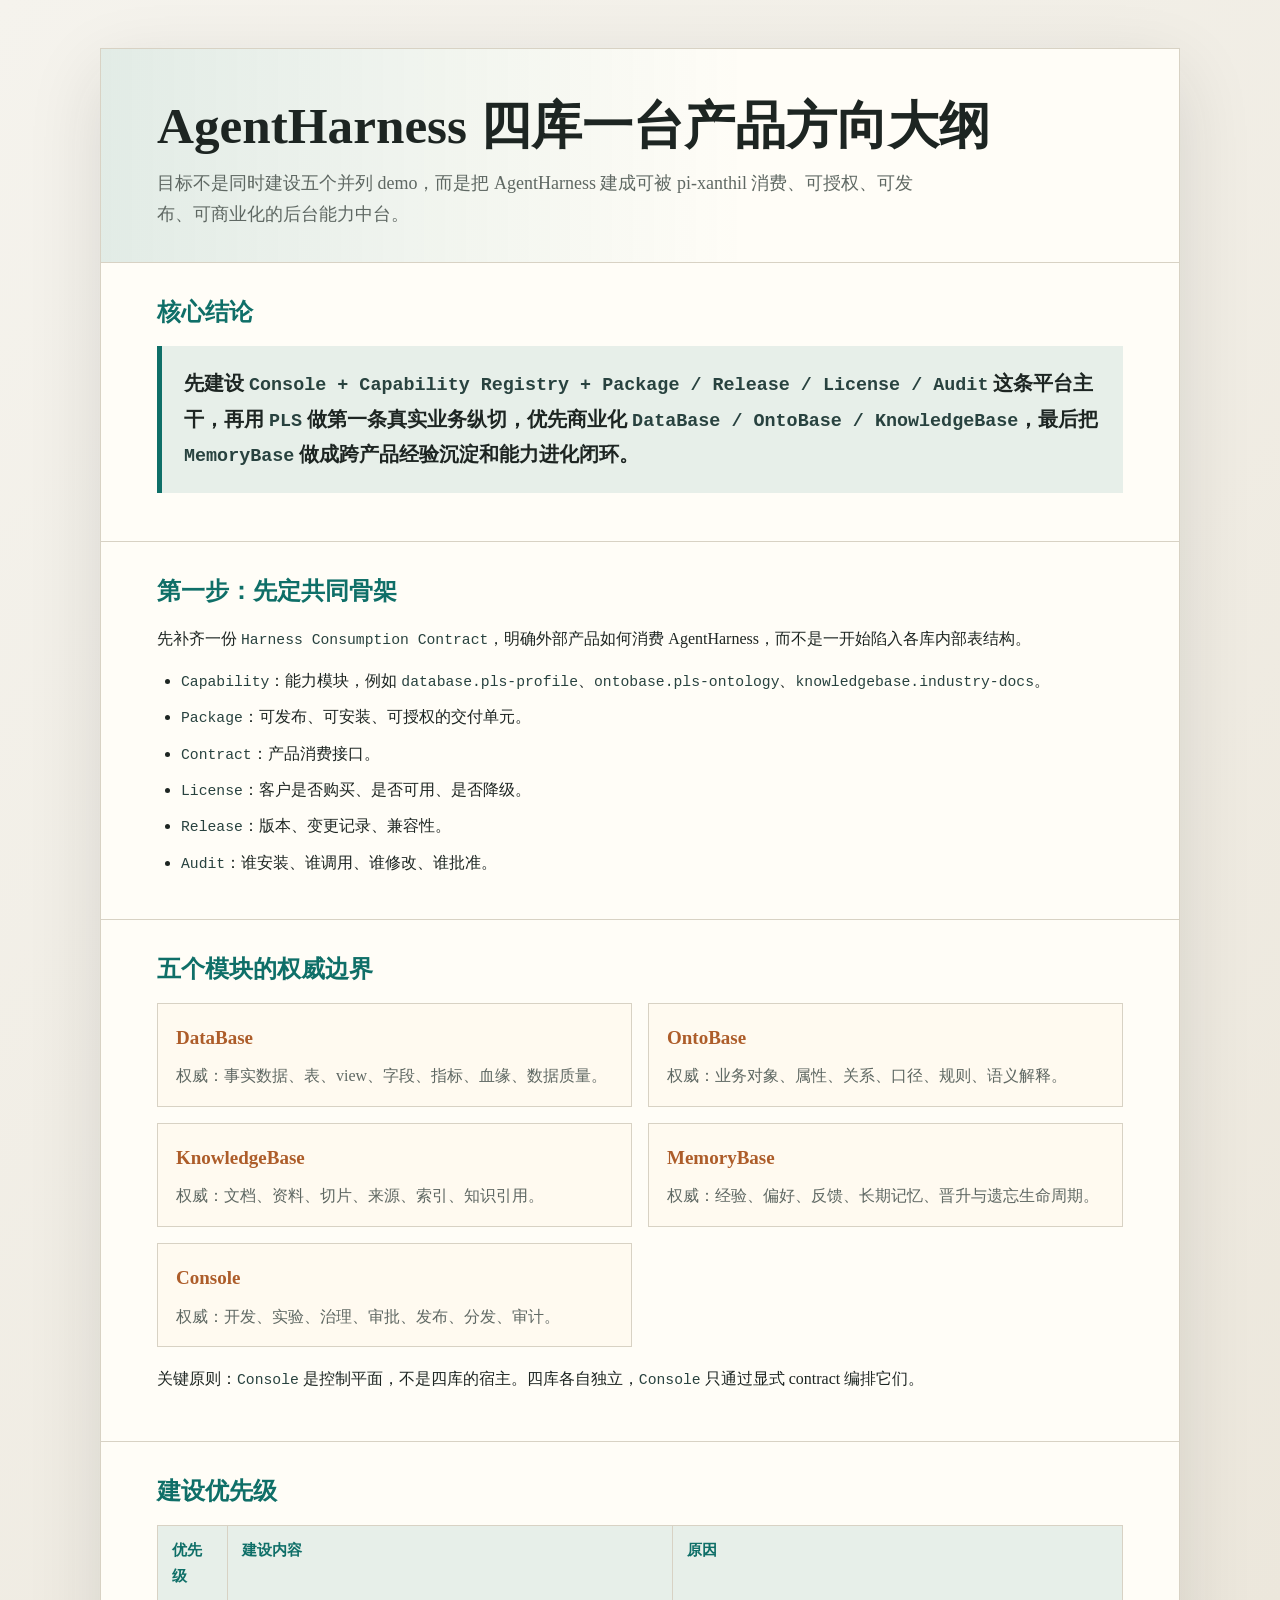
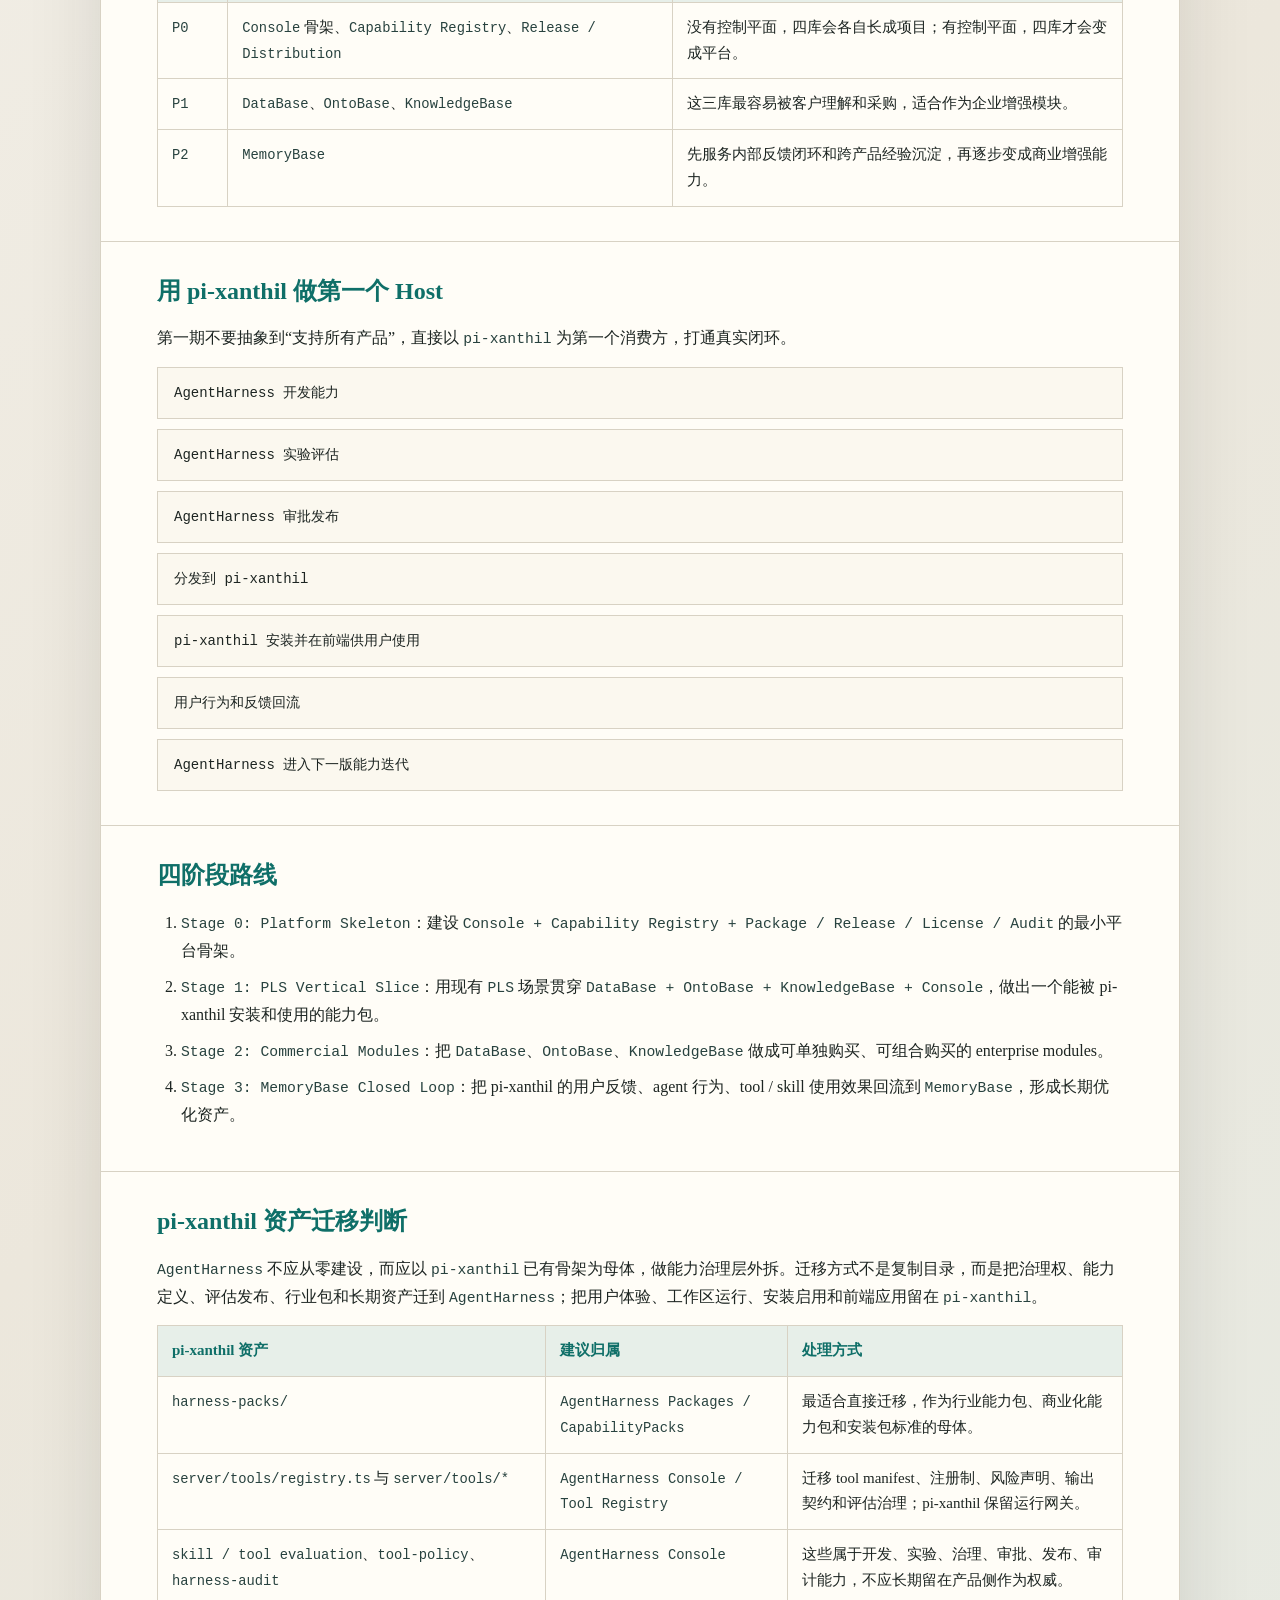
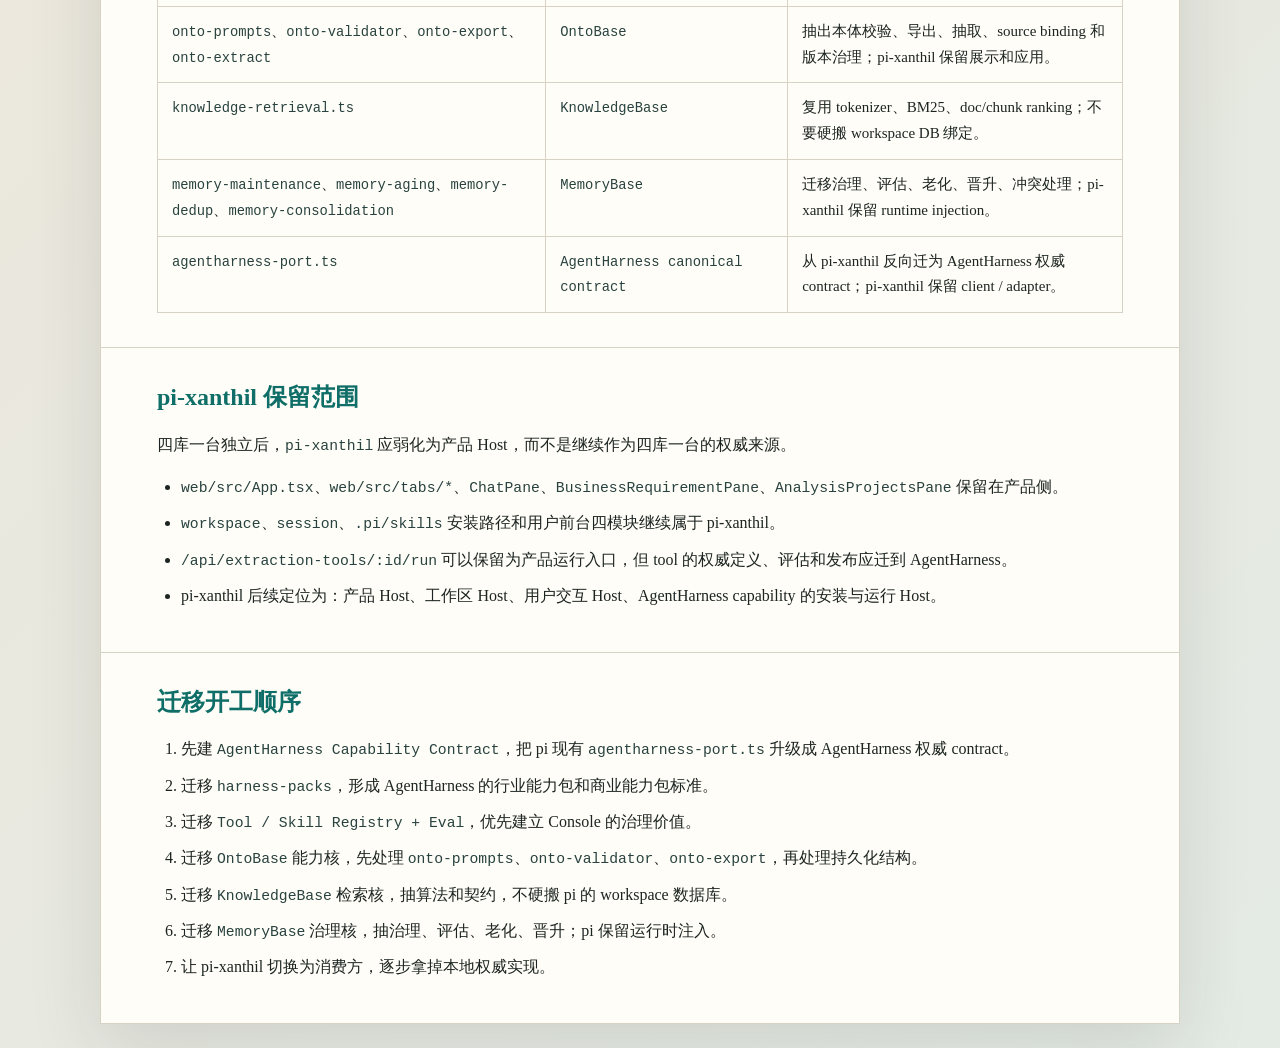
<file: docs/agentharness-four-bases-one-console-product-direction.html>
<!doctype html>
<html lang="zh-CN">
<head>
  <meta charset="utf-8">
  <meta name="viewport" content="width=device-width, initial-scale=1">
  <title>AgentHarness 四库一台产品方向大纲</title>
  <style>
    :root {
      color-scheme: light;
      --bg: #f5f3ed;
      --paper: #fffdf7;
      --ink: #1d2522;
      --muted: #5f6863;
      --line: #d8d2c4;
      --accent: #0f6f68;
      --accent-2: #ad5d2a;
      --soft: #e7efe9;
    }

    * {
      box-sizing: border-box;
    }

    body {
      margin: 0;
      background: linear-gradient(135deg, #f5f3ed 0%, #ece7dc 52%, #e4ebe5 100%);
      color: var(--ink);
      font-family: "Songti SC", "Noto Serif CJK SC", Georgia, serif;
      line-height: 1.72;
    }

    main {
      width: min(1080px, calc(100% - 40px));
      margin: 48px auto;
      background: var(--paper);
      border: 1px solid var(--line);
      box-shadow: 0 24px 70px rgba(29, 37, 34, 0.12);
    }

    header {
      padding: 48px 56px 32px;
      border-bottom: 1px solid var(--line);
      background:
        linear-gradient(90deg, rgba(15, 111, 104, 0.12), transparent 60%),
        var(--paper);
    }

    h1 {
      margin: 0 0 14px;
      font-size: clamp(32px, 4vw, 52px);
      line-height: 1.12;
      letter-spacing: 0;
    }

    .subtitle {
      margin: 0;
      max-width: 780px;
      color: var(--muted);
      font-size: 18px;
    }

    section {
      padding: 34px 56px;
      border-bottom: 1px solid var(--line);
    }

    section:last-child {
      border-bottom: 0;
    }

    h2 {
      margin: 0 0 18px;
      color: var(--accent);
      font-size: 24px;
      line-height: 1.28;
    }

    p {
      margin: 0 0 14px;
    }

    .statement {
      padding: 20px 22px;
      border-left: 5px solid var(--accent);
      background: var(--soft);
      font-size: 20px;
      font-weight: 700;
    }

    .grid {
      display: grid;
      grid-template-columns: repeat(2, minmax(0, 1fr));
      gap: 16px;
    }

    .module {
      padding: 18px 18px 16px;
      border: 1px solid var(--line);
      background: #fffaf0;
    }

    .module h3 {
      margin: 0 0 8px;
      font-size: 19px;
      color: var(--accent-2);
    }

    .module p {
      margin: 0;
      color: var(--muted);
    }

    ol,
    ul {
      margin: 0;
      padding-left: 24px;
    }

    li {
      margin: 8px 0;
    }

    .flow {
      display: grid;
      gap: 10px;
      margin-top: 14px;
    }

    .flow div {
      padding: 13px 16px;
      border: 1px solid var(--line);
      background: #fbf8ef;
      font-family: "SFMono-Regular", Consolas, monospace;
      font-size: 14px;
    }

    table {
      width: 100%;
      border-collapse: collapse;
      margin-top: 14px;
      font-size: 15px;
    }

    th,
    td {
      padding: 12px 14px;
      border: 1px solid var(--line);
      text-align: left;
      vertical-align: top;
    }

    th {
      background: var(--soft);
      color: var(--accent);
    }

    code {
      font-family: "SFMono-Regular", Consolas, monospace;
      font-size: 0.92em;
      color: #28423f;
    }

    @media (max-width: 760px) {
      main {
        width: min(100% - 24px, 1080px);
        margin: 20px auto;
      }

      header,
      section {
        padding: 26px 22px;
      }

      .grid {
        grid-template-columns: 1fr;
      }
    }
  </style>
</head>
<body>
  <main>
    <header>
      <h1>AgentHarness 四库一台产品方向大纲</h1>
      <p class="subtitle">目标不是同时建设五个并列 demo，而是把 AgentHarness 建成可被 pi-xanthil 消费、可授权、可发布、可商业化的后台能力中台。</p>
    </header>

    <section>
      <h2>核心结论</h2>
      <p class="statement">先建设 <code>Console + Capability Registry + Package / Release / License / Audit</code> 这条平台主干，再用 <code>PLS</code> 做第一条真实业务纵切，优先商业化 <code>DataBase / OntoBase / KnowledgeBase</code>，最后把 <code>MemoryBase</code> 做成跨产品经验沉淀和能力进化闭环。</p>
    </section>

    <section>
      <h2>第一步：先定共同骨架</h2>
      <p>先补齐一份 <code>Harness Consumption Contract</code>，明确外部产品如何消费 AgentHarness，而不是一开始陷入各库内部表结构。</p>
      <ul>
        <li><code>Capability</code>：能力模块，例如 <code>database.pls-profile</code>、<code>ontobase.pls-ontology</code>、<code>knowledgebase.industry-docs</code>。</li>
        <li><code>Package</code>：可发布、可安装、可授权的交付单元。</li>
        <li><code>Contract</code>：产品消费接口。</li>
        <li><code>License</code>：客户是否购买、是否可用、是否降级。</li>
        <li><code>Release</code>：版本、变更记录、兼容性。</li>
        <li><code>Audit</code>：谁安装、谁调用、谁修改、谁批准。</li>
      </ul>
    </section>

    <section>
      <h2>五个模块的权威边界</h2>
      <div class="grid">
        <div class="module">
          <h3>DataBase</h3>
          <p>权威：事实数据、表、view、字段、指标、血缘、数据质量。</p>
        </div>
        <div class="module">
          <h3>OntoBase</h3>
          <p>权威：业务对象、属性、关系、口径、规则、语义解释。</p>
        </div>
        <div class="module">
          <h3>KnowledgeBase</h3>
          <p>权威：文档、资料、切片、来源、索引、知识引用。</p>
        </div>
        <div class="module">
          <h3>MemoryBase</h3>
          <p>权威：经验、偏好、反馈、长期记忆、晋升与遗忘生命周期。</p>
        </div>
        <div class="module">
          <h3>Console</h3>
          <p>权威：开发、实验、治理、审批、发布、分发、审计。</p>
        </div>
      </div>
      <p style="margin-top: 18px;">关键原则：<code>Console</code> 是控制平面，不是四库的宿主。四库各自独立，<code>Console</code> 只通过显式 contract 编排它们。</p>
    </section>

    <section>
      <h2>建设优先级</h2>
      <table>
        <thead>
          <tr>
            <th>优先级</th>
            <th>建设内容</th>
            <th>原因</th>
          </tr>
        </thead>
        <tbody>
          <tr>
            <td><code>P0</code></td>
            <td><code>Console</code> 骨架、<code>Capability Registry</code>、<code>Release / Distribution</code></td>
            <td>没有控制平面，四库会各自长成项目；有控制平面，四库才会变成平台。</td>
          </tr>
          <tr>
            <td><code>P1</code></td>
            <td><code>DataBase</code>、<code>OntoBase</code>、<code>KnowledgeBase</code></td>
            <td>这三库最容易被客户理解和采购，适合作为企业增强模块。</td>
          </tr>
          <tr>
            <td><code>P2</code></td>
            <td><code>MemoryBase</code></td>
            <td>先服务内部反馈闭环和跨产品经验沉淀，再逐步变成商业增强能力。</td>
          </tr>
        </tbody>
      </table>
    </section>

    <section>
      <h2>用 pi-xanthil 做第一个 Host</h2>
      <p>第一期不要抽象到“支持所有产品”，直接以 <code>pi-xanthil</code> 为第一个消费方，打通真实闭环。</p>
      <div class="flow">
        <div>AgentHarness 开发能力</div>
        <div>AgentHarness 实验评估</div>
        <div>AgentHarness 审批发布</div>
        <div>分发到 pi-xanthil</div>
        <div>pi-xanthil 安装并在前端供用户使用</div>
        <div>用户行为和反馈回流</div>
        <div>AgentHarness 进入下一版能力迭代</div>
      </div>
    </section>

    <section>
      <h2>四阶段路线</h2>
      <ol>
        <li><code>Stage 0: Platform Skeleton</code>：建设 <code>Console + Capability Registry + Package / Release / License / Audit</code> 的最小平台骨架。</li>
        <li><code>Stage 1: PLS Vertical Slice</code>：用现有 <code>PLS</code> 场景贯穿 <code>DataBase + OntoBase + KnowledgeBase + Console</code>，做出一个能被 pi-xanthil 安装和使用的能力包。</li>
        <li><code>Stage 2: Commercial Modules</code>：把 <code>DataBase</code>、<code>OntoBase</code>、<code>KnowledgeBase</code> 做成可单独购买、可组合购买的 enterprise modules。</li>
        <li><code>Stage 3: MemoryBase Closed Loop</code>：把 pi-xanthil 的用户反馈、agent 行为、tool / skill 使用效果回流到 <code>MemoryBase</code>，形成长期优化资产。</li>
      </ol>
    </section>

    <section>
      <h2>pi-xanthil 资产迁移判断</h2>
      <p><code>AgentHarness</code> 不应从零建设，而应以 <code>pi-xanthil</code> 已有骨架为母体，做能力治理层外拆。迁移方式不是复制目录，而是把治理权、能力定义、评估发布、行业包和长期资产迁到 <code>AgentHarness</code>；把用户体验、工作区运行、安装启用和前端应用留在 <code>pi-xanthil</code>。</p>
      <table>
        <thead>
          <tr>
            <th>pi-xanthil 资产</th>
            <th>建议归属</th>
            <th>处理方式</th>
          </tr>
        </thead>
        <tbody>
          <tr>
            <td><code>harness-packs/</code></td>
            <td><code>AgentHarness Packages / CapabilityPacks</code></td>
            <td>最适合直接迁移，作为行业能力包、商业化能力包和安装包标准的母体。</td>
          </tr>
          <tr>
            <td><code>server/tools/registry.ts</code> 与 <code>server/tools/*</code></td>
            <td><code>AgentHarness Console / Tool Registry</code></td>
            <td>迁移 tool manifest、注册制、风险声明、输出契约和评估治理；pi-xanthil 保留运行网关。</td>
          </tr>
          <tr>
            <td><code>skill / tool evaluation</code>、<code>tool-policy</code>、<code>harness-audit</code></td>
            <td><code>AgentHarness Console</code></td>
            <td>这些属于开发、实验、治理、审批、发布、审计能力，不应长期留在产品侧作为权威。</td>
          </tr>
          <tr>
            <td><code>onto-prompts</code>、<code>onto-validator</code>、<code>onto-export</code>、<code>onto-extract</code></td>
            <td><code>OntoBase</code></td>
            <td>抽出本体校验、导出、抽取、source binding 和版本治理；pi-xanthil 保留展示和应用。</td>
          </tr>
          <tr>
            <td><code>knowledge-retrieval.ts</code></td>
            <td><code>KnowledgeBase</code></td>
            <td>复用 tokenizer、BM25、doc/chunk ranking；不要硬搬 workspace DB 绑定。</td>
          </tr>
          <tr>
            <td><code>memory-maintenance</code>、<code>memory-aging</code>、<code>memory-dedup</code>、<code>memory-consolidation</code></td>
            <td><code>MemoryBase</code></td>
            <td>迁移治理、评估、老化、晋升、冲突处理；pi-xanthil 保留 runtime injection。</td>
          </tr>
          <tr>
            <td><code>agentharness-port.ts</code></td>
            <td><code>AgentHarness canonical contract</code></td>
            <td>从 pi-xanthil 反向迁为 AgentHarness 权威 contract；pi-xanthil 保留 client / adapter。</td>
          </tr>
        </tbody>
      </table>
    </section>

    <section>
      <h2>pi-xanthil 保留范围</h2>
      <p>四库一台独立后，<code>pi-xanthil</code> 应弱化为产品 Host，而不是继续作为四库一台的权威来源。</p>
      <ul>
        <li><code>web/src/App.tsx</code>、<code>web/src/tabs/*</code>、<code>ChatPane</code>、<code>BusinessRequirementPane</code>、<code>AnalysisProjectsPane</code> 保留在产品侧。</li>
        <li><code>workspace</code>、<code>session</code>、<code>.pi/skills</code> 安装路径和用户前台四模块继续属于 pi-xanthil。</li>
        <li><code>/api/extraction-tools/:id/run</code> 可以保留为产品运行入口，但 tool 的权威定义、评估和发布应迁到 AgentHarness。</li>
        <li>pi-xanthil 后续定位为：产品 Host、工作区 Host、用户交互 Host、AgentHarness capability 的安装与运行 Host。</li>
      </ul>
    </section>

    <section>
      <h2>迁移开工顺序</h2>
      <ol>
        <li>先建 <code>AgentHarness Capability Contract</code>，把 pi 现有 <code>agentharness-port.ts</code> 升级成 AgentHarness 权威 contract。</li>
        <li>迁移 <code>harness-packs</code>，形成 AgentHarness 的行业能力包和商业能力包标准。</li>
        <li>迁移 <code>Tool / Skill Registry + Eval</code>，优先建立 Console 的治理价值。</li>
        <li>迁移 <code>OntoBase</code> 能力核，先处理 <code>onto-prompts</code>、<code>onto-validator</code>、<code>onto-export</code>，再处理持久化结构。</li>
        <li>迁移 <code>KnowledgeBase</code> 检索核，抽算法和契约，不硬搬 pi 的 workspace 数据库。</li>
        <li>迁移 <code>MemoryBase</code> 治理核，抽治理、评估、老化、晋升；pi 保留运行时注入。</li>
        <li>让 pi-xanthil 切换为消费方，逐步拿掉本地权威实现。</li>
      </ol>
    </section>
  </main>
</body>
</html>
</file>
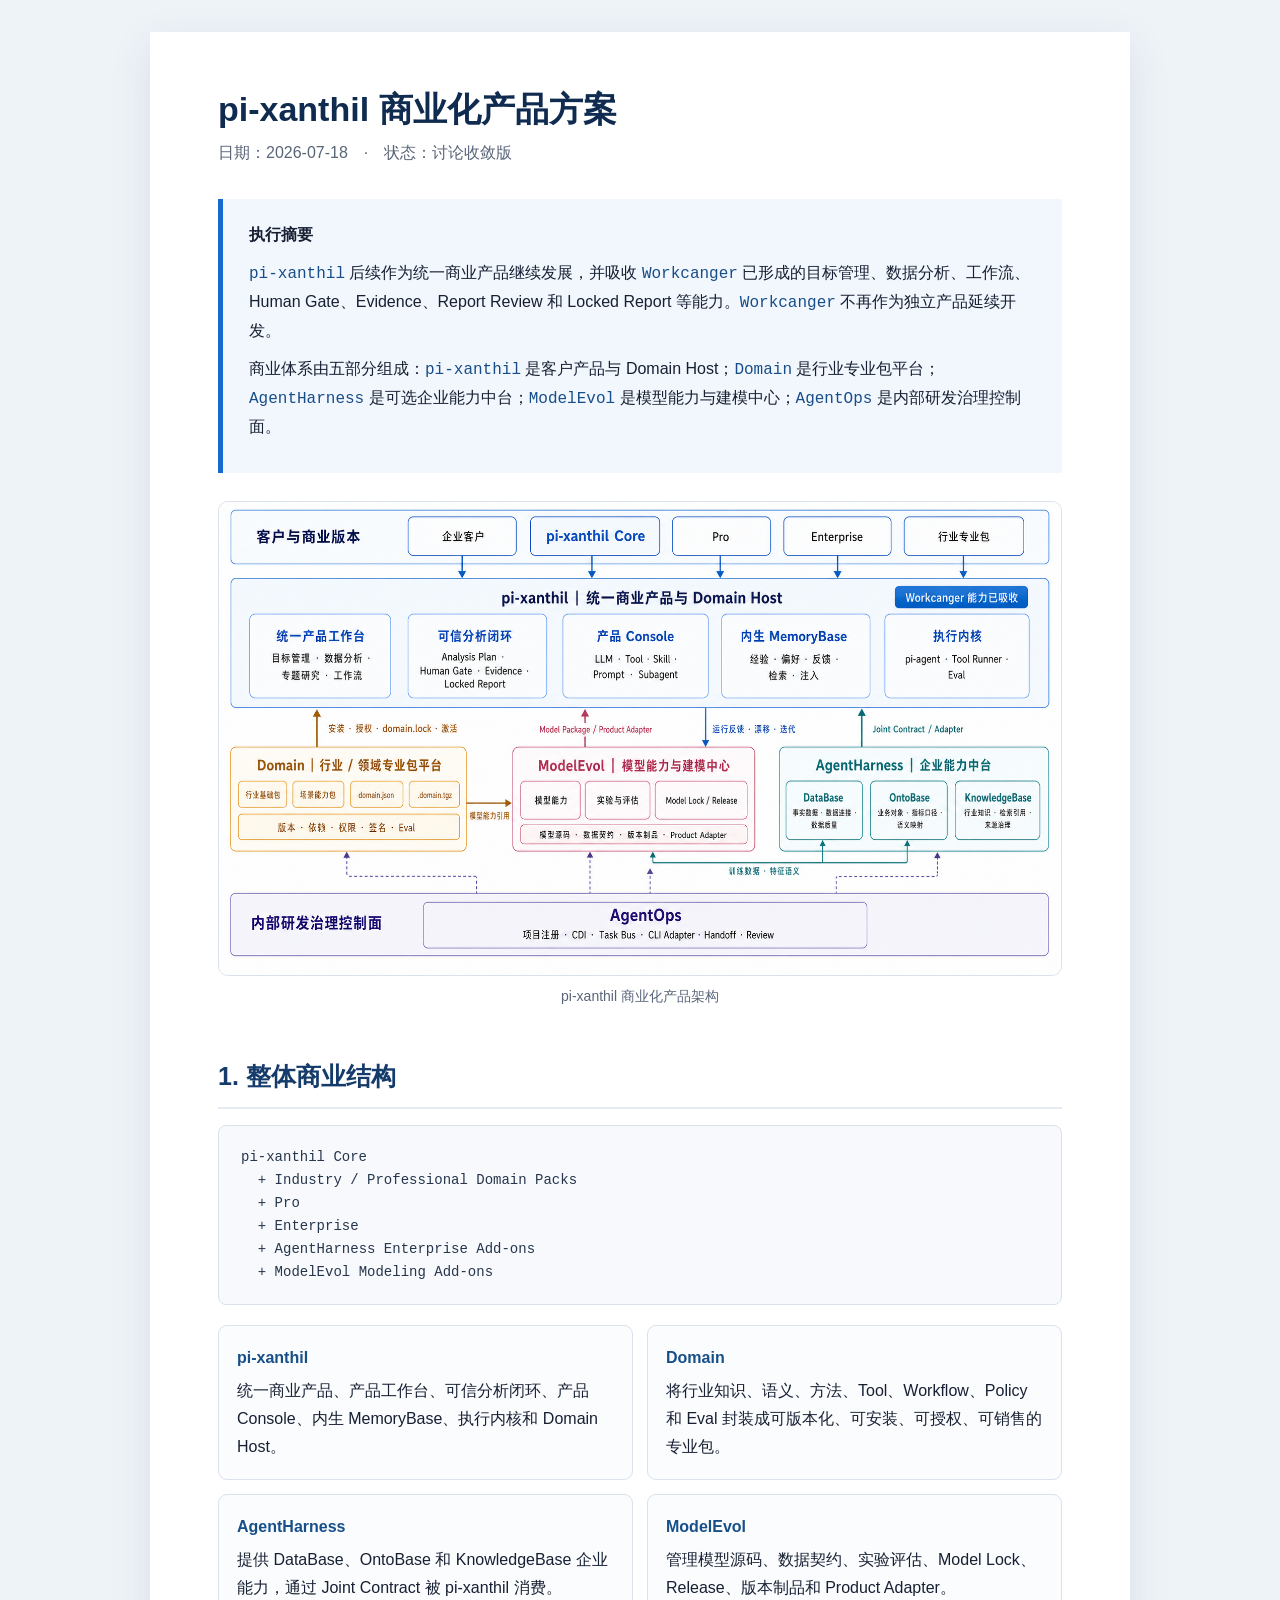
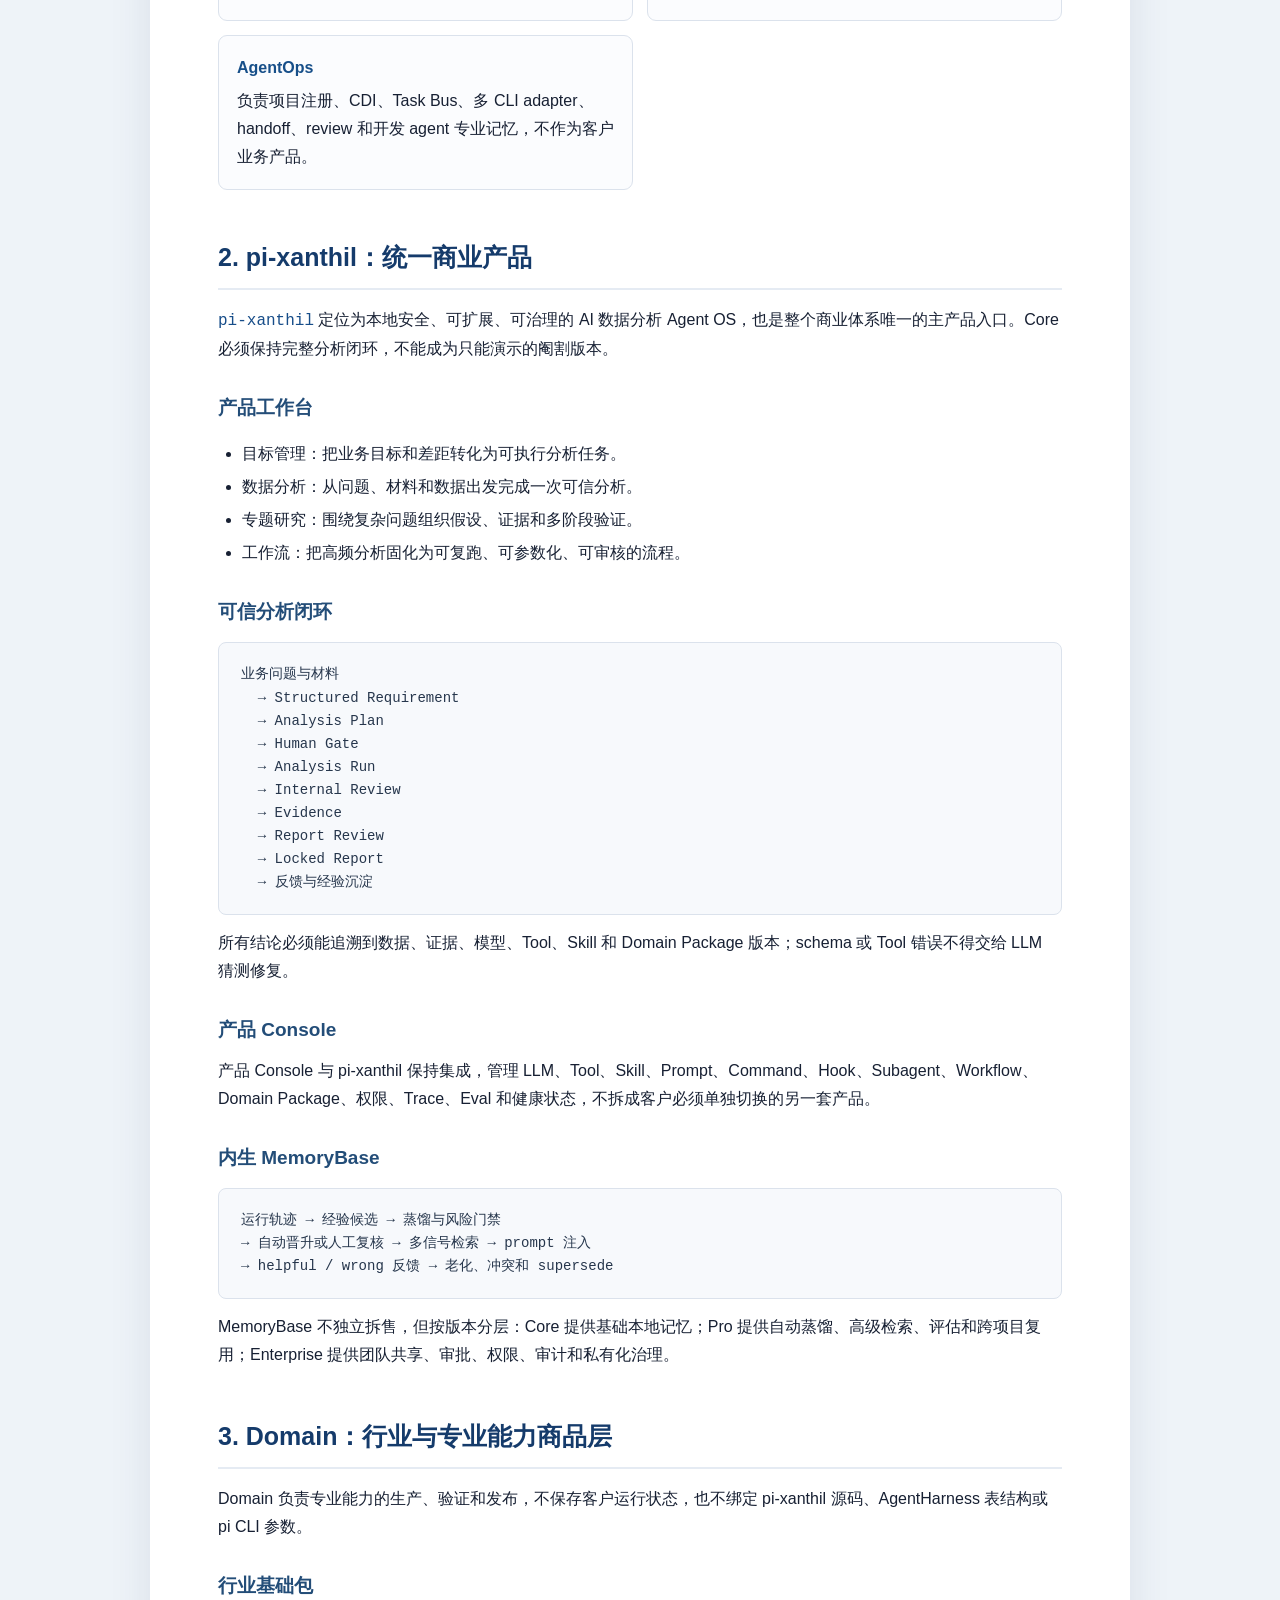
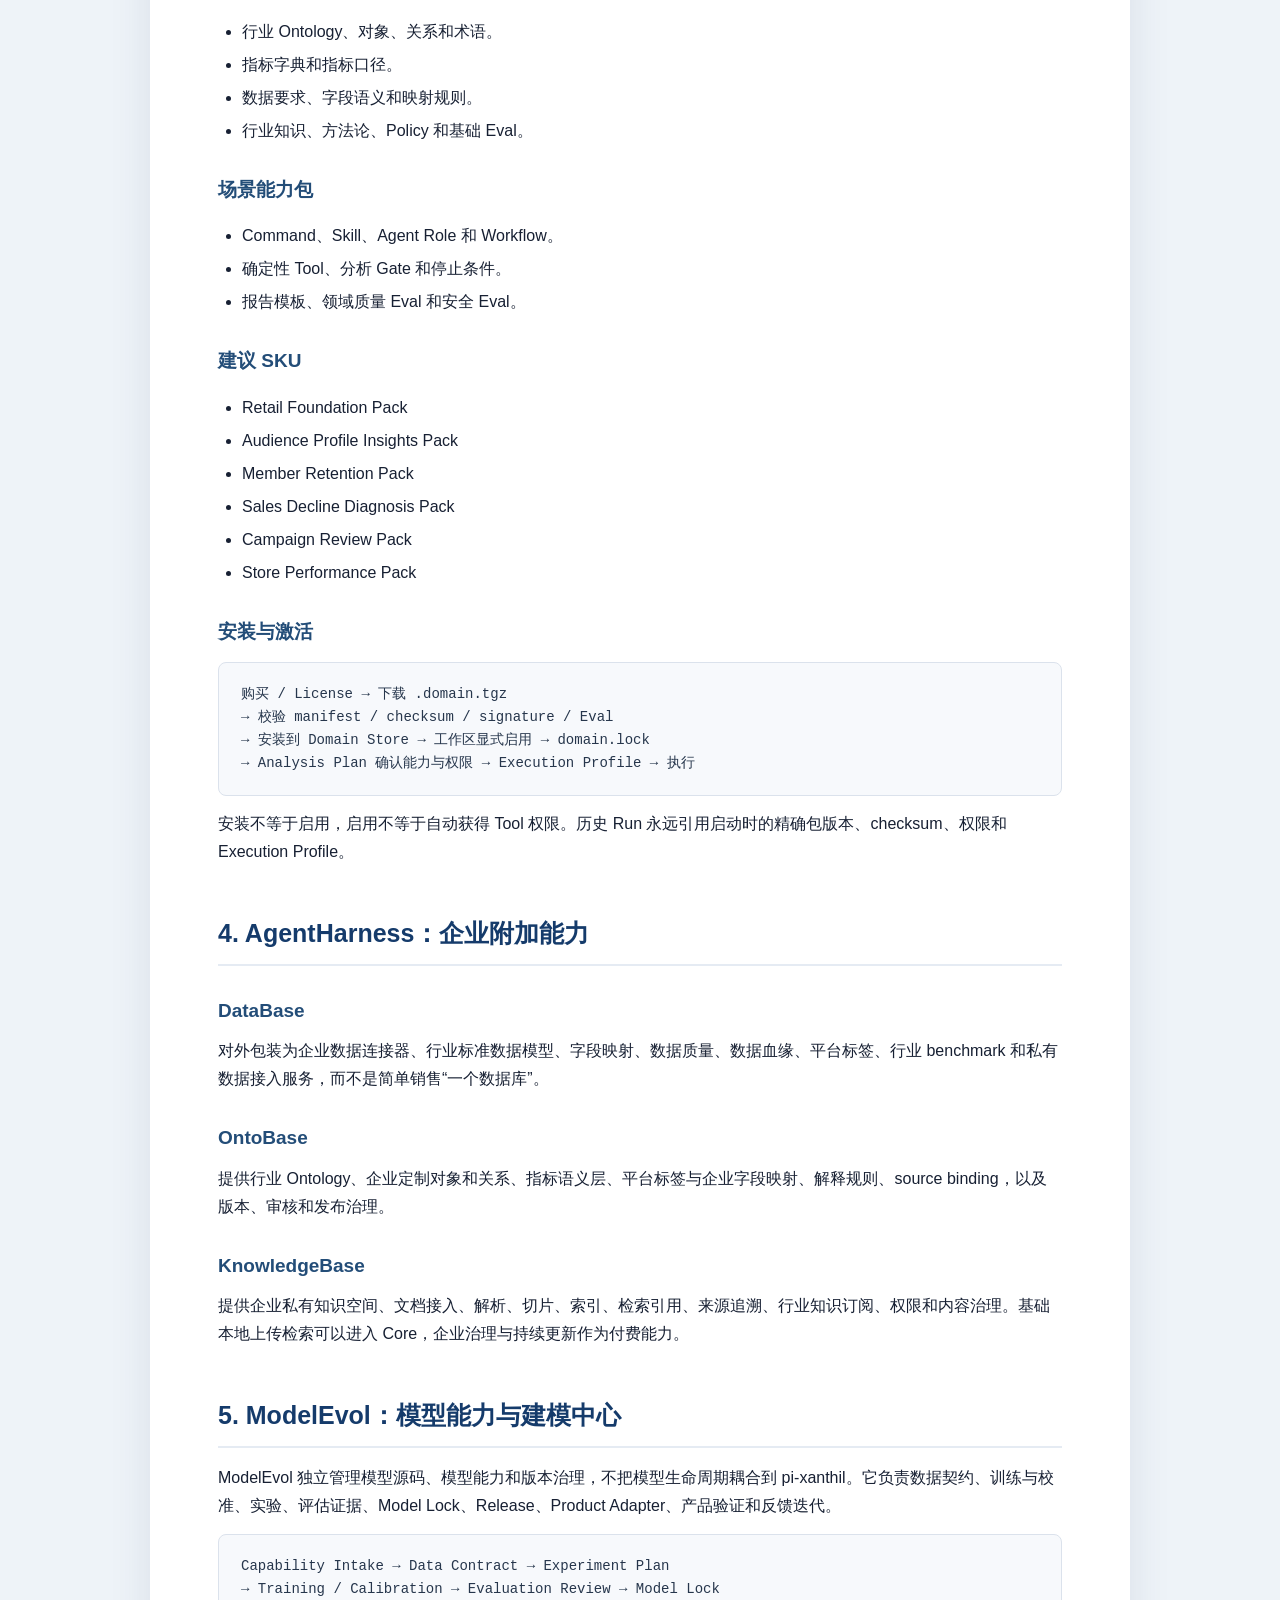
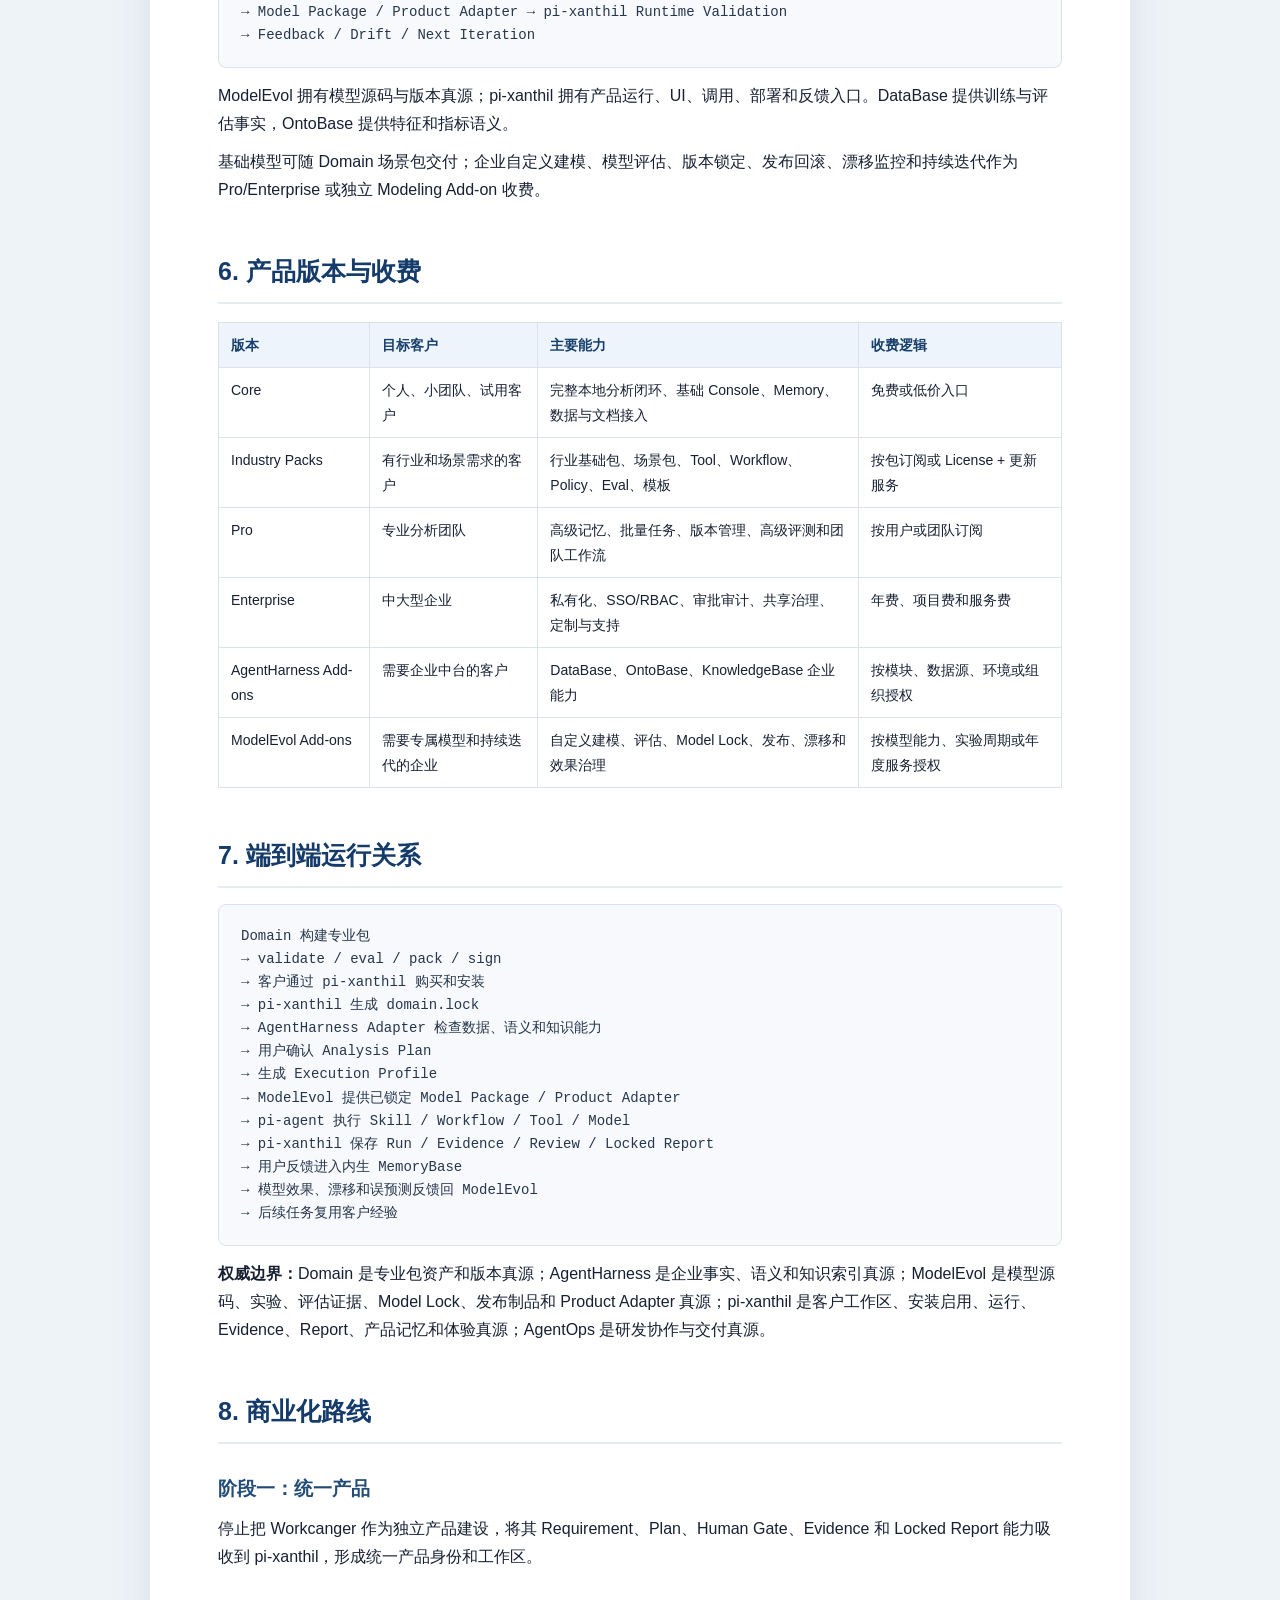
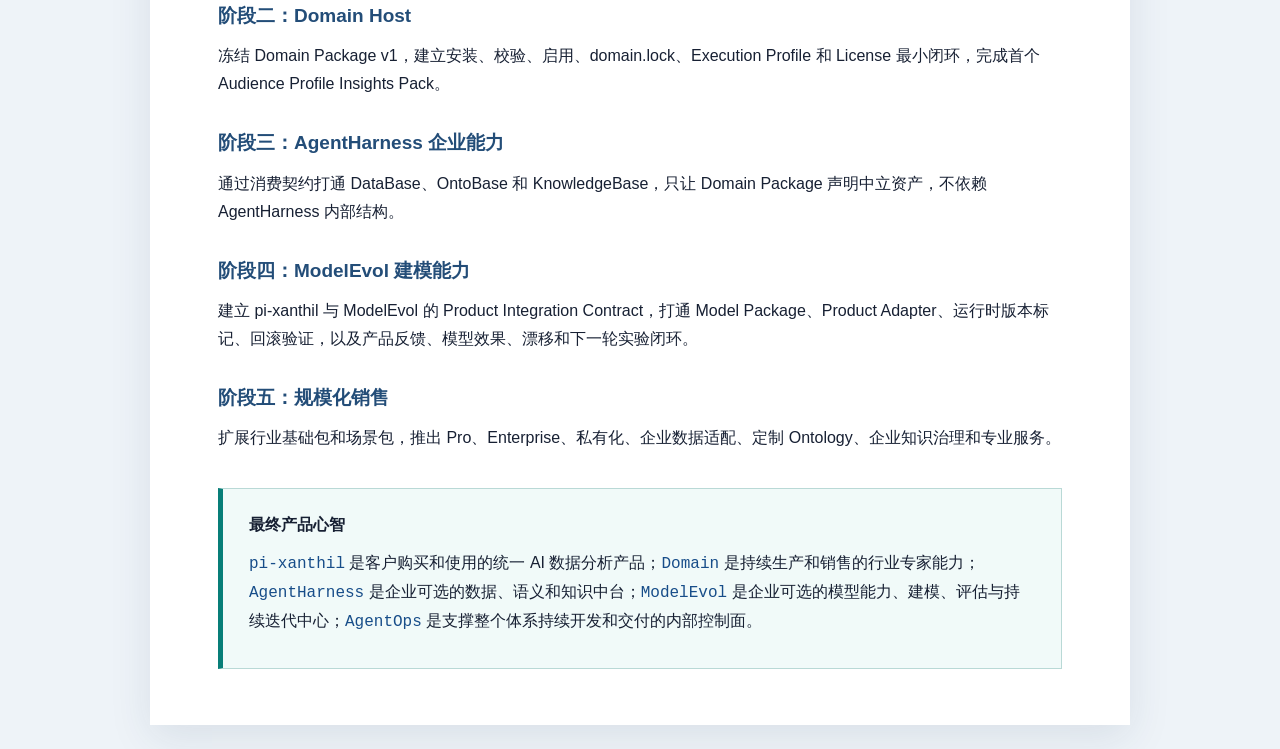
<file: docs/pi-xanthil-commercial-product-plan.html>
<!doctype html>
<html lang="zh-CN">
<head>
  <meta charset="utf-8">
  <meta name="viewport" content="width=device-width, initial-scale=1">
  <title>pi-xanthil 商业化产品方案</title>
  <style>
    :root { color-scheme: light; --ink:#172033; --muted:#596579; --line:#dbe2ec; --blue:#1769d2; --soft:#f5f8fc; --teal:#087e78; --amber:#9a5b00; }
    * { box-sizing: border-box; }
    body { margin:0; background:#eef3f8; color:var(--ink); font:16px/1.75 -apple-system,BlinkMacSystemFont,"Segoe UI","PingFang SC","Microsoft YaHei",sans-serif; }
    main { max-width:980px; margin:32px auto; padding:56px 68px; background:#fff; box-shadow:0 12px 40px rgba(30,55,85,.10); }
    h1 { margin:0 0 8px; font-size:34px; line-height:1.25; color:#102b50; }
    h2 { margin:46px 0 16px; padding-bottom:8px; border-bottom:2px solid #e5ebf3; font-size:25px; color:#153b6b; }
    h3 { margin:28px 0 10px; font-size:19px; color:#234d78; }
    p { margin:10px 0; }
    ul { padding-left:24px; }
    li { margin:5px 0; }
    .meta { color:var(--muted); margin-bottom:32px; }
    .summary { padding:22px 26px; background:#f2f7fd; border-left:5px solid var(--blue); }
    figure { margin:28px 0 38px; }
    figure img { display:block; width:100%; height:auto; border:1px solid var(--line); border-radius:10px; }
    figcaption { margin-top:8px; color:var(--muted); font-size:14px; text-align:center; }
    pre { overflow:auto; padding:20px 22px; border:1px solid var(--line); border-radius:8px; background:#f7f9fc; color:#26364c; font:14px/1.65 ui-monospace,SFMono-Regular,Menlo,Consolas,monospace; white-space:pre-wrap; }
    code { font-family:ui-monospace,SFMono-Regular,Menlo,Consolas,monospace; color:#174d89; }
    table { width:100%; border-collapse:collapse; margin:18px 0; font-size:14px; }
    th,td { border:1px solid var(--line); padding:10px 12px; text-align:left; vertical-align:top; }
    th { background:#eef4fb; color:#173f6b; }
    .roles { display:grid; grid-template-columns:repeat(2,minmax(0,1fr)); gap:14px; margin:20px 0; }
    .role { padding:18px; border:1px solid var(--line); border-radius:9px; background:#fbfcfe; }
    .role strong { display:block; margin-bottom:5px; color:#174f89; }
    .final { margin-top:36px; padding:22px 26px; border:1px solid #b9d9d6; border-left:5px solid var(--teal); background:#f1faf9; }
    @media (max-width:720px) { main { margin:0; padding:30px 22px; } .roles { grid-template-columns:1fr; } h1{font-size:28px;} }
    @media print { body{background:#fff;} main{max-width:none;margin:0;padding:24px;box-shadow:none;} }
  </style>
</head>
<body>
<main>
  <h1>pi-xanthil 商业化产品方案</h1>
  <div class="meta">日期：2026-07-18　·　状态：讨论收敛版</div>

  <section class="summary">
    <strong>执行摘要</strong>
    <p><code>pi-xanthil</code> 后续作为统一商业产品继续发展，并吸收 <code>Workcanger</code> 已形成的目标管理、数据分析、工作流、Human Gate、Evidence、Report Review 和 Locked Report 等能力。<code>Workcanger</code> 不再作为独立产品延续开发。</p>
    <p>商业体系由五部分组成：<code>pi-xanthil</code> 是客户产品与 Domain Host；<code>Domain</code> 是行业专业包平台；<code>AgentHarness</code> 是可选企业能力中台；<code>ModelEvol</code> 是模型能力与建模中心；<code>AgentOps</code> 是内部研发治理控制面。</p>
  </section>

  <figure>
    <img src="pi-xanthil-commercial-architecture.png" alt="pi-xanthil 商业化产品架构图，展示 pi-xanthil、Domain、ModelEvol、AgentHarness 与 AgentOps 的关系">
    <figcaption>pi-xanthil 商业化产品架构</figcaption>
  </figure>

  <h2>1. 整体商业结构</h2>
  <pre>pi-xanthil Core
  + Industry / Professional Domain Packs
  + Pro
  + Enterprise
  + AgentHarness Enterprise Add-ons
  + ModelEvol Modeling Add-ons</pre>
  <div class="roles">
    <div class="role"><strong>pi-xanthil</strong>统一商业产品、产品工作台、可信分析闭环、产品 Console、内生 MemoryBase、执行内核和 Domain Host。</div>
    <div class="role"><strong>Domain</strong>将行业知识、语义、方法、Tool、Workflow、Policy 和 Eval 封装成可版本化、可安装、可授权、可销售的专业包。</div>
    <div class="role"><strong>AgentHarness</strong>提供 DataBase、OntoBase 和 KnowledgeBase 企业能力，通过 Joint Contract 被 pi-xanthil 消费。</div>
    <div class="role"><strong>ModelEvol</strong>管理模型源码、数据契约、实验评估、Model Lock、Release、版本制品和 Product Adapter。</div>
    <div class="role"><strong>AgentOps</strong>负责项目注册、CDI、Task Bus、多 CLI adapter、handoff、review 和开发 agent 专业记忆，不作为客户业务产品。</div>
  </div>

  <h2>2. pi-xanthil：统一商业产品</h2>
  <p><code>pi-xanthil</code> 定位为本地安全、可扩展、可治理的 AI 数据分析 Agent OS，也是整个商业体系唯一的主产品入口。Core 必须保持完整分析闭环，不能成为只能演示的阉割版本。</p>
  <h3>产品工作台</h3>
  <ul><li>目标管理：把业务目标和差距转化为可执行分析任务。</li><li>数据分析：从问题、材料和数据出发完成一次可信分析。</li><li>专题研究：围绕复杂问题组织假设、证据和多阶段验证。</li><li>工作流：把高频分析固化为可复跑、可参数化、可审核的流程。</li></ul>
  <h3>可信分析闭环</h3>
  <pre>业务问题与材料
  → Structured Requirement
  → Analysis Plan
  → Human Gate
  → Analysis Run
  → Internal Review
  → Evidence
  → Report Review
  → Locked Report
  → 反馈与经验沉淀</pre>
  <p>所有结论必须能追溯到数据、证据、模型、Tool、Skill 和 Domain Package 版本；schema 或 Tool 错误不得交给 LLM 猜测修复。</p>
  <h3>产品 Console</h3>
  <p>产品 Console 与 pi-xanthil 保持集成，管理 LLM、Tool、Skill、Prompt、Command、Hook、Subagent、Workflow、Domain Package、权限、Trace、Eval 和健康状态，不拆成客户必须单独切换的另一套产品。</p>
  <h3>内生 MemoryBase</h3>
  <pre>运行轨迹 → 经验候选 → 蒸馏与风险门禁
→ 自动晋升或人工复核 → 多信号检索 → prompt 注入
→ helpful / wrong 反馈 → 老化、冲突和 supersede</pre>
  <p>MemoryBase 不独立拆售，但按版本分层：Core 提供基础本地记忆；Pro 提供自动蒸馏、高级检索、评估和跨项目复用；Enterprise 提供团队共享、审批、权限、审计和私有化治理。</p>

  <h2>3. Domain：行业与专业能力商品层</h2>
  <p>Domain 负责专业能力的生产、验证和发布，不保存客户运行状态，也不绑定 pi-xanthil 源码、AgentHarness 表结构或 pi CLI 参数。</p>
  <h3>行业基础包</h3>
  <ul><li>行业 Ontology、对象、关系和术语。</li><li>指标字典和指标口径。</li><li>数据要求、字段语义和映射规则。</li><li>行业知识、方法论、Policy 和基础 Eval。</li></ul>
  <h3>场景能力包</h3>
  <ul><li>Command、Skill、Agent Role 和 Workflow。</li><li>确定性 Tool、分析 Gate 和停止条件。</li><li>报告模板、领域质量 Eval 和安全 Eval。</li></ul>
  <h3>建议 SKU</h3>
  <ul><li>Retail Foundation Pack</li><li>Audience Profile Insights Pack</li><li>Member Retention Pack</li><li>Sales Decline Diagnosis Pack</li><li>Campaign Review Pack</li><li>Store Performance Pack</li></ul>
  <h3>安装与激活</h3>
  <pre>购买 / License → 下载 .domain.tgz
→ 校验 manifest / checksum / signature / Eval
→ 安装到 Domain Store → 工作区显式启用 → domain.lock
→ Analysis Plan 确认能力与权限 → Execution Profile → 执行</pre>
  <p>安装不等于启用，启用不等于自动获得 Tool 权限。历史 Run 永远引用启动时的精确包版本、checksum、权限和 Execution Profile。</p>

  <h2>4. AgentHarness：企业附加能力</h2>
  <h3>DataBase</h3>
  <p>对外包装为企业数据连接器、行业标准数据模型、字段映射、数据质量、数据血缘、平台标签、行业 benchmark 和私有数据接入服务，而不是简单销售“一个数据库”。</p>
  <h3>OntoBase</h3>
  <p>提供行业 Ontology、企业定制对象和关系、指标语义层、平台标签与企业字段映射、解释规则、source binding，以及版本、审核和发布治理。</p>
  <h3>KnowledgeBase</h3>
  <p>提供企业私有知识空间、文档接入、解析、切片、索引、检索引用、来源追溯、行业知识订阅、权限和内容治理。基础本地上传检索可以进入 Core，企业治理与持续更新作为付费能力。</p>

  <h2>5. ModelEvol：模型能力与建模中心</h2>
  <p>ModelEvol 独立管理模型源码、模型能力和版本治理，不把模型生命周期耦合到 pi-xanthil。它负责数据契约、训练与校准、实验、评估证据、Model Lock、Release、Product Adapter、产品验证和反馈迭代。</p>
  <pre>Capability Intake → Data Contract → Experiment Plan
→ Training / Calibration → Evaluation Review → Model Lock
→ Model Package / Product Adapter → pi-xanthil Runtime Validation
→ Feedback / Drift / Next Iteration</pre>
  <p>ModelEvol 拥有模型源码与版本真源；pi-xanthil 拥有产品运行、UI、调用、部署和反馈入口。DataBase 提供训练与评估事实，OntoBase 提供特征和指标语义。</p>
  <p>基础模型可随 Domain 场景包交付；企业自定义建模、模型评估、版本锁定、发布回滚、漂移监控和持续迭代作为 Pro/Enterprise 或独立 Modeling Add-on 收费。</p>

  <h2>6. 产品版本与收费</h2>
  <table><thead><tr><th>版本</th><th>目标客户</th><th>主要能力</th><th>收费逻辑</th></tr></thead><tbody>
    <tr><td>Core</td><td>个人、小团队、试用客户</td><td>完整本地分析闭环、基础 Console、Memory、数据与文档接入</td><td>免费或低价入口</td></tr>
    <tr><td>Industry Packs</td><td>有行业和场景需求的客户</td><td>行业基础包、场景包、Tool、Workflow、Policy、Eval、模板</td><td>按包订阅或 License + 更新服务</td></tr>
    <tr><td>Pro</td><td>专业分析团队</td><td>高级记忆、批量任务、版本管理、高级评测和团队工作流</td><td>按用户或团队订阅</td></tr>
    <tr><td>Enterprise</td><td>中大型企业</td><td>私有化、SSO/RBAC、审批审计、共享治理、定制与支持</td><td>年费、项目费和服务费</td></tr>
    <tr><td>AgentHarness Add-ons</td><td>需要企业中台的客户</td><td>DataBase、OntoBase、KnowledgeBase 企业能力</td><td>按模块、数据源、环境或组织授权</td></tr>
    <tr><td>ModelEvol Add-ons</td><td>需要专属模型和持续迭代的企业</td><td>自定义建模、评估、Model Lock、发布、漂移和效果治理</td><td>按模型能力、实验周期或年度服务授权</td></tr>
  </tbody></table>

  <h2>7. 端到端运行关系</h2>
  <pre>Domain 构建专业包
→ validate / eval / pack / sign
→ 客户通过 pi-xanthil 购买和安装
→ pi-xanthil 生成 domain.lock
→ AgentHarness Adapter 检查数据、语义和知识能力
→ 用户确认 Analysis Plan
→ 生成 Execution Profile
→ ModelEvol 提供已锁定 Model Package / Product Adapter
→ pi-agent 执行 Skill / Workflow / Tool / Model
→ pi-xanthil 保存 Run / Evidence / Review / Locked Report
→ 用户反馈进入内生 MemoryBase
→ 模型效果、漂移和误预测反馈回 ModelEvol
→ 后续任务复用客户经验</pre>
  <p><strong>权威边界：</strong>Domain 是专业包资产和版本真源；AgentHarness 是企业事实、语义和知识索引真源；ModelEvol 是模型源码、实验、评估证据、Model Lock、发布制品和 Product Adapter 真源；pi-xanthil 是客户工作区、安装启用、运行、Evidence、Report、产品记忆和体验真源；AgentOps 是研发协作与交付真源。</p>

  <h2>8. 商业化路线</h2>
  <h3>阶段一：统一产品</h3>
  <p>停止把 Workcanger 作为独立产品建设，将其 Requirement、Plan、Human Gate、Evidence 和 Locked Report 能力吸收到 pi-xanthil，形成统一产品身份和工作区。</p>
  <h3>阶段二：Domain Host</h3>
  <p>冻结 Domain Package v1，建立安装、校验、启用、domain.lock、Execution Profile 和 License 最小闭环，完成首个 Audience Profile Insights Pack。</p>
  <h3>阶段三：AgentHarness 企业能力</h3>
  <p>通过消费契约打通 DataBase、OntoBase 和 KnowledgeBase，只让 Domain Package 声明中立资产，不依赖 AgentHarness 内部结构。</p>
  <h3>阶段四：ModelEvol 建模能力</h3>
  <p>建立 pi-xanthil 与 ModelEvol 的 Product Integration Contract，打通 Model Package、Product Adapter、运行时版本标记、回滚验证，以及产品反馈、模型效果、漂移和下一轮实验闭环。</p>
  <h3>阶段五：规模化销售</h3>
  <p>扩展行业基础包和场景包，推出 Pro、Enterprise、私有化、企业数据适配、定制 Ontology、企业知识治理和专业服务。</p>

  <section class="final">
    <strong>最终产品心智</strong>
    <p><code>pi-xanthil</code> 是客户购买和使用的统一 AI 数据分析产品；<code>Domain</code> 是持续生产和销售的行业专家能力；<code>AgentHarness</code> 是企业可选的数据、语义和知识中台；<code>ModelEvol</code> 是企业可选的模型能力、建模、评估与持续迭代中心；<code>AgentOps</code> 是支撑整个体系持续开发和交付的内部控制面。</p>
  </section>
</main>
</body>
</html>
</file>
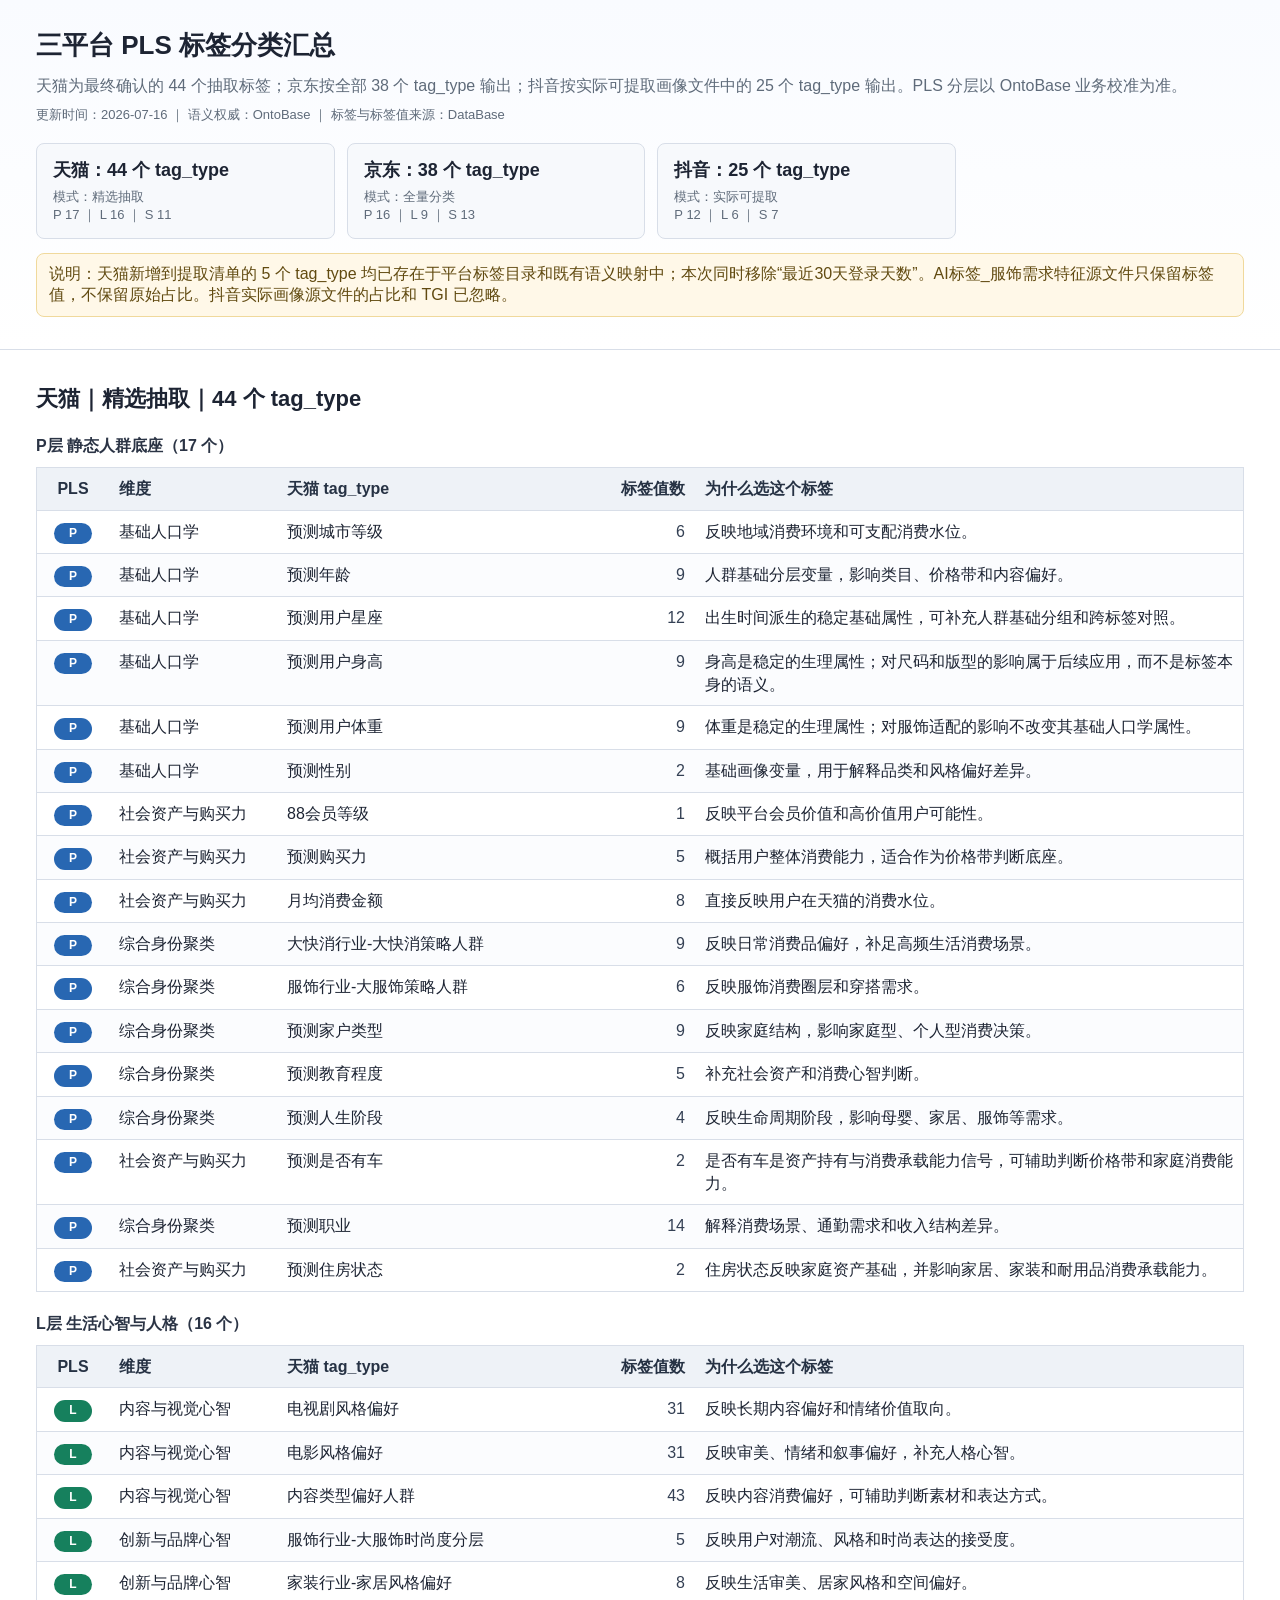
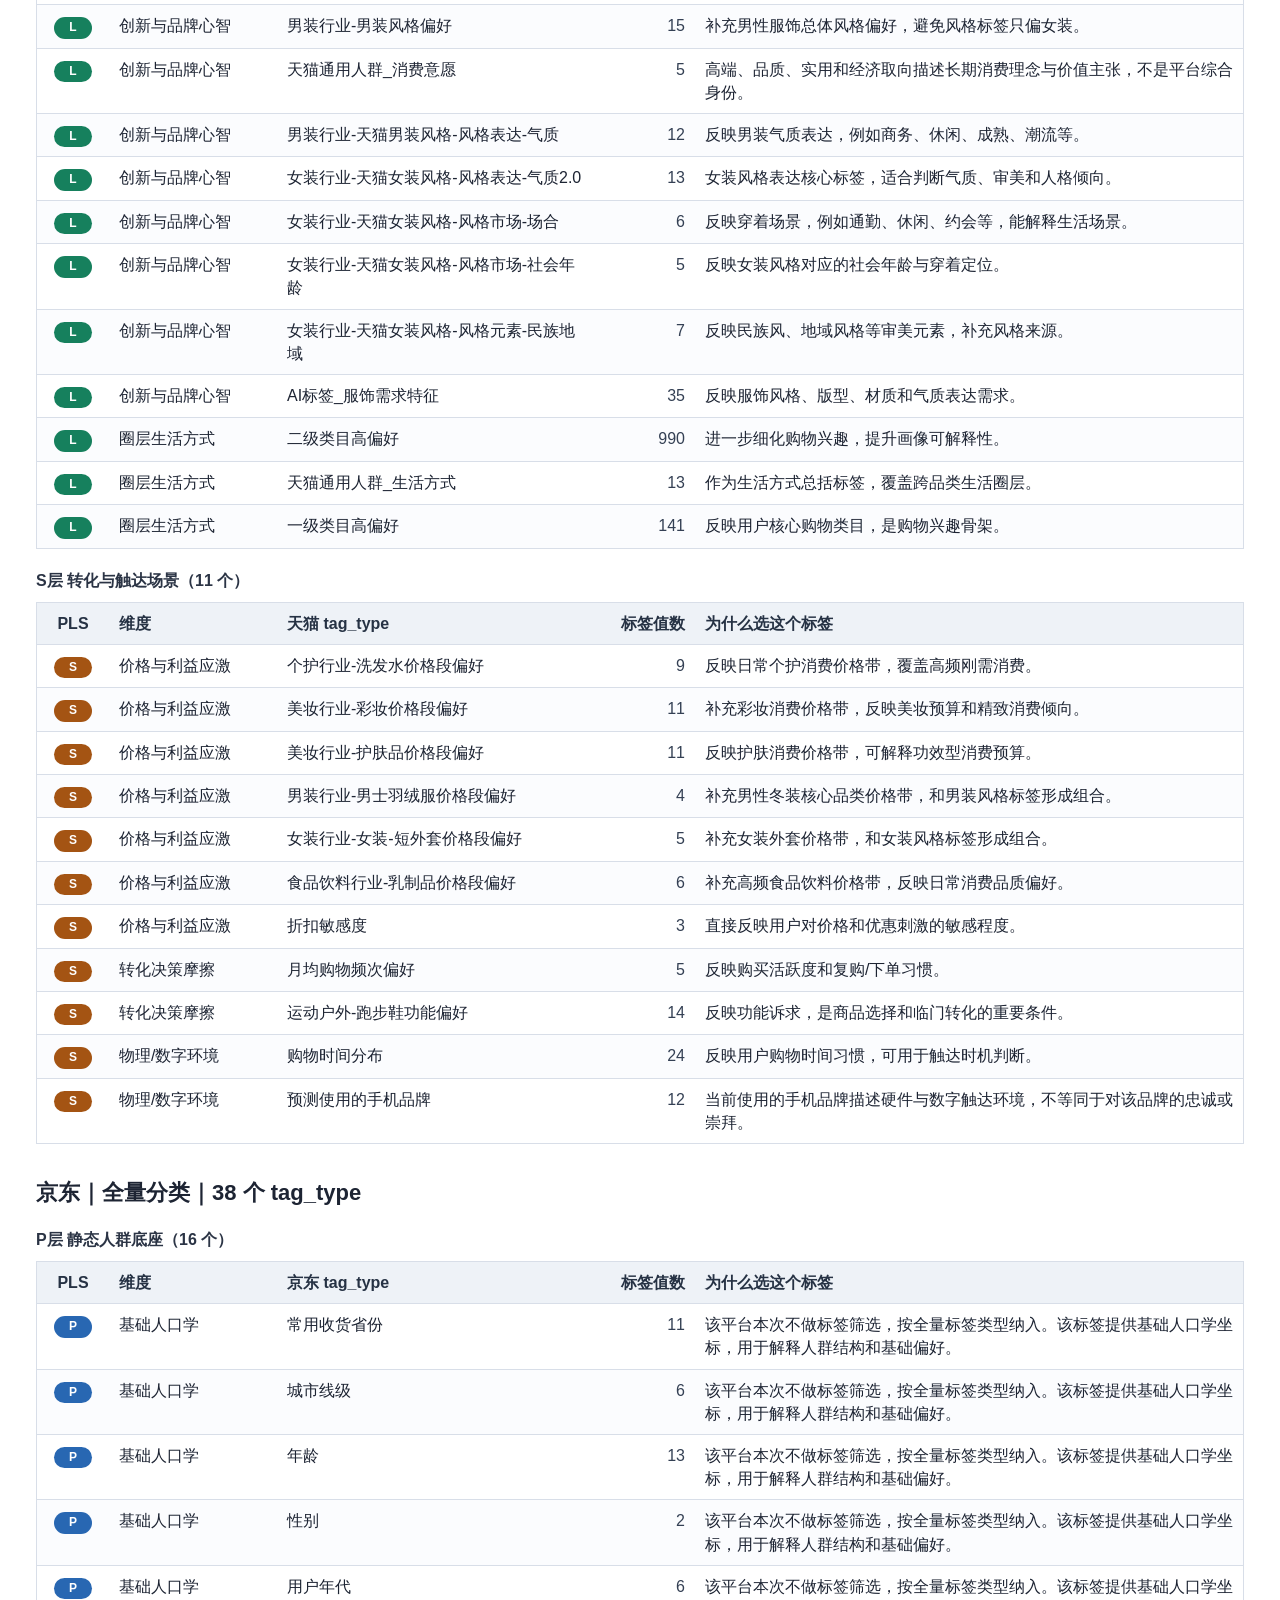
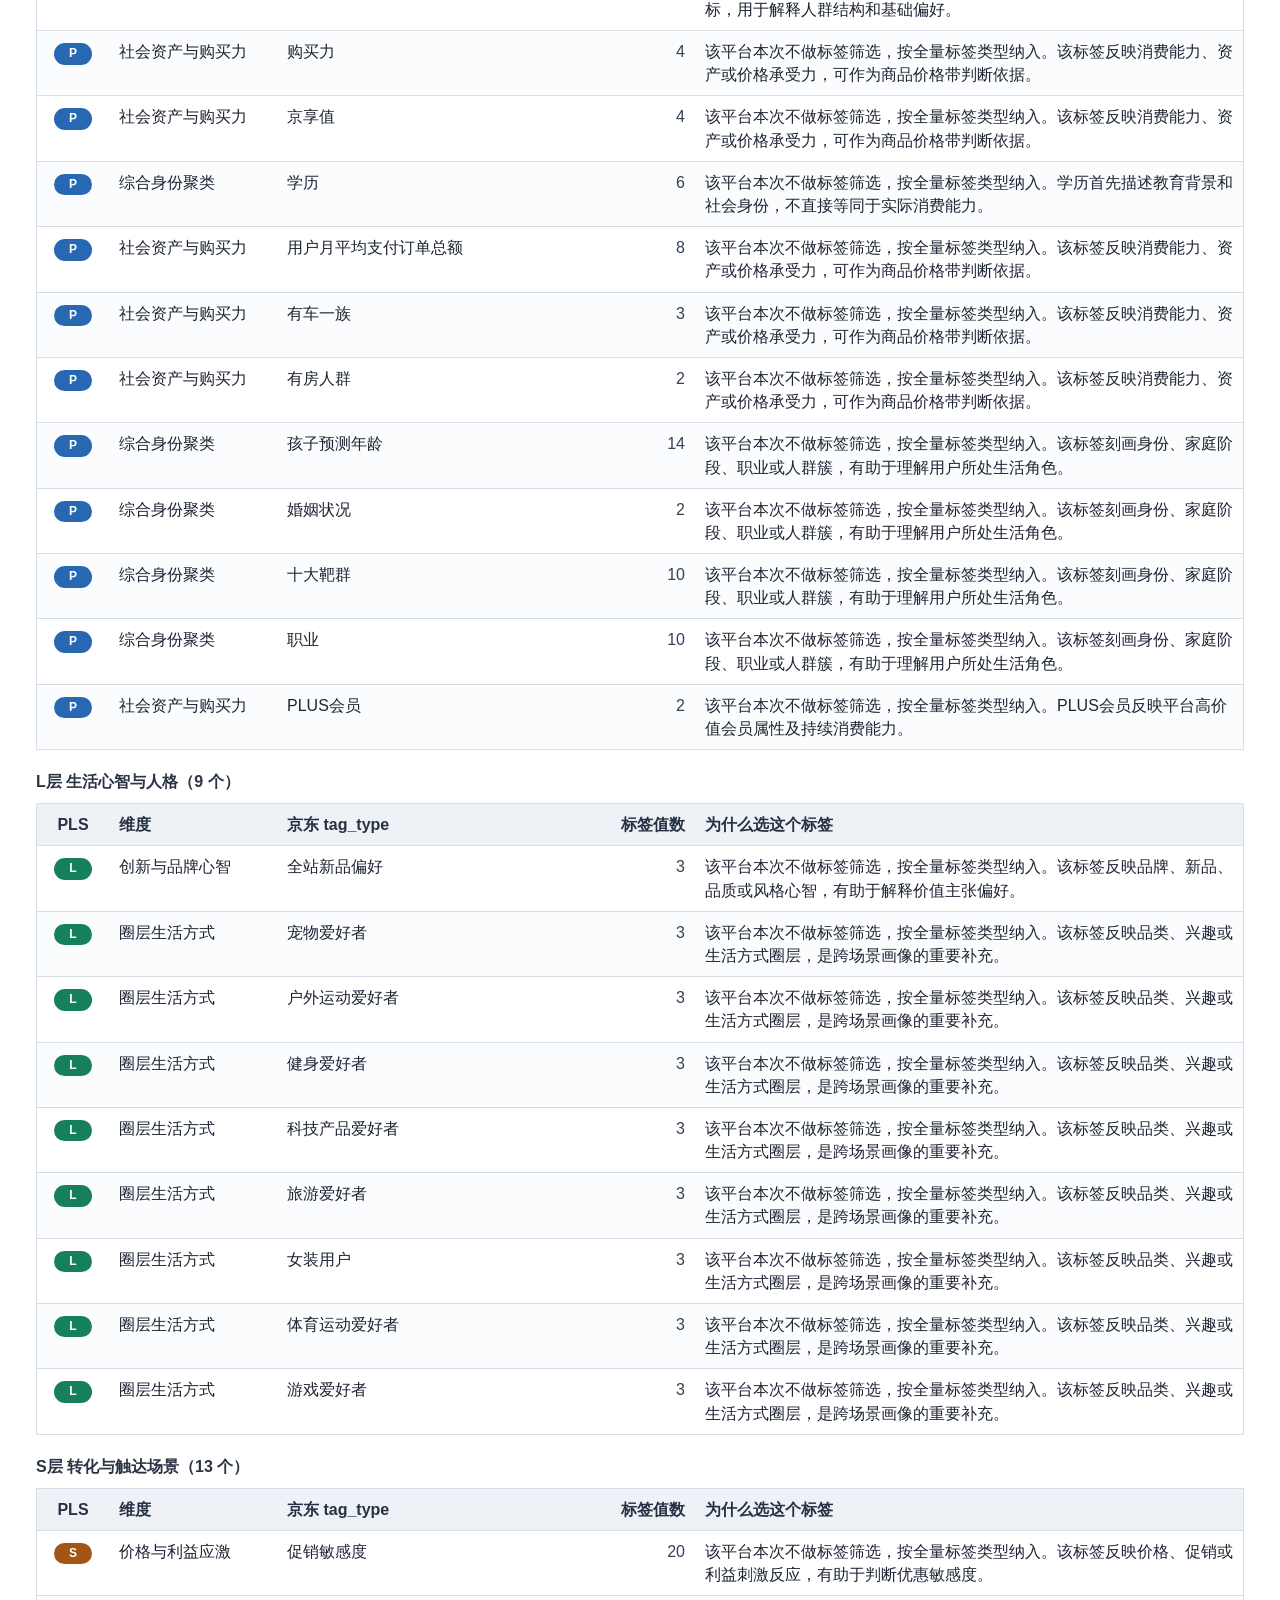
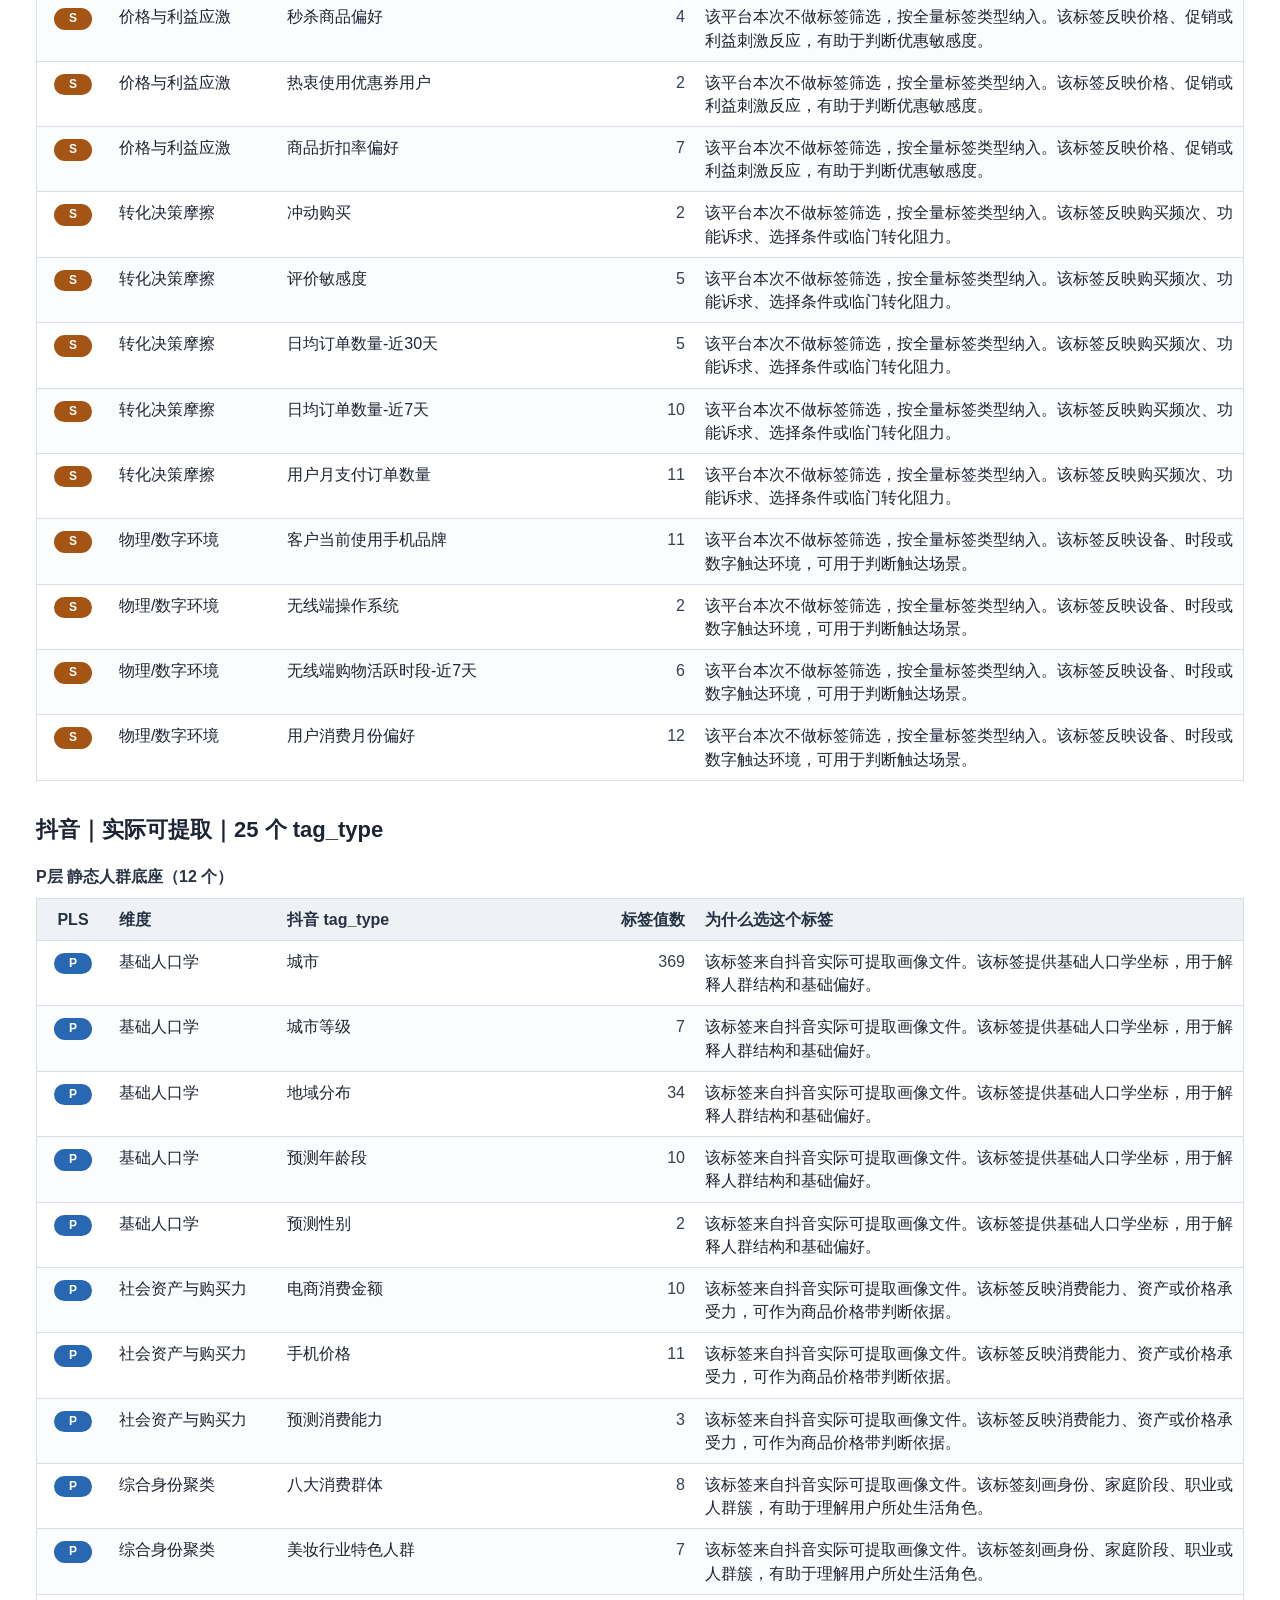
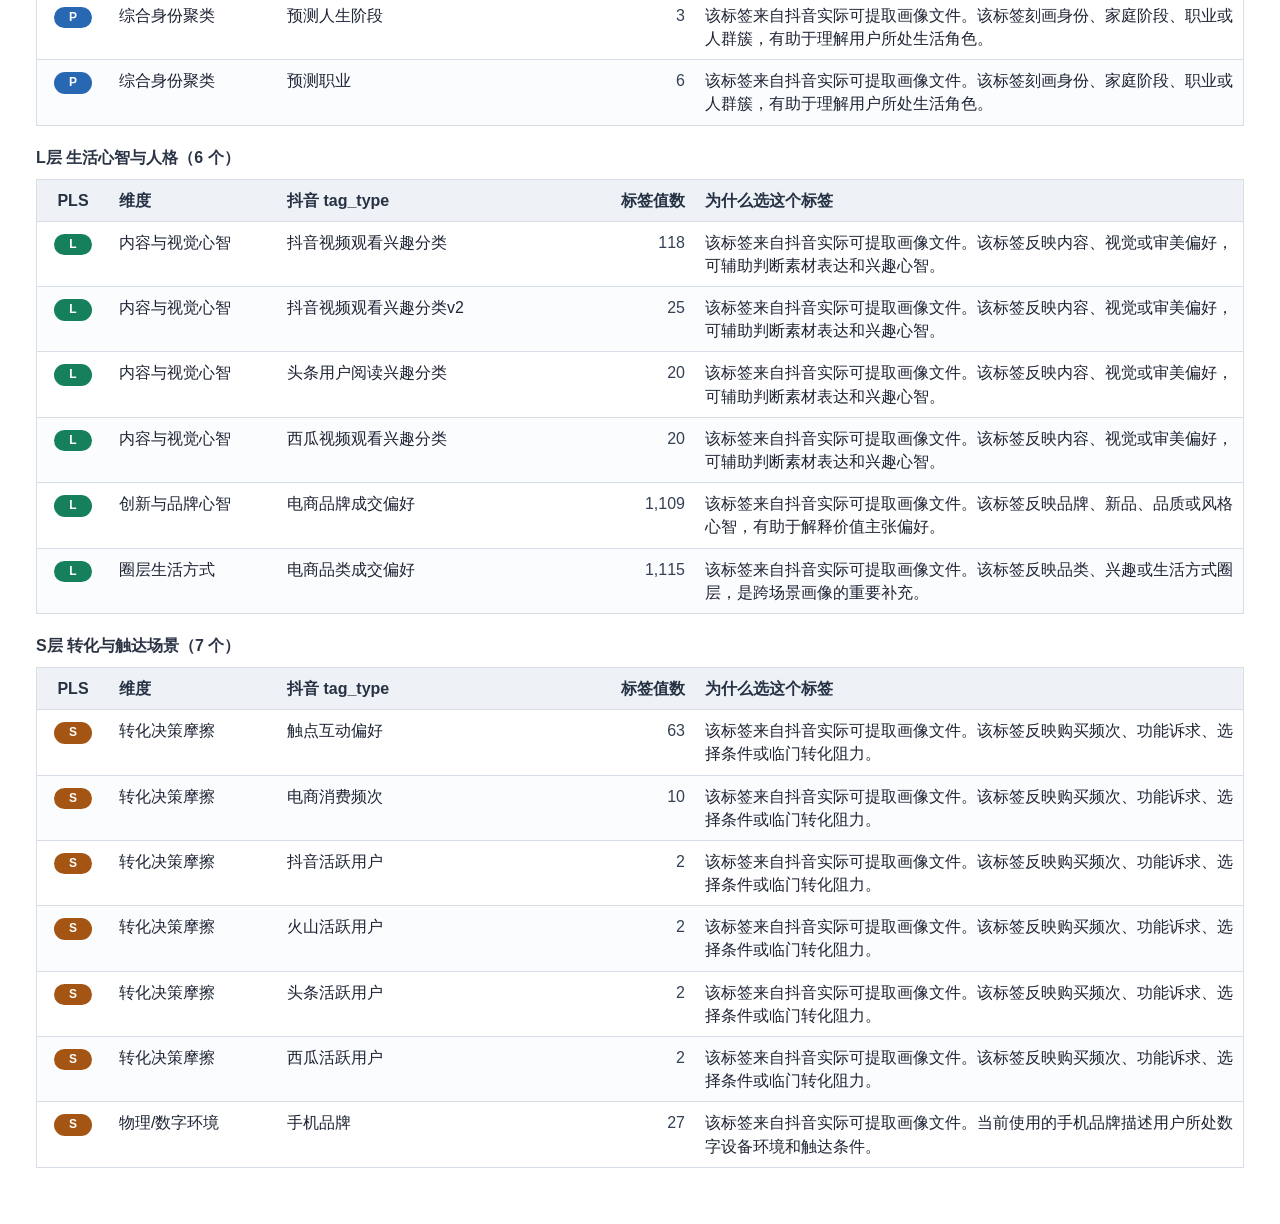
<file: OntoBase/pls-platform-tag-pls-summary.html>
<!doctype html>
<html lang="zh-CN">
<head>
  <meta charset="utf-8">
  <meta name="viewport" content="width=device-width, initial-scale=1">
  <title>三平台 PLS 标签分类汇总</title>
  <style>
    :root { color-scheme: light; --ink:#1d2433; --muted:#5f6b7a; --line:#d8dee8; --panel:#f7f9fc; --p:#2867b2; --l:#16805d; --s:#a45413; }
    body { margin:0; font-family:-apple-system,BlinkMacSystemFont,"Segoe UI","PingFang SC","Microsoft YaHei",Arial,sans-serif; color:var(--ink); background:#fff; }
    header { padding:28px 36px 18px; border-bottom:1px solid var(--line); background:linear-gradient(180deg,#f9fbff 0%,#fff 100%); }
    h1 { margin:0 0 10px; font-size:26px; letter-spacing:0; }
    h2 { margin:34px 0 12px; font-size:22px; }
    h3 { margin:22px 0 10px; font-size:16px; color:#2b3445; }
    p { margin:6px 0; line-height:1.6; color:var(--muted); }
    main { padding:0 36px 40px; }
    .summary { display:grid; grid-template-columns:repeat(3,minmax(180px,1fr)); gap:12px; margin:18px 0 8px; max-width:920px; }
    .card { border:1px solid var(--line); border-radius:8px; padding:14px 16px; background:var(--panel); }
    .card strong { display:block; font-size:18px; margin-bottom:6px; }
    .meta { color:var(--muted); font-size:13px; }
    table { width:100%; border-collapse:collapse; table-layout:fixed; border:1px solid var(--line); margin-bottom:16px; }
    th, td { border-bottom:1px solid var(--line); padding:9px 10px; vertical-align:top; text-align:left; line-height:1.45; word-break:break-word; }
    th { background:#eef2f7; font-weight:700; color:#263244; }
    tbody tr:nth-child(even) td { background:#fbfcfe; }
    th:nth-child(1), td:nth-child(1) { width:52px; text-align:center; }
    th:nth-child(2), td:nth-child(2) { width:148px; }
    th:nth-child(3), td:nth-child(3) { width:300px; }
    th:nth-child(4), td:nth-child(4) { width:78px; text-align:right; }
    .num { font-variant-numeric:tabular-nums; color:#344054; }
    .badge { display:inline-block; min-width:26px; border-radius:999px; color:#fff; font-weight:700; font-size:12px; padding:2px 6px; }
    .badge-P { background:var(--p); } .badge-L { background:var(--l); } .badge-S { background:var(--s); }
    .platform { break-before:page; }
    .platform:first-of-type { break-before:auto; }
    .note { background:#fff8e8; border:1px solid #f0d99c; border-radius:8px; padding:10px 12px; color:#614a10; margin:14px 0; }
    @media print { header, main { padding-left:18px; padding-right:18px; } table { font-size:11px; } .platform { break-before:page; } }
  </style>
</head>
<body>
  <header>
    <h1>三平台 PLS 标签分类汇总</h1>
    <p>天猫为最终确认的 44 个抽取标签；京东按全部 38 个 tag_type 输出；抖音按实际可提取画像文件中的 25 个 tag_type 输出。PLS 分层以 OntoBase 业务校准为准。</p>
    <p class="meta">更新时间：2026-07-16 ｜ 语义权威：OntoBase ｜ 标签与标签值来源：DataBase</p>
    <div class="summary">
      
        <div class="card">
          <strong>天猫：44 个 tag_type</strong>
          <div class="meta">模式：精选抽取</div>
          <div class="meta">P 17 ｜ L 16 ｜ S 11</div>
        </div>
      
        <div class="card">
          <strong>京东：38 个 tag_type</strong>
          <div class="meta">模式：全量分类</div>
          <div class="meta">P 16 ｜ L 9 ｜ S 13</div>
        </div>
      
        <div class="card">
          <strong>抖音：25 个 tag_type</strong>
          <div class="meta">模式：实际可提取</div>
          <div class="meta">P 12 ｜ L 6 ｜ S 7</div>
        </div>
      
    </div>
    <div class="note">说明：天猫新增到提取清单的 5 个 tag_type 均已存在于平台标签目录和既有语义映射中；本次同时移除“最近30天登录天数”。AI标签_服饰需求特征源文件只保留标签值，不保留原始占比。抖音实际画像源文件的占比和 TGI 已忽略。</div>
  </header>
  <main>
    
      <section class="platform" id="天猫">
        <h2>天猫｜精选抽取｜44 个 tag_type</h2>
        
      <section class="layer-block">
        <h3>P层 静态人群底座（17 个）</h3>
        <table>
          <thead>
            <tr>
              <th>PLS</th>
              <th>维度</th>
              <th>天猫 tag_type</th>
              <th>标签值数</th>
              <th>为什么选这个标签</th>
            </tr>
          </thead>
          <tbody>
            
              <tr>
                <td><span class="badge badge-P">P</span></td>
                <td>基础人口学</td>
                <td>预测城市等级</td>
                <td class="num">6</td>
                <td>反映地域消费环境和可支配消费水位。</td>
              </tr>
            
              <tr>
                <td><span class="badge badge-P">P</span></td>
                <td>基础人口学</td>
                <td>预测年龄</td>
                <td class="num">9</td>
                <td>人群基础分层变量，影响类目、价格带和内容偏好。</td>
              </tr>
            
              <tr>
                <td><span class="badge badge-P">P</span></td>
                <td>基础人口学</td>
                <td>预测用户星座</td>
                <td class="num">12</td>
                <td>出生时间派生的稳定基础属性，可补充人群基础分组和跨标签对照。</td>
              </tr>
            
              <tr>
                <td><span class="badge badge-P">P</span></td>
                <td>基础人口学</td>
                <td>预测用户身高</td>
                <td class="num">9</td>
                <td>身高是稳定的生理属性；对尺码和版型的影响属于后续应用，而不是标签本身的语义。</td>
              </tr>
            
              <tr>
                <td><span class="badge badge-P">P</span></td>
                <td>基础人口学</td>
                <td>预测用户体重</td>
                <td class="num">9</td>
                <td>体重是稳定的生理属性；对服饰适配的影响不改变其基础人口学属性。</td>
              </tr>
            
              <tr>
                <td><span class="badge badge-P">P</span></td>
                <td>基础人口学</td>
                <td>预测性别</td>
                <td class="num">2</td>
                <td>基础画像变量，用于解释品类和风格偏好差异。</td>
              </tr>
            
              <tr>
                <td><span class="badge badge-P">P</span></td>
                <td>社会资产与购买力</td>
                <td>88会员等级</td>
                <td class="num">1</td>
                <td>反映平台会员价值和高价值用户可能性。</td>
              </tr>
            
              <tr>
                <td><span class="badge badge-P">P</span></td>
                <td>社会资产与购买力</td>
                <td>预测购买力</td>
                <td class="num">5</td>
                <td>概括用户整体消费能力，适合作为价格带判断底座。</td>
              </tr>
            
              <tr>
                <td><span class="badge badge-P">P</span></td>
                <td>社会资产与购买力</td>
                <td>月均消费金额</td>
                <td class="num">8</td>
                <td>直接反映用户在天猫的消费水位。</td>
              </tr>
            
              <tr>
                <td><span class="badge badge-P">P</span></td>
                <td>综合身份聚类</td>
                <td>大快消行业-大快消策略人群</td>
                <td class="num">9</td>
                <td>反映日常消费品偏好，补足高频生活消费场景。</td>
              </tr>
            
              <tr>
                <td><span class="badge badge-P">P</span></td>
                <td>综合身份聚类</td>
                <td>服饰行业-大服饰策略人群</td>
                <td class="num">6</td>
                <td>反映服饰消费圈层和穿搭需求。</td>
              </tr>
            
              <tr>
                <td><span class="badge badge-P">P</span></td>
                <td>综合身份聚类</td>
                <td>预测家户类型</td>
                <td class="num">9</td>
                <td>反映家庭结构，影响家庭型、个人型消费决策。</td>
              </tr>
            
              <tr>
                <td><span class="badge badge-P">P</span></td>
                <td>综合身份聚类</td>
                <td>预测教育程度</td>
                <td class="num">5</td>
                <td>补充社会资产和消费心智判断。</td>
              </tr>
            
              <tr>
                <td><span class="badge badge-P">P</span></td>
                <td>综合身份聚类</td>
                <td>预测人生阶段</td>
                <td class="num">4</td>
                <td>反映生命周期阶段，影响母婴、家居、服饰等需求。</td>
              </tr>
            
              <tr>
                <td><span class="badge badge-P">P</span></td>
                <td>社会资产与购买力</td>
                <td>预测是否有车</td>
                <td class="num">2</td>
                <td>是否有车是资产持有与消费承载能力信号，可辅助判断价格带和家庭消费能力。</td>
              </tr>
            
              <tr>
                <td><span class="badge badge-P">P</span></td>
                <td>综合身份聚类</td>
                <td>预测职业</td>
                <td class="num">14</td>
                <td>解释消费场景、通勤需求和收入结构差异。</td>
              </tr>
            
              <tr>
                <td><span class="badge badge-P">P</span></td>
                <td>社会资产与购买力</td>
                <td>预测住房状态</td>
                <td class="num">2</td>
                <td>住房状态反映家庭资产基础，并影响家居、家装和耐用品消费承载能力。</td>
              </tr>
            
          </tbody>
        </table>
      </section>
    
      <section class="layer-block">
        <h3>L层 生活心智与人格（16 个）</h3>
        <table>
          <thead>
            <tr>
              <th>PLS</th>
              <th>维度</th>
              <th>天猫 tag_type</th>
              <th>标签值数</th>
              <th>为什么选这个标签</th>
            </tr>
          </thead>
          <tbody>
            
              <tr>
                <td><span class="badge badge-L">L</span></td>
                <td>内容与视觉心智</td>
                <td>电视剧风格偏好</td>
                <td class="num">31</td>
                <td>反映长期内容偏好和情绪价值取向。</td>
              </tr>
            
              <tr>
                <td><span class="badge badge-L">L</span></td>
                <td>内容与视觉心智</td>
                <td>电影风格偏好</td>
                <td class="num">31</td>
                <td>反映审美、情绪和叙事偏好，补充人格心智。</td>
              </tr>
            
              <tr>
                <td><span class="badge badge-L">L</span></td>
                <td>内容与视觉心智</td>
                <td>内容类型偏好人群</td>
                <td class="num">43</td>
                <td>反映内容消费偏好，可辅助判断素材和表达方式。</td>
              </tr>
            
              <tr>
                <td><span class="badge badge-L">L</span></td>
                <td>创新与品牌心智</td>
                <td>服饰行业-大服饰时尚度分层</td>
                <td class="num">5</td>
                <td>反映用户对潮流、风格和时尚表达的接受度。</td>
              </tr>
            
              <tr>
                <td><span class="badge badge-L">L</span></td>
                <td>创新与品牌心智</td>
                <td>家装行业-家居风格偏好</td>
                <td class="num">8</td>
                <td>反映生活审美、居家风格和空间偏好。</td>
              </tr>
            
              <tr>
                <td><span class="badge badge-L">L</span></td>
                <td>创新与品牌心智</td>
                <td>男装行业-男装风格偏好</td>
                <td class="num">15</td>
                <td>补充男性服饰总体风格偏好，避免风格标签只偏女装。</td>
              </tr>
            
              <tr>
                <td><span class="badge badge-L">L</span></td>
                <td>创新与品牌心智</td>
                <td>天猫通用人群_消费意愿</td>
                <td class="num">5</td>
                <td>高端、品质、实用和经济取向描述长期消费理念与价值主张，不是平台综合身份。</td>
              </tr>
            
              <tr>
                <td><span class="badge badge-L">L</span></td>
                <td>创新与品牌心智</td>
                <td>男装行业-天猫男装风格-风格表达-气质</td>
                <td class="num">12</td>
                <td>反映男装气质表达，例如商务、休闲、成熟、潮流等。</td>
              </tr>
            
              <tr>
                <td><span class="badge badge-L">L</span></td>
                <td>创新与品牌心智</td>
                <td>女装行业-天猫女装风格-风格表达-气质2.0</td>
                <td class="num">13</td>
                <td>女装风格表达核心标签，适合判断气质、审美和人格倾向。</td>
              </tr>
            
              <tr>
                <td><span class="badge badge-L">L</span></td>
                <td>创新与品牌心智</td>
                <td>女装行业-天猫女装风格-风格市场-场合</td>
                <td class="num">6</td>
                <td>反映穿着场景，例如通勤、休闲、约会等，能解释生活场景。</td>
              </tr>
            
              <tr>
                <td><span class="badge badge-L">L</span></td>
                <td>创新与品牌心智</td>
                <td>女装行业-天猫女装风格-风格市场-社会年龄</td>
                <td class="num">5</td>
                <td>反映女装风格对应的社会年龄与穿着定位。</td>
              </tr>
            
              <tr>
                <td><span class="badge badge-L">L</span></td>
                <td>创新与品牌心智</td>
                <td>女装行业-天猫女装风格-风格元素-民族地域</td>
                <td class="num">7</td>
                <td>反映民族风、地域风格等审美元素，补充风格来源。</td>
              </tr>
            
              <tr>
                <td><span class="badge badge-L">L</span></td>
                <td>创新与品牌心智</td>
                <td>AI标签_服饰需求特征</td>
                <td class="num">35</td>
                <td>反映服饰风格、版型、材质和气质表达需求。</td>
              </tr>
            
              <tr>
                <td><span class="badge badge-L">L</span></td>
                <td>圈层生活方式</td>
                <td>二级类目高偏好</td>
                <td class="num">990</td>
                <td>进一步细化购物兴趣，提升画像可解释性。</td>
              </tr>
            
              <tr>
                <td><span class="badge badge-L">L</span></td>
                <td>圈层生活方式</td>
                <td>天猫通用人群_生活方式</td>
                <td class="num">13</td>
                <td>作为生活方式总括标签，覆盖跨品类生活圈层。</td>
              </tr>
            
              <tr>
                <td><span class="badge badge-L">L</span></td>
                <td>圈层生活方式</td>
                <td>一级类目高偏好</td>
                <td class="num">141</td>
                <td>反映用户核心购物类目，是购物兴趣骨架。</td>
              </tr>
            
          </tbody>
        </table>
      </section>
    
      <section class="layer-block">
        <h3>S层 转化与触达场景（11 个）</h3>
        <table>
          <thead>
            <tr>
              <th>PLS</th>
              <th>维度</th>
              <th>天猫 tag_type</th>
              <th>标签值数</th>
              <th>为什么选这个标签</th>
            </tr>
          </thead>
          <tbody>
            
              <tr>
                <td><span class="badge badge-S">S</span></td>
                <td>价格与利益应激</td>
                <td>个护行业-洗发水价格段偏好</td>
                <td class="num">9</td>
                <td>反映日常个护消费价格带，覆盖高频刚需消费。</td>
              </tr>
            
              <tr>
                <td><span class="badge badge-S">S</span></td>
                <td>价格与利益应激</td>
                <td>美妆行业-彩妆价格段偏好</td>
                <td class="num">11</td>
                <td>补充彩妆消费价格带，反映美妆预算和精致消费倾向。</td>
              </tr>
            
              <tr>
                <td><span class="badge badge-S">S</span></td>
                <td>价格与利益应激</td>
                <td>美妆行业-护肤品价格段偏好</td>
                <td class="num">11</td>
                <td>反映护肤消费价格带，可解释功效型消费预算。</td>
              </tr>
            
              <tr>
                <td><span class="badge badge-S">S</span></td>
                <td>价格与利益应激</td>
                <td>男装行业-男士羽绒服价格段偏好</td>
                <td class="num">4</td>
                <td>补充男性冬装核心品类价格带，和男装风格标签形成组合。</td>
              </tr>
            
              <tr>
                <td><span class="badge badge-S">S</span></td>
                <td>价格与利益应激</td>
                <td>女装行业-女装-短外套价格段偏好</td>
                <td class="num">5</td>
                <td>补充女装外套价格带，和女装风格标签形成组合。</td>
              </tr>
            
              <tr>
                <td><span class="badge badge-S">S</span></td>
                <td>价格与利益应激</td>
                <td>食品饮料行业-乳制品价格段偏好</td>
                <td class="num">6</td>
                <td>补充高频食品饮料价格带，反映日常消费品质偏好。</td>
              </tr>
            
              <tr>
                <td><span class="badge badge-S">S</span></td>
                <td>价格与利益应激</td>
                <td>折扣敏感度</td>
                <td class="num">3</td>
                <td>直接反映用户对价格和优惠刺激的敏感程度。</td>
              </tr>
            
              <tr>
                <td><span class="badge badge-S">S</span></td>
                <td>转化决策摩擦</td>
                <td>月均购物频次偏好</td>
                <td class="num">5</td>
                <td>反映购买活跃度和复购/下单习惯。</td>
              </tr>
            
              <tr>
                <td><span class="badge badge-S">S</span></td>
                <td>转化决策摩擦</td>
                <td>运动户外-跑步鞋功能偏好</td>
                <td class="num">14</td>
                <td>反映功能诉求，是商品选择和临门转化的重要条件。</td>
              </tr>
            
              <tr>
                <td><span class="badge badge-S">S</span></td>
                <td>物理/数字环境</td>
                <td>购物时间分布</td>
                <td class="num">24</td>
                <td>反映用户购物时间习惯，可用于触达时机判断。</td>
              </tr>
            
              <tr>
                <td><span class="badge badge-S">S</span></td>
                <td>物理/数字环境</td>
                <td>预测使用的手机品牌</td>
                <td class="num">12</td>
                <td>当前使用的手机品牌描述硬件与数字触达环境，不等同于对该品牌的忠诚或崇拜。</td>
              </tr>
            
          </tbody>
        </table>
      </section>
    
      </section>
    
      <section class="platform" id="京东">
        <h2>京东｜全量分类｜38 个 tag_type</h2>
        
      <section class="layer-block">
        <h3>P层 静态人群底座（16 个）</h3>
        <table>
          <thead>
            <tr>
              <th>PLS</th>
              <th>维度</th>
              <th>京东 tag_type</th>
              <th>标签值数</th>
              <th>为什么选这个标签</th>
            </tr>
          </thead>
          <tbody>
            
              <tr>
                <td><span class="badge badge-P">P</span></td>
                <td>基础人口学</td>
                <td>常用收货省份</td>
                <td class="num">11</td>
                <td>该平台本次不做标签筛选，按全量标签类型纳入。该标签提供基础人口学坐标，用于解释人群结构和基础偏好。</td>
              </tr>
            
              <tr>
                <td><span class="badge badge-P">P</span></td>
                <td>基础人口学</td>
                <td>城市线级</td>
                <td class="num">6</td>
                <td>该平台本次不做标签筛选，按全量标签类型纳入。该标签提供基础人口学坐标，用于解释人群结构和基础偏好。</td>
              </tr>
            
              <tr>
                <td><span class="badge badge-P">P</span></td>
                <td>基础人口学</td>
                <td>年龄</td>
                <td class="num">13</td>
                <td>该平台本次不做标签筛选，按全量标签类型纳入。该标签提供基础人口学坐标，用于解释人群结构和基础偏好。</td>
              </tr>
            
              <tr>
                <td><span class="badge badge-P">P</span></td>
                <td>基础人口学</td>
                <td>性别</td>
                <td class="num">2</td>
                <td>该平台本次不做标签筛选，按全量标签类型纳入。该标签提供基础人口学坐标，用于解释人群结构和基础偏好。</td>
              </tr>
            
              <tr>
                <td><span class="badge badge-P">P</span></td>
                <td>基础人口学</td>
                <td>用户年代</td>
                <td class="num">6</td>
                <td>该平台本次不做标签筛选，按全量标签类型纳入。该标签提供基础人口学坐标，用于解释人群结构和基础偏好。</td>
              </tr>
            
              <tr>
                <td><span class="badge badge-P">P</span></td>
                <td>社会资产与购买力</td>
                <td>购买力</td>
                <td class="num">4</td>
                <td>该平台本次不做标签筛选，按全量标签类型纳入。该标签反映消费能力、资产或价格承受力，可作为商品价格带判断依据。</td>
              </tr>
            
              <tr>
                <td><span class="badge badge-P">P</span></td>
                <td>社会资产与购买力</td>
                <td>京享值</td>
                <td class="num">4</td>
                <td>该平台本次不做标签筛选，按全量标签类型纳入。该标签反映消费能力、资产或价格承受力，可作为商品价格带判断依据。</td>
              </tr>
            
              <tr>
                <td><span class="badge badge-P">P</span></td>
                <td>综合身份聚类</td>
                <td>学历</td>
                <td class="num">6</td>
                <td>该平台本次不做标签筛选，按全量标签类型纳入。学历首先描述教育背景和社会身份，不直接等同于实际消费能力。</td>
              </tr>
            
              <tr>
                <td><span class="badge badge-P">P</span></td>
                <td>社会资产与购买力</td>
                <td>用户月平均支付订单总额</td>
                <td class="num">8</td>
                <td>该平台本次不做标签筛选，按全量标签类型纳入。该标签反映消费能力、资产或价格承受力，可作为商品价格带判断依据。</td>
              </tr>
            
              <tr>
                <td><span class="badge badge-P">P</span></td>
                <td>社会资产与购买力</td>
                <td>有车一族</td>
                <td class="num">3</td>
                <td>该平台本次不做标签筛选，按全量标签类型纳入。该标签反映消费能力、资产或价格承受力，可作为商品价格带判断依据。</td>
              </tr>
            
              <tr>
                <td><span class="badge badge-P">P</span></td>
                <td>社会资产与购买力</td>
                <td>有房人群</td>
                <td class="num">2</td>
                <td>该平台本次不做标签筛选，按全量标签类型纳入。该标签反映消费能力、资产或价格承受力，可作为商品价格带判断依据。</td>
              </tr>
            
              <tr>
                <td><span class="badge badge-P">P</span></td>
                <td>综合身份聚类</td>
                <td>孩子预测年龄</td>
                <td class="num">14</td>
                <td>该平台本次不做标签筛选，按全量标签类型纳入。该标签刻画身份、家庭阶段、职业或人群簇，有助于理解用户所处生活角色。</td>
              </tr>
            
              <tr>
                <td><span class="badge badge-P">P</span></td>
                <td>综合身份聚类</td>
                <td>婚姻状况</td>
                <td class="num">2</td>
                <td>该平台本次不做标签筛选，按全量标签类型纳入。该标签刻画身份、家庭阶段、职业或人群簇，有助于理解用户所处生活角色。</td>
              </tr>
            
              <tr>
                <td><span class="badge badge-P">P</span></td>
                <td>综合身份聚类</td>
                <td>十大靶群</td>
                <td class="num">10</td>
                <td>该平台本次不做标签筛选，按全量标签类型纳入。该标签刻画身份、家庭阶段、职业或人群簇，有助于理解用户所处生活角色。</td>
              </tr>
            
              <tr>
                <td><span class="badge badge-P">P</span></td>
                <td>综合身份聚类</td>
                <td>职业</td>
                <td class="num">10</td>
                <td>该平台本次不做标签筛选，按全量标签类型纳入。该标签刻画身份、家庭阶段、职业或人群簇，有助于理解用户所处生活角色。</td>
              </tr>
            
              <tr>
                <td><span class="badge badge-P">P</span></td>
                <td>社会资产与购买力</td>
                <td>PLUS会员</td>
                <td class="num">2</td>
                <td>该平台本次不做标签筛选，按全量标签类型纳入。PLUS会员反映平台高价值会员属性及持续消费能力。</td>
              </tr>
            
          </tbody>
        </table>
      </section>
    
      <section class="layer-block">
        <h3>L层 生活心智与人格（9 个）</h3>
        <table>
          <thead>
            <tr>
              <th>PLS</th>
              <th>维度</th>
              <th>京东 tag_type</th>
              <th>标签值数</th>
              <th>为什么选这个标签</th>
            </tr>
          </thead>
          <tbody>
            
              <tr>
                <td><span class="badge badge-L">L</span></td>
                <td>创新与品牌心智</td>
                <td>全站新品偏好</td>
                <td class="num">3</td>
                <td>该平台本次不做标签筛选，按全量标签类型纳入。该标签反映品牌、新品、品质或风格心智，有助于解释价值主张偏好。</td>
              </tr>
            
              <tr>
                <td><span class="badge badge-L">L</span></td>
                <td>圈层生活方式</td>
                <td>宠物爱好者</td>
                <td class="num">3</td>
                <td>该平台本次不做标签筛选，按全量标签类型纳入。该标签反映品类、兴趣或生活方式圈层，是跨场景画像的重要补充。</td>
              </tr>
            
              <tr>
                <td><span class="badge badge-L">L</span></td>
                <td>圈层生活方式</td>
                <td>户外运动爱好者</td>
                <td class="num">3</td>
                <td>该平台本次不做标签筛选，按全量标签类型纳入。该标签反映品类、兴趣或生活方式圈层，是跨场景画像的重要补充。</td>
              </tr>
            
              <tr>
                <td><span class="badge badge-L">L</span></td>
                <td>圈层生活方式</td>
                <td>健身爱好者</td>
                <td class="num">3</td>
                <td>该平台本次不做标签筛选，按全量标签类型纳入。该标签反映品类、兴趣或生活方式圈层，是跨场景画像的重要补充。</td>
              </tr>
            
              <tr>
                <td><span class="badge badge-L">L</span></td>
                <td>圈层生活方式</td>
                <td>科技产品爱好者</td>
                <td class="num">3</td>
                <td>该平台本次不做标签筛选，按全量标签类型纳入。该标签反映品类、兴趣或生活方式圈层，是跨场景画像的重要补充。</td>
              </tr>
            
              <tr>
                <td><span class="badge badge-L">L</span></td>
                <td>圈层生活方式</td>
                <td>旅游爱好者</td>
                <td class="num">3</td>
                <td>该平台本次不做标签筛选，按全量标签类型纳入。该标签反映品类、兴趣或生活方式圈层，是跨场景画像的重要补充。</td>
              </tr>
            
              <tr>
                <td><span class="badge badge-L">L</span></td>
                <td>圈层生活方式</td>
                <td>女装用户</td>
                <td class="num">3</td>
                <td>该平台本次不做标签筛选，按全量标签类型纳入。该标签反映品类、兴趣或生活方式圈层，是跨场景画像的重要补充。</td>
              </tr>
            
              <tr>
                <td><span class="badge badge-L">L</span></td>
                <td>圈层生活方式</td>
                <td>体育运动爱好者</td>
                <td class="num">3</td>
                <td>该平台本次不做标签筛选，按全量标签类型纳入。该标签反映品类、兴趣或生活方式圈层，是跨场景画像的重要补充。</td>
              </tr>
            
              <tr>
                <td><span class="badge badge-L">L</span></td>
                <td>圈层生活方式</td>
                <td>游戏爱好者</td>
                <td class="num">3</td>
                <td>该平台本次不做标签筛选，按全量标签类型纳入。该标签反映品类、兴趣或生活方式圈层，是跨场景画像的重要补充。</td>
              </tr>
            
          </tbody>
        </table>
      </section>
    
      <section class="layer-block">
        <h3>S层 转化与触达场景（13 个）</h3>
        <table>
          <thead>
            <tr>
              <th>PLS</th>
              <th>维度</th>
              <th>京东 tag_type</th>
              <th>标签值数</th>
              <th>为什么选这个标签</th>
            </tr>
          </thead>
          <tbody>
            
              <tr>
                <td><span class="badge badge-S">S</span></td>
                <td>价格与利益应激</td>
                <td>促销敏感度</td>
                <td class="num">20</td>
                <td>该平台本次不做标签筛选，按全量标签类型纳入。该标签反映价格、促销或利益刺激反应，有助于判断优惠敏感度。</td>
              </tr>
            
              <tr>
                <td><span class="badge badge-S">S</span></td>
                <td>价格与利益应激</td>
                <td>秒杀商品偏好</td>
                <td class="num">4</td>
                <td>该平台本次不做标签筛选，按全量标签类型纳入。该标签反映价格、促销或利益刺激反应，有助于判断优惠敏感度。</td>
              </tr>
            
              <tr>
                <td><span class="badge badge-S">S</span></td>
                <td>价格与利益应激</td>
                <td>热衷使用优惠券用户</td>
                <td class="num">2</td>
                <td>该平台本次不做标签筛选，按全量标签类型纳入。该标签反映价格、促销或利益刺激反应，有助于判断优惠敏感度。</td>
              </tr>
            
              <tr>
                <td><span class="badge badge-S">S</span></td>
                <td>价格与利益应激</td>
                <td>商品折扣率偏好</td>
                <td class="num">7</td>
                <td>该平台本次不做标签筛选，按全量标签类型纳入。该标签反映价格、促销或利益刺激反应，有助于判断优惠敏感度。</td>
              </tr>
            
              <tr>
                <td><span class="badge badge-S">S</span></td>
                <td>转化决策摩擦</td>
                <td>冲动购买</td>
                <td class="num">2</td>
                <td>该平台本次不做标签筛选，按全量标签类型纳入。该标签反映购买频次、功能诉求、选择条件或临门转化阻力。</td>
              </tr>
            
              <tr>
                <td><span class="badge badge-S">S</span></td>
                <td>转化决策摩擦</td>
                <td>评价敏感度</td>
                <td class="num">5</td>
                <td>该平台本次不做标签筛选，按全量标签类型纳入。该标签反映购买频次、功能诉求、选择条件或临门转化阻力。</td>
              </tr>
            
              <tr>
                <td><span class="badge badge-S">S</span></td>
                <td>转化决策摩擦</td>
                <td>日均订单数量-近30天</td>
                <td class="num">5</td>
                <td>该平台本次不做标签筛选，按全量标签类型纳入。该标签反映购买频次、功能诉求、选择条件或临门转化阻力。</td>
              </tr>
            
              <tr>
                <td><span class="badge badge-S">S</span></td>
                <td>转化决策摩擦</td>
                <td>日均订单数量-近7天</td>
                <td class="num">10</td>
                <td>该平台本次不做标签筛选，按全量标签类型纳入。该标签反映购买频次、功能诉求、选择条件或临门转化阻力。</td>
              </tr>
            
              <tr>
                <td><span class="badge badge-S">S</span></td>
                <td>转化决策摩擦</td>
                <td>用户月支付订单数量</td>
                <td class="num">11</td>
                <td>该平台本次不做标签筛选，按全量标签类型纳入。该标签反映购买频次、功能诉求、选择条件或临门转化阻力。</td>
              </tr>
            
              <tr>
                <td><span class="badge badge-S">S</span></td>
                <td>物理/数字环境</td>
                <td>客户当前使用手机品牌</td>
                <td class="num">11</td>
                <td>该平台本次不做标签筛选，按全量标签类型纳入。该标签反映设备、时段或数字触达环境，可用于判断触达场景。</td>
              </tr>
            
              <tr>
                <td><span class="badge badge-S">S</span></td>
                <td>物理/数字环境</td>
                <td>无线端操作系统</td>
                <td class="num">2</td>
                <td>该平台本次不做标签筛选，按全量标签类型纳入。该标签反映设备、时段或数字触达环境，可用于判断触达场景。</td>
              </tr>
            
              <tr>
                <td><span class="badge badge-S">S</span></td>
                <td>物理/数字环境</td>
                <td>无线端购物活跃时段-近7天</td>
                <td class="num">6</td>
                <td>该平台本次不做标签筛选，按全量标签类型纳入。该标签反映设备、时段或数字触达环境，可用于判断触达场景。</td>
              </tr>
            
              <tr>
                <td><span class="badge badge-S">S</span></td>
                <td>物理/数字环境</td>
                <td>用户消费月份偏好</td>
                <td class="num">12</td>
                <td>该平台本次不做标签筛选，按全量标签类型纳入。该标签反映设备、时段或数字触达环境，可用于判断触达场景。</td>
              </tr>
            
          </tbody>
        </table>
      </section>
    
      </section>
    
      <section class="platform" id="抖音">
        <h2>抖音｜实际可提取｜25 个 tag_type</h2>
        
      <section class="layer-block">
        <h3>P层 静态人群底座（12 个）</h3>
        <table>
          <thead>
            <tr>
              <th>PLS</th>
              <th>维度</th>
              <th>抖音 tag_type</th>
              <th>标签值数</th>
              <th>为什么选这个标签</th>
            </tr>
          </thead>
          <tbody>
            
              <tr>
                <td><span class="badge badge-P">P</span></td>
                <td>基础人口学</td>
                <td>城市</td>
                <td class="num">369</td>
                <td>该标签来自抖音实际可提取画像文件。该标签提供基础人口学坐标，用于解释人群结构和基础偏好。</td>
              </tr>
            
              <tr>
                <td><span class="badge badge-P">P</span></td>
                <td>基础人口学</td>
                <td>城市等级</td>
                <td class="num">7</td>
                <td>该标签来自抖音实际可提取画像文件。该标签提供基础人口学坐标，用于解释人群结构和基础偏好。</td>
              </tr>
            
              <tr>
                <td><span class="badge badge-P">P</span></td>
                <td>基础人口学</td>
                <td>地域分布</td>
                <td class="num">34</td>
                <td>该标签来自抖音实际可提取画像文件。该标签提供基础人口学坐标，用于解释人群结构和基础偏好。</td>
              </tr>
            
              <tr>
                <td><span class="badge badge-P">P</span></td>
                <td>基础人口学</td>
                <td>预测年龄段</td>
                <td class="num">10</td>
                <td>该标签来自抖音实际可提取画像文件。该标签提供基础人口学坐标，用于解释人群结构和基础偏好。</td>
              </tr>
            
              <tr>
                <td><span class="badge badge-P">P</span></td>
                <td>基础人口学</td>
                <td>预测性别</td>
                <td class="num">2</td>
                <td>该标签来自抖音实际可提取画像文件。该标签提供基础人口学坐标，用于解释人群结构和基础偏好。</td>
              </tr>
            
              <tr>
                <td><span class="badge badge-P">P</span></td>
                <td>社会资产与购买力</td>
                <td>电商消费金额</td>
                <td class="num">10</td>
                <td>该标签来自抖音实际可提取画像文件。该标签反映消费能力、资产或价格承受力，可作为商品价格带判断依据。</td>
              </tr>
            
              <tr>
                <td><span class="badge badge-P">P</span></td>
                <td>社会资产与购买力</td>
                <td>手机价格</td>
                <td class="num">11</td>
                <td>该标签来自抖音实际可提取画像文件。该标签反映消费能力、资产或价格承受力，可作为商品价格带判断依据。</td>
              </tr>
            
              <tr>
                <td><span class="badge badge-P">P</span></td>
                <td>社会资产与购买力</td>
                <td>预测消费能力</td>
                <td class="num">3</td>
                <td>该标签来自抖音实际可提取画像文件。该标签反映消费能力、资产或价格承受力，可作为商品价格带判断依据。</td>
              </tr>
            
              <tr>
                <td><span class="badge badge-P">P</span></td>
                <td>综合身份聚类</td>
                <td>八大消费群体</td>
                <td class="num">8</td>
                <td>该标签来自抖音实际可提取画像文件。该标签刻画身份、家庭阶段、职业或人群簇，有助于理解用户所处生活角色。</td>
              </tr>
            
              <tr>
                <td><span class="badge badge-P">P</span></td>
                <td>综合身份聚类</td>
                <td>美妆行业特色人群</td>
                <td class="num">7</td>
                <td>该标签来自抖音实际可提取画像文件。该标签刻画身份、家庭阶段、职业或人群簇，有助于理解用户所处生活角色。</td>
              </tr>
            
              <tr>
                <td><span class="badge badge-P">P</span></td>
                <td>综合身份聚类</td>
                <td>预测人生阶段</td>
                <td class="num">3</td>
                <td>该标签来自抖音实际可提取画像文件。该标签刻画身份、家庭阶段、职业或人群簇，有助于理解用户所处生活角色。</td>
              </tr>
            
              <tr>
                <td><span class="badge badge-P">P</span></td>
                <td>综合身份聚类</td>
                <td>预测职业</td>
                <td class="num">6</td>
                <td>该标签来自抖音实际可提取画像文件。该标签刻画身份、家庭阶段、职业或人群簇，有助于理解用户所处生活角色。</td>
              </tr>
            
          </tbody>
        </table>
      </section>
    
      <section class="layer-block">
        <h3>L层 生活心智与人格（6 个）</h3>
        <table>
          <thead>
            <tr>
              <th>PLS</th>
              <th>维度</th>
              <th>抖音 tag_type</th>
              <th>标签值数</th>
              <th>为什么选这个标签</th>
            </tr>
          </thead>
          <tbody>
            
              <tr>
                <td><span class="badge badge-L">L</span></td>
                <td>内容与视觉心智</td>
                <td>抖音视频观看兴趣分类</td>
                <td class="num">118</td>
                <td>该标签来自抖音实际可提取画像文件。该标签反映内容、视觉或审美偏好，可辅助判断素材表达和兴趣心智。</td>
              </tr>
            
              <tr>
                <td><span class="badge badge-L">L</span></td>
                <td>内容与视觉心智</td>
                <td>抖音视频观看兴趣分类v2</td>
                <td class="num">25</td>
                <td>该标签来自抖音实际可提取画像文件。该标签反映内容、视觉或审美偏好，可辅助判断素材表达和兴趣心智。</td>
              </tr>
            
              <tr>
                <td><span class="badge badge-L">L</span></td>
                <td>内容与视觉心智</td>
                <td>头条用户阅读兴趣分类</td>
                <td class="num">20</td>
                <td>该标签来自抖音实际可提取画像文件。该标签反映内容、视觉或审美偏好，可辅助判断素材表达和兴趣心智。</td>
              </tr>
            
              <tr>
                <td><span class="badge badge-L">L</span></td>
                <td>内容与视觉心智</td>
                <td>西瓜视频观看兴趣分类</td>
                <td class="num">20</td>
                <td>该标签来自抖音实际可提取画像文件。该标签反映内容、视觉或审美偏好，可辅助判断素材表达和兴趣心智。</td>
              </tr>
            
              <tr>
                <td><span class="badge badge-L">L</span></td>
                <td>创新与品牌心智</td>
                <td>电商品牌成交偏好</td>
                <td class="num">1,109</td>
                <td>该标签来自抖音实际可提取画像文件。该标签反映品牌、新品、品质或风格心智，有助于解释价值主张偏好。</td>
              </tr>
            
              <tr>
                <td><span class="badge badge-L">L</span></td>
                <td>圈层生活方式</td>
                <td>电商品类成交偏好</td>
                <td class="num">1,115</td>
                <td>该标签来自抖音实际可提取画像文件。该标签反映品类、兴趣或生活方式圈层，是跨场景画像的重要补充。</td>
              </tr>
            
          </tbody>
        </table>
      </section>
    
      <section class="layer-block">
        <h3>S层 转化与触达场景（7 个）</h3>
        <table>
          <thead>
            <tr>
              <th>PLS</th>
              <th>维度</th>
              <th>抖音 tag_type</th>
              <th>标签值数</th>
              <th>为什么选这个标签</th>
            </tr>
          </thead>
          <tbody>
            
              <tr>
                <td><span class="badge badge-S">S</span></td>
                <td>转化决策摩擦</td>
                <td>触点互动偏好</td>
                <td class="num">63</td>
                <td>该标签来自抖音实际可提取画像文件。该标签反映购买频次、功能诉求、选择条件或临门转化阻力。</td>
              </tr>
            
              <tr>
                <td><span class="badge badge-S">S</span></td>
                <td>转化决策摩擦</td>
                <td>电商消费频次</td>
                <td class="num">10</td>
                <td>该标签来自抖音实际可提取画像文件。该标签反映购买频次、功能诉求、选择条件或临门转化阻力。</td>
              </tr>
            
              <tr>
                <td><span class="badge badge-S">S</span></td>
                <td>转化决策摩擦</td>
                <td>抖音活跃用户</td>
                <td class="num">2</td>
                <td>该标签来自抖音实际可提取画像文件。该标签反映购买频次、功能诉求、选择条件或临门转化阻力。</td>
              </tr>
            
              <tr>
                <td><span class="badge badge-S">S</span></td>
                <td>转化决策摩擦</td>
                <td>火山活跃用户</td>
                <td class="num">2</td>
                <td>该标签来自抖音实际可提取画像文件。该标签反映购买频次、功能诉求、选择条件或临门转化阻力。</td>
              </tr>
            
              <tr>
                <td><span class="badge badge-S">S</span></td>
                <td>转化决策摩擦</td>
                <td>头条活跃用户</td>
                <td class="num">2</td>
                <td>该标签来自抖音实际可提取画像文件。该标签反映购买频次、功能诉求、选择条件或临门转化阻力。</td>
              </tr>
            
              <tr>
                <td><span class="badge badge-S">S</span></td>
                <td>转化决策摩擦</td>
                <td>西瓜活跃用户</td>
                <td class="num">2</td>
                <td>该标签来自抖音实际可提取画像文件。该标签反映购买频次、功能诉求、选择条件或临门转化阻力。</td>
              </tr>
            
              <tr>
                <td><span class="badge badge-S">S</span></td>
                <td>物理/数字环境</td>
                <td>手机品牌</td>
                <td class="num">27</td>
                <td>该标签来自抖音实际可提取画像文件。当前使用的手机品牌描述用户所处数字设备环境和触达条件。</td>
              </tr>
            
          </tbody>
        </table>
      </section>
    
      </section>
    
  </main>
</body>
</html>
</file>
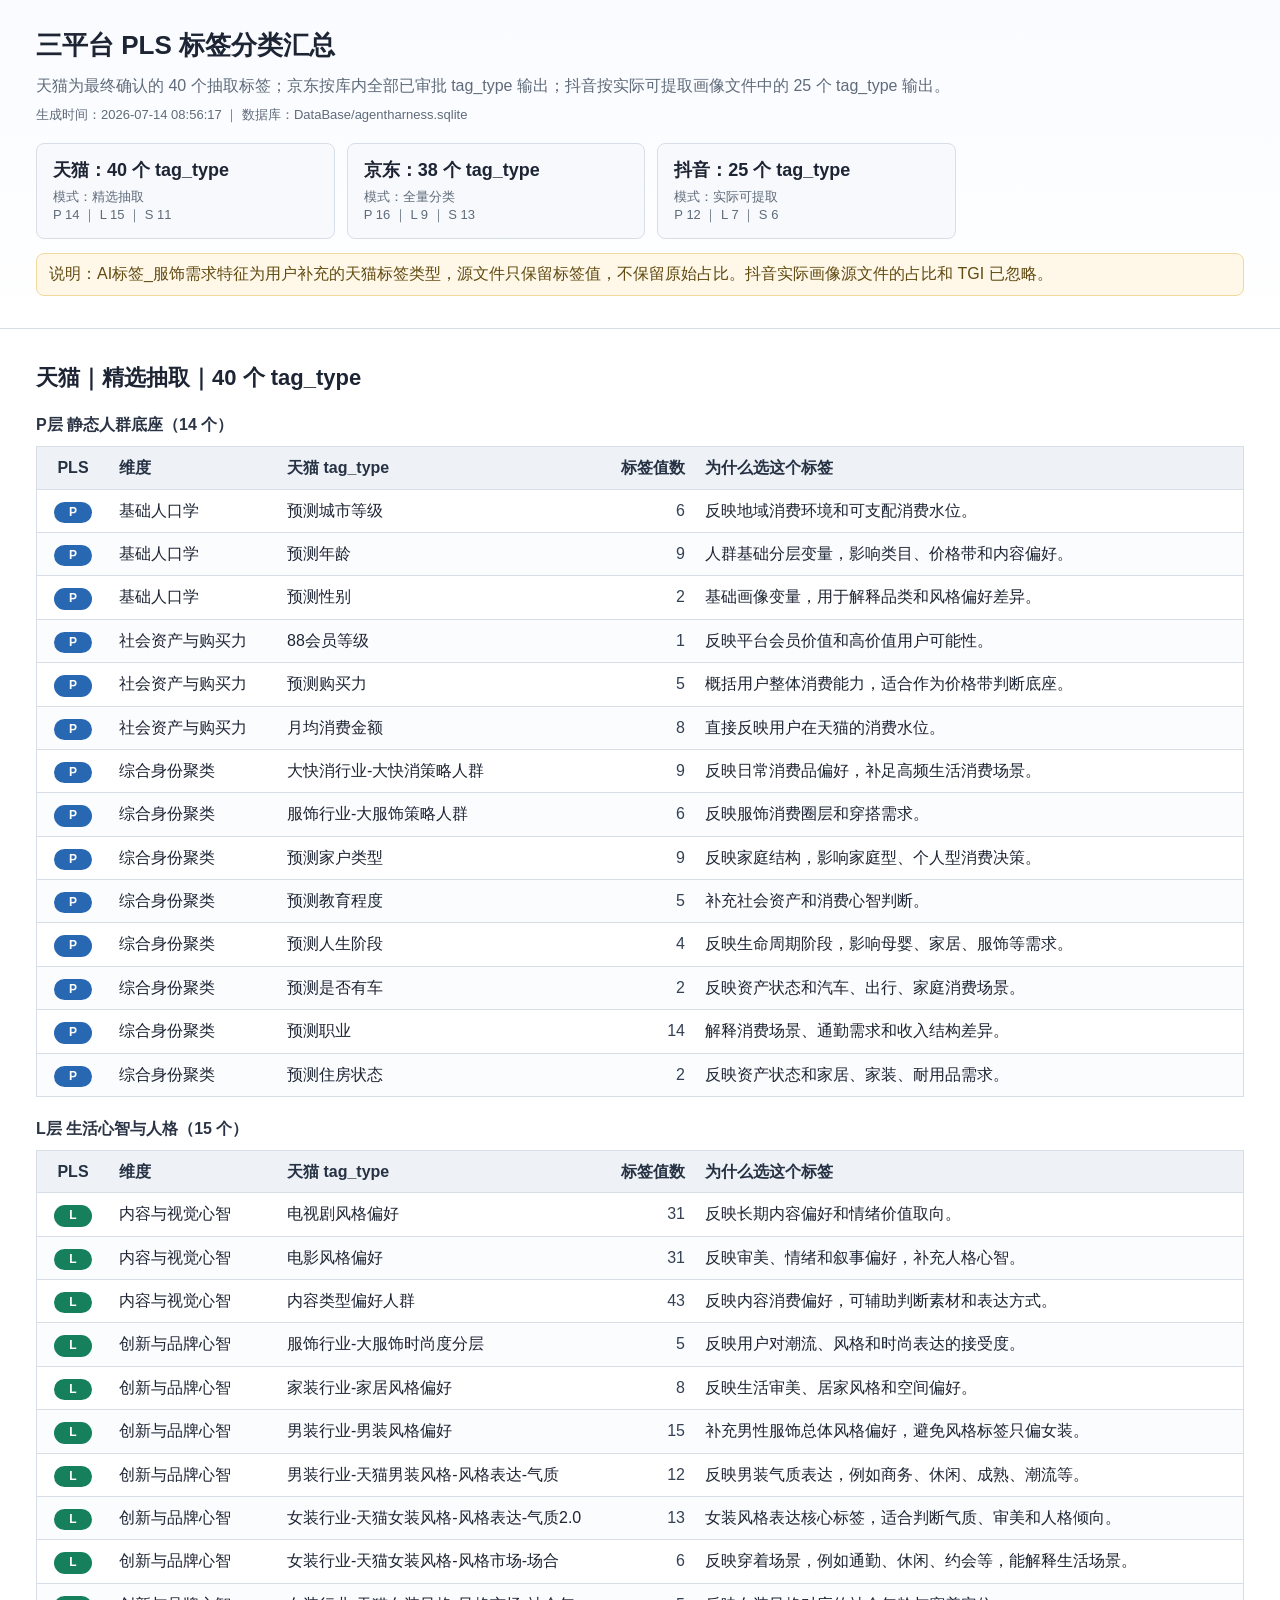
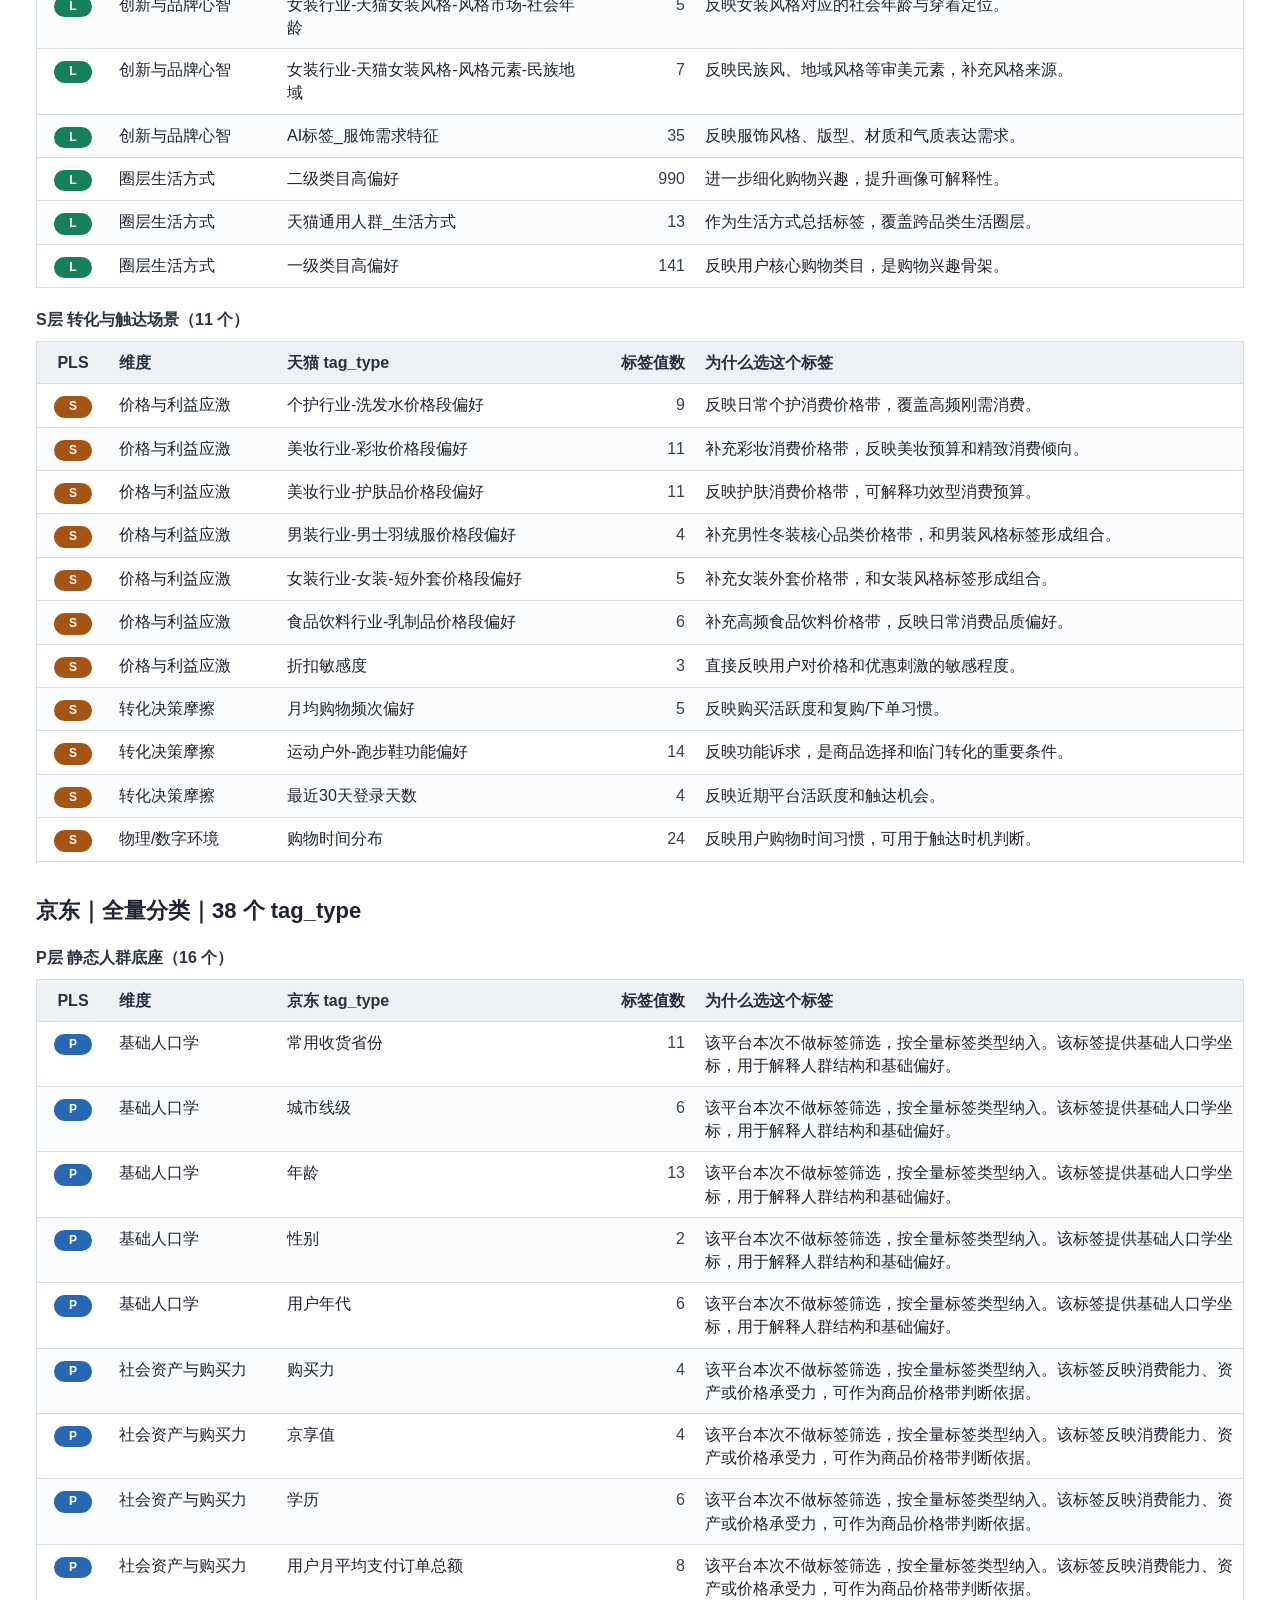
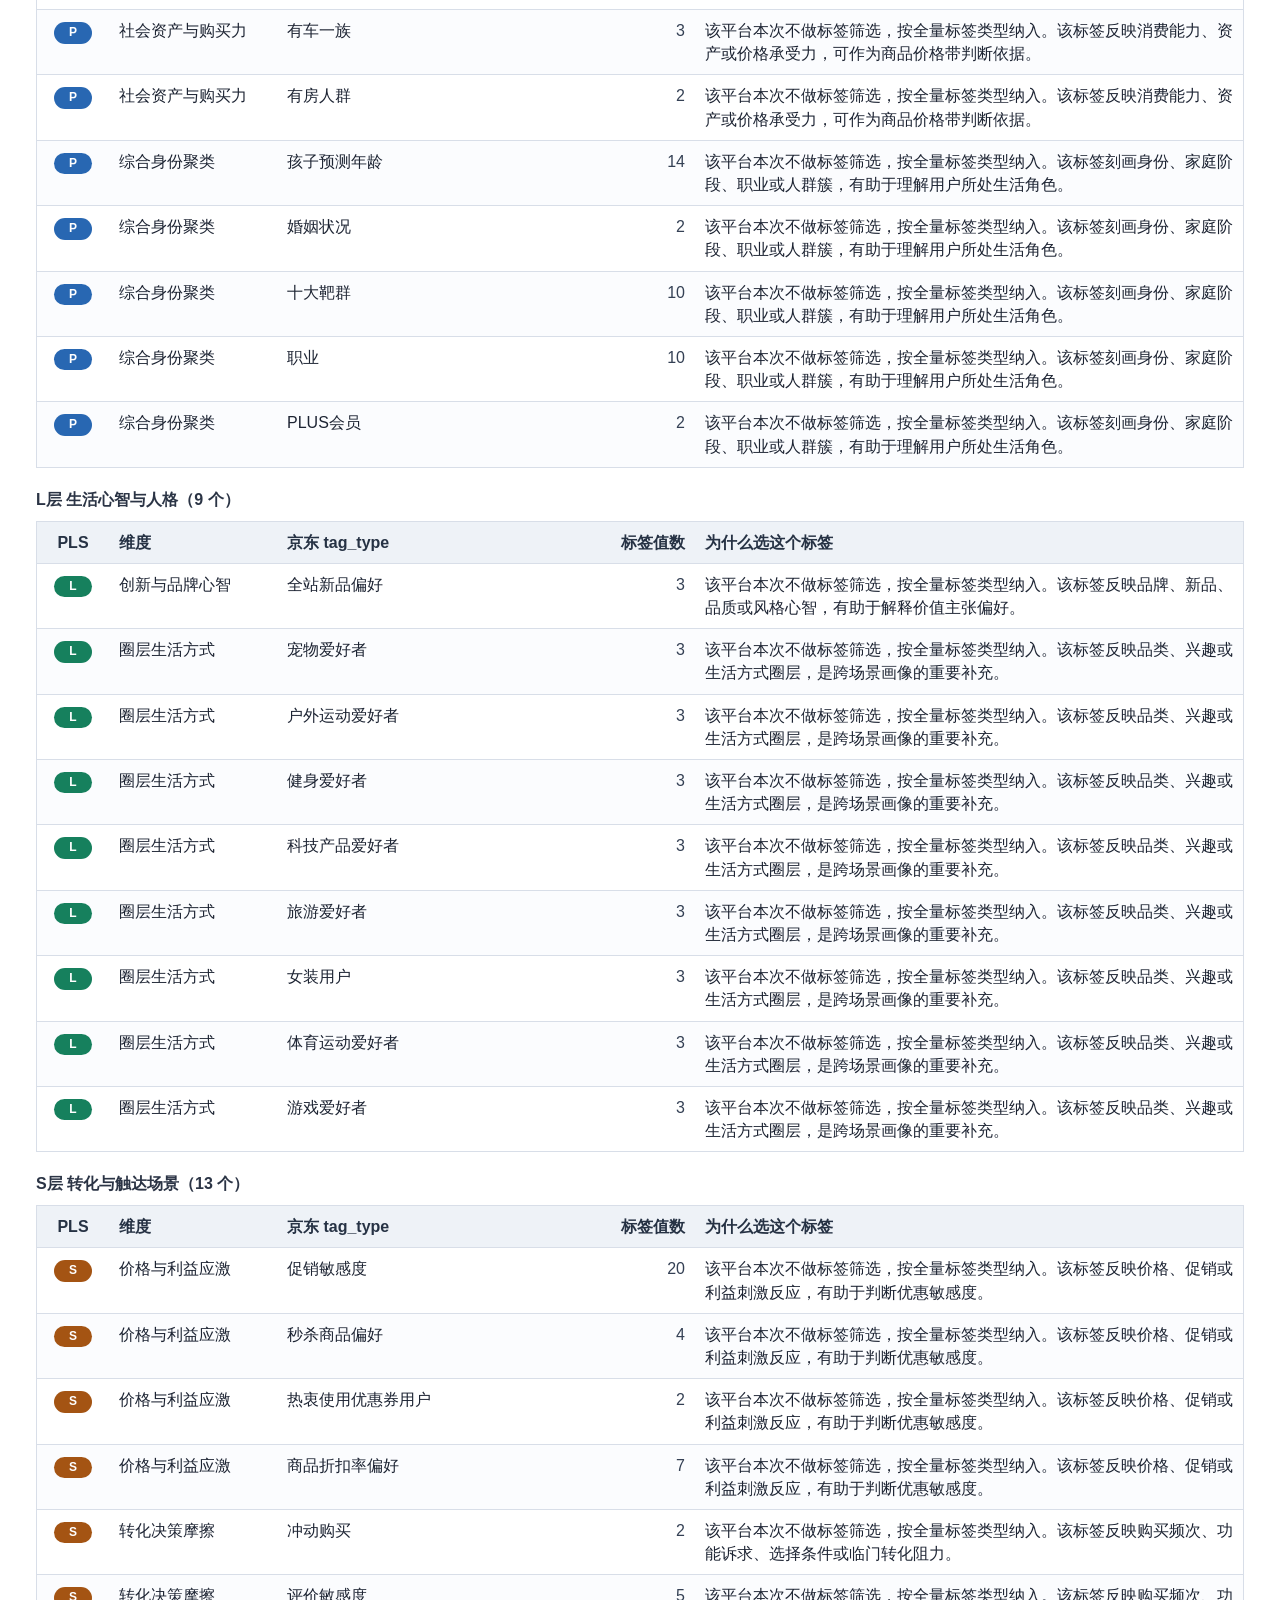
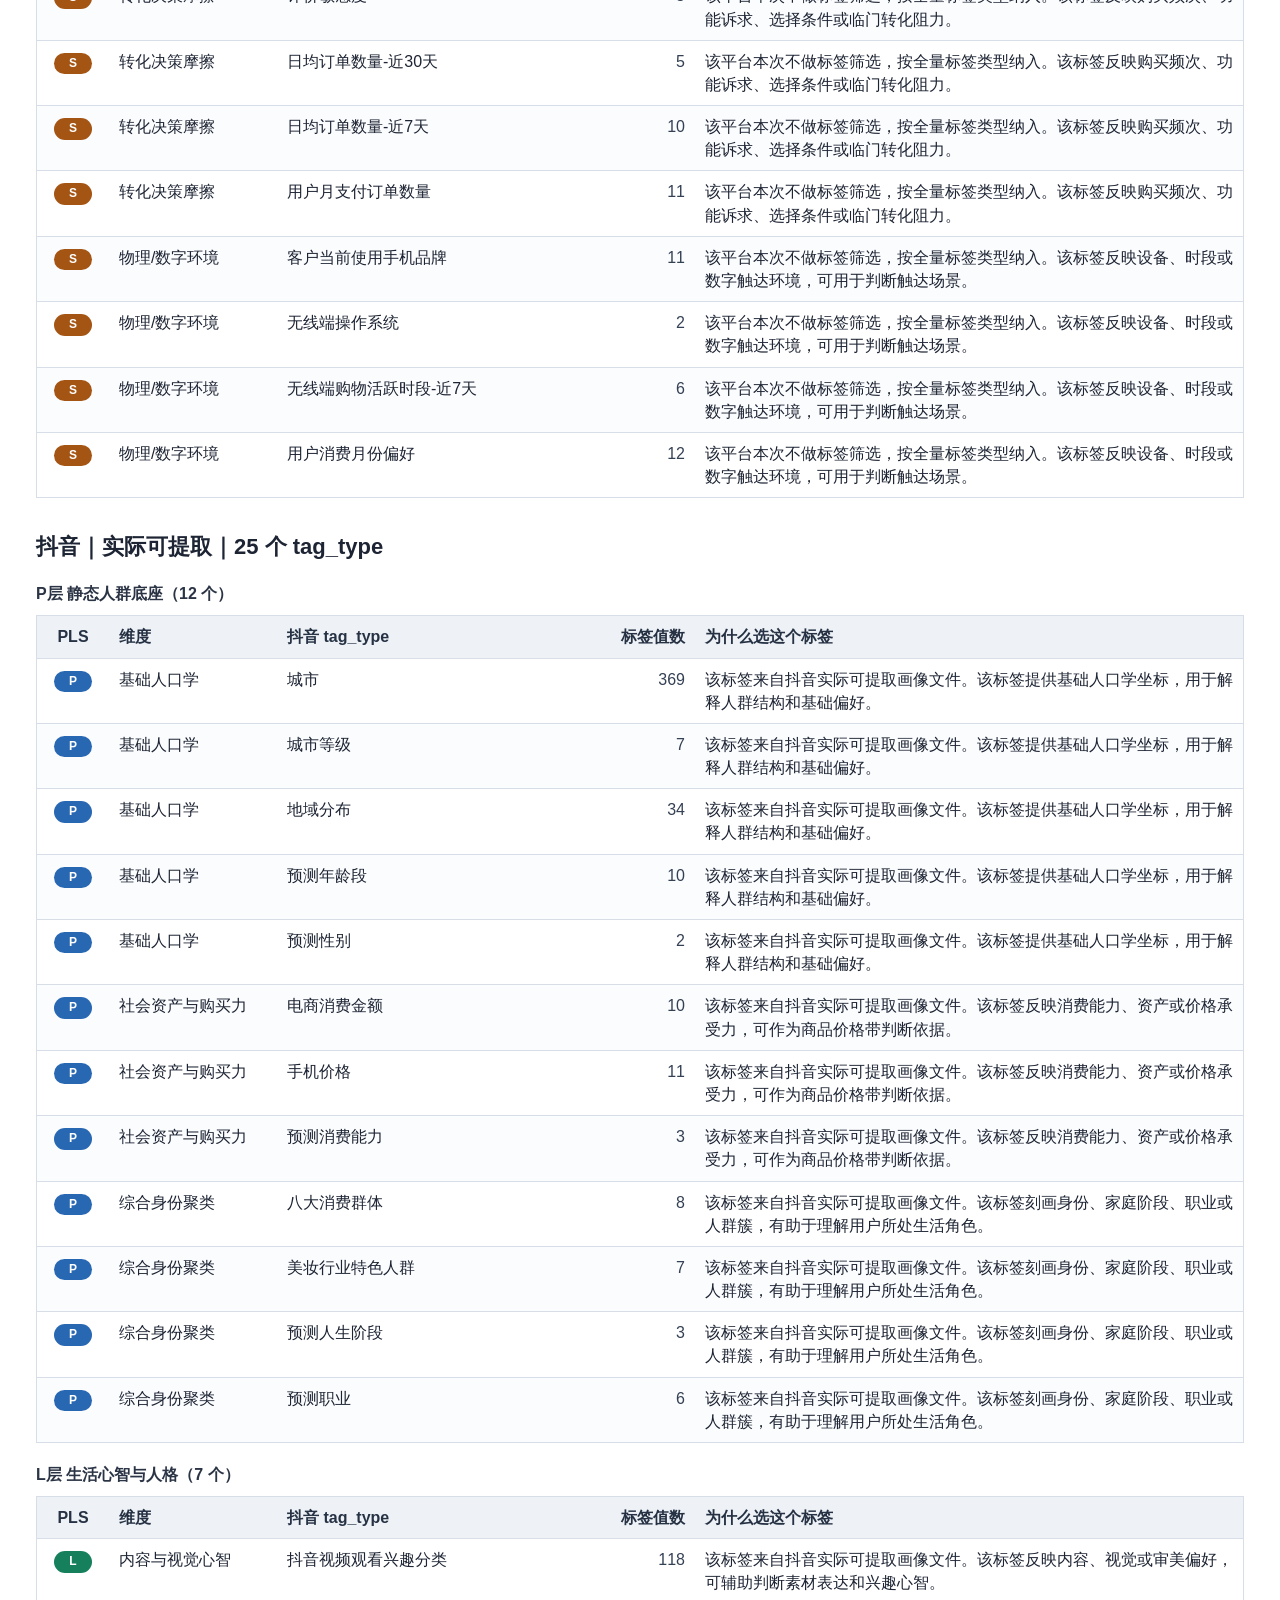
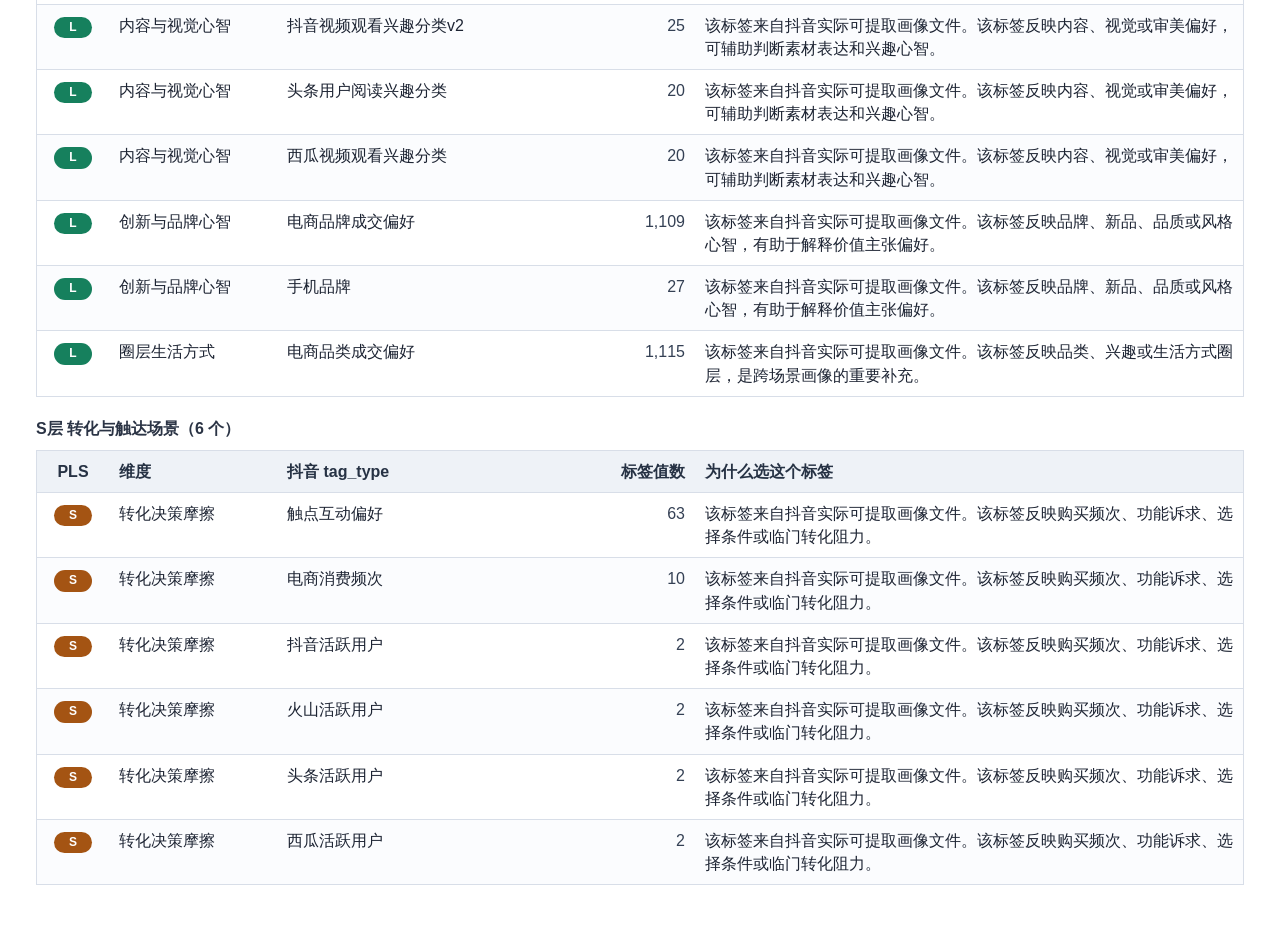
<file: DataBase/docs/platform-tag-pls-summary.html>
<!doctype html>
<html lang="zh-CN">
<head>
  <meta charset="utf-8">
  <meta name="viewport" content="width=device-width, initial-scale=1">
  <title>三平台 PLS 标签分类汇总</title>
  <style>
    :root { color-scheme: light; --ink:#1d2433; --muted:#5f6b7a; --line:#d8dee8; --panel:#f7f9fc; --p:#2867b2; --l:#16805d; --s:#a45413; }
    body { margin:0; font-family:-apple-system,BlinkMacSystemFont,"Segoe UI","PingFang SC","Microsoft YaHei",Arial,sans-serif; color:var(--ink); background:#fff; }
    header { padding:28px 36px 18px; border-bottom:1px solid var(--line); background:linear-gradient(180deg,#f9fbff 0%,#fff 100%); }
    h1 { margin:0 0 10px; font-size:26px; letter-spacing:0; }
    h2 { margin:34px 0 12px; font-size:22px; }
    h3 { margin:22px 0 10px; font-size:16px; color:#2b3445; }
    p { margin:6px 0; line-height:1.6; color:var(--muted); }
    main { padding:0 36px 40px; }
    .summary { display:grid; grid-template-columns:repeat(3,minmax(180px,1fr)); gap:12px; margin:18px 0 8px; max-width:920px; }
    .card { border:1px solid var(--line); border-radius:8px; padding:14px 16px; background:var(--panel); }
    .card strong { display:block; font-size:18px; margin-bottom:6px; }
    .meta { color:var(--muted); font-size:13px; }
    table { width:100%; border-collapse:collapse; table-layout:fixed; border:1px solid var(--line); margin-bottom:16px; }
    th, td { border-bottom:1px solid var(--line); padding:9px 10px; vertical-align:top; text-align:left; line-height:1.45; word-break:break-word; }
    th { background:#eef2f7; font-weight:700; color:#263244; }
    tbody tr:nth-child(even) td { background:#fbfcfe; }
    th:nth-child(1), td:nth-child(1) { width:52px; text-align:center; }
    th:nth-child(2), td:nth-child(2) { width:148px; }
    th:nth-child(3), td:nth-child(3) { width:300px; }
    th:nth-child(4), td:nth-child(4) { width:78px; text-align:right; }
    .num { font-variant-numeric:tabular-nums; color:#344054; }
    .badge { display:inline-block; min-width:26px; border-radius:999px; color:#fff; font-weight:700; font-size:12px; padding:2px 6px; }
    .badge-P { background:var(--p); } .badge-L { background:var(--l); } .badge-S { background:var(--s); }
    .platform { break-before:page; }
    .platform:first-of-type { break-before:auto; }
    .note { background:#fff8e8; border:1px solid #f0d99c; border-radius:8px; padding:10px 12px; color:#614a10; margin:14px 0; }
    @media print { header, main { padding-left:18px; padding-right:18px; } table { font-size:11px; } .platform { break-before:page; } }
  </style>
</head>
<body>
  <header>
    <h1>三平台 PLS 标签分类汇总</h1>
    <p>天猫为最终确认的 40 个抽取标签；京东按库内全部已审批 tag_type 输出；抖音按实际可提取画像文件中的 25 个 tag_type 输出。</p>
    <p class="meta">生成时间：2026-07-14 08:56:17 ｜ 数据库：DataBase/agentharness.sqlite</p>
    <div class="summary">
      
        <div class="card">
          <strong>天猫：40 个 tag_type</strong>
          <div class="meta">模式：精选抽取</div>
          <div class="meta">P 14 ｜ L 15 ｜ S 11</div>
        </div>
      
        <div class="card">
          <strong>京东：38 个 tag_type</strong>
          <div class="meta">模式：全量分类</div>
          <div class="meta">P 16 ｜ L 9 ｜ S 13</div>
        </div>
      
        <div class="card">
          <strong>抖音：25 个 tag_type</strong>
          <div class="meta">模式：实际可提取</div>
          <div class="meta">P 12 ｜ L 7 ｜ S 6</div>
        </div>
      
    </div>
    <div class="note">说明：AI标签_服饰需求特征为用户补充的天猫标签类型，源文件只保留标签值，不保留原始占比。抖音实际画像源文件的占比和 TGI 已忽略。</div>
  </header>
  <main>
    
      <section class="platform" id="天猫">
        <h2>天猫｜精选抽取｜40 个 tag_type</h2>
        
      <section class="layer-block">
        <h3>P层 静态人群底座（14 个）</h3>
        <table>
          <thead>
            <tr>
              <th>PLS</th>
              <th>维度</th>
              <th>天猫 tag_type</th>
              <th>标签值数</th>
              <th>为什么选这个标签</th>
            </tr>
          </thead>
          <tbody>
            
              <tr>
                <td><span class="badge badge-P">P</span></td>
                <td>基础人口学</td>
                <td>预测城市等级</td>
                <td class="num">6</td>
                <td>反映地域消费环境和可支配消费水位。</td>
              </tr>
            
              <tr>
                <td><span class="badge badge-P">P</span></td>
                <td>基础人口学</td>
                <td>预测年龄</td>
                <td class="num">9</td>
                <td>人群基础分层变量，影响类目、价格带和内容偏好。</td>
              </tr>
            
              <tr>
                <td><span class="badge badge-P">P</span></td>
                <td>基础人口学</td>
                <td>预测性别</td>
                <td class="num">2</td>
                <td>基础画像变量，用于解释品类和风格偏好差异。</td>
              </tr>
            
              <tr>
                <td><span class="badge badge-P">P</span></td>
                <td>社会资产与购买力</td>
                <td>88会员等级</td>
                <td class="num">1</td>
                <td>反映平台会员价值和高价值用户可能性。</td>
              </tr>
            
              <tr>
                <td><span class="badge badge-P">P</span></td>
                <td>社会资产与购买力</td>
                <td>预测购买力</td>
                <td class="num">5</td>
                <td>概括用户整体消费能力，适合作为价格带判断底座。</td>
              </tr>
            
              <tr>
                <td><span class="badge badge-P">P</span></td>
                <td>社会资产与购买力</td>
                <td>月均消费金额</td>
                <td class="num">8</td>
                <td>直接反映用户在天猫的消费水位。</td>
              </tr>
            
              <tr>
                <td><span class="badge badge-P">P</span></td>
                <td>综合身份聚类</td>
                <td>大快消行业-大快消策略人群</td>
                <td class="num">9</td>
                <td>反映日常消费品偏好，补足高频生活消费场景。</td>
              </tr>
            
              <tr>
                <td><span class="badge badge-P">P</span></td>
                <td>综合身份聚类</td>
                <td>服饰行业-大服饰策略人群</td>
                <td class="num">6</td>
                <td>反映服饰消费圈层和穿搭需求。</td>
              </tr>
            
              <tr>
                <td><span class="badge badge-P">P</span></td>
                <td>综合身份聚类</td>
                <td>预测家户类型</td>
                <td class="num">9</td>
                <td>反映家庭结构，影响家庭型、个人型消费决策。</td>
              </tr>
            
              <tr>
                <td><span class="badge badge-P">P</span></td>
                <td>综合身份聚类</td>
                <td>预测教育程度</td>
                <td class="num">5</td>
                <td>补充社会资产和消费心智判断。</td>
              </tr>
            
              <tr>
                <td><span class="badge badge-P">P</span></td>
                <td>综合身份聚类</td>
                <td>预测人生阶段</td>
                <td class="num">4</td>
                <td>反映生命周期阶段，影响母婴、家居、服饰等需求。</td>
              </tr>
            
              <tr>
                <td><span class="badge badge-P">P</span></td>
                <td>综合身份聚类</td>
                <td>预测是否有车</td>
                <td class="num">2</td>
                <td>反映资产状态和汽车、出行、家庭消费场景。</td>
              </tr>
            
              <tr>
                <td><span class="badge badge-P">P</span></td>
                <td>综合身份聚类</td>
                <td>预测职业</td>
                <td class="num">14</td>
                <td>解释消费场景、通勤需求和收入结构差异。</td>
              </tr>
            
              <tr>
                <td><span class="badge badge-P">P</span></td>
                <td>综合身份聚类</td>
                <td>预测住房状态</td>
                <td class="num">2</td>
                <td>反映资产状态和家居、家装、耐用品需求。</td>
              </tr>
            
          </tbody>
        </table>
      </section>
    
      <section class="layer-block">
        <h3>L层 生活心智与人格（15 个）</h3>
        <table>
          <thead>
            <tr>
              <th>PLS</th>
              <th>维度</th>
              <th>天猫 tag_type</th>
              <th>标签值数</th>
              <th>为什么选这个标签</th>
            </tr>
          </thead>
          <tbody>
            
              <tr>
                <td><span class="badge badge-L">L</span></td>
                <td>内容与视觉心智</td>
                <td>电视剧风格偏好</td>
                <td class="num">31</td>
                <td>反映长期内容偏好和情绪价值取向。</td>
              </tr>
            
              <tr>
                <td><span class="badge badge-L">L</span></td>
                <td>内容与视觉心智</td>
                <td>电影风格偏好</td>
                <td class="num">31</td>
                <td>反映审美、情绪和叙事偏好，补充人格心智。</td>
              </tr>
            
              <tr>
                <td><span class="badge badge-L">L</span></td>
                <td>内容与视觉心智</td>
                <td>内容类型偏好人群</td>
                <td class="num">43</td>
                <td>反映内容消费偏好，可辅助判断素材和表达方式。</td>
              </tr>
            
              <tr>
                <td><span class="badge badge-L">L</span></td>
                <td>创新与品牌心智</td>
                <td>服饰行业-大服饰时尚度分层</td>
                <td class="num">5</td>
                <td>反映用户对潮流、风格和时尚表达的接受度。</td>
              </tr>
            
              <tr>
                <td><span class="badge badge-L">L</span></td>
                <td>创新与品牌心智</td>
                <td>家装行业-家居风格偏好</td>
                <td class="num">8</td>
                <td>反映生活审美、居家风格和空间偏好。</td>
              </tr>
            
              <tr>
                <td><span class="badge badge-L">L</span></td>
                <td>创新与品牌心智</td>
                <td>男装行业-男装风格偏好</td>
                <td class="num">15</td>
                <td>补充男性服饰总体风格偏好，避免风格标签只偏女装。</td>
              </tr>
            
              <tr>
                <td><span class="badge badge-L">L</span></td>
                <td>创新与品牌心智</td>
                <td>男装行业-天猫男装风格-风格表达-气质</td>
                <td class="num">12</td>
                <td>反映男装气质表达，例如商务、休闲、成熟、潮流等。</td>
              </tr>
            
              <tr>
                <td><span class="badge badge-L">L</span></td>
                <td>创新与品牌心智</td>
                <td>女装行业-天猫女装风格-风格表达-气质2.0</td>
                <td class="num">13</td>
                <td>女装风格表达核心标签，适合判断气质、审美和人格倾向。</td>
              </tr>
            
              <tr>
                <td><span class="badge badge-L">L</span></td>
                <td>创新与品牌心智</td>
                <td>女装行业-天猫女装风格-风格市场-场合</td>
                <td class="num">6</td>
                <td>反映穿着场景，例如通勤、休闲、约会等，能解释生活场景。</td>
              </tr>
            
              <tr>
                <td><span class="badge badge-L">L</span></td>
                <td>创新与品牌心智</td>
                <td>女装行业-天猫女装风格-风格市场-社会年龄</td>
                <td class="num">5</td>
                <td>反映女装风格对应的社会年龄与穿着定位。</td>
              </tr>
            
              <tr>
                <td><span class="badge badge-L">L</span></td>
                <td>创新与品牌心智</td>
                <td>女装行业-天猫女装风格-风格元素-民族地域</td>
                <td class="num">7</td>
                <td>反映民族风、地域风格等审美元素，补充风格来源。</td>
              </tr>
            
              <tr>
                <td><span class="badge badge-L">L</span></td>
                <td>创新与品牌心智</td>
                <td>AI标签_服饰需求特征</td>
                <td class="num">35</td>
                <td>反映服饰风格、版型、材质和气质表达需求。</td>
              </tr>
            
              <tr>
                <td><span class="badge badge-L">L</span></td>
                <td>圈层生活方式</td>
                <td>二级类目高偏好</td>
                <td class="num">990</td>
                <td>进一步细化购物兴趣，提升画像可解释性。</td>
              </tr>
            
              <tr>
                <td><span class="badge badge-L">L</span></td>
                <td>圈层生活方式</td>
                <td>天猫通用人群_生活方式</td>
                <td class="num">13</td>
                <td>作为生活方式总括标签，覆盖跨品类生活圈层。</td>
              </tr>
            
              <tr>
                <td><span class="badge badge-L">L</span></td>
                <td>圈层生活方式</td>
                <td>一级类目高偏好</td>
                <td class="num">141</td>
                <td>反映用户核心购物类目，是购物兴趣骨架。</td>
              </tr>
            
          </tbody>
        </table>
      </section>
    
      <section class="layer-block">
        <h3>S层 转化与触达场景（11 个）</h3>
        <table>
          <thead>
            <tr>
              <th>PLS</th>
              <th>维度</th>
              <th>天猫 tag_type</th>
              <th>标签值数</th>
              <th>为什么选这个标签</th>
            </tr>
          </thead>
          <tbody>
            
              <tr>
                <td><span class="badge badge-S">S</span></td>
                <td>价格与利益应激</td>
                <td>个护行业-洗发水价格段偏好</td>
                <td class="num">9</td>
                <td>反映日常个护消费价格带，覆盖高频刚需消费。</td>
              </tr>
            
              <tr>
                <td><span class="badge badge-S">S</span></td>
                <td>价格与利益应激</td>
                <td>美妆行业-彩妆价格段偏好</td>
                <td class="num">11</td>
                <td>补充彩妆消费价格带，反映美妆预算和精致消费倾向。</td>
              </tr>
            
              <tr>
                <td><span class="badge badge-S">S</span></td>
                <td>价格与利益应激</td>
                <td>美妆行业-护肤品价格段偏好</td>
                <td class="num">11</td>
                <td>反映护肤消费价格带，可解释功效型消费预算。</td>
              </tr>
            
              <tr>
                <td><span class="badge badge-S">S</span></td>
                <td>价格与利益应激</td>
                <td>男装行业-男士羽绒服价格段偏好</td>
                <td class="num">4</td>
                <td>补充男性冬装核心品类价格带，和男装风格标签形成组合。</td>
              </tr>
            
              <tr>
                <td><span class="badge badge-S">S</span></td>
                <td>价格与利益应激</td>
                <td>女装行业-女装-短外套价格段偏好</td>
                <td class="num">5</td>
                <td>补充女装外套价格带，和女装风格标签形成组合。</td>
              </tr>
            
              <tr>
                <td><span class="badge badge-S">S</span></td>
                <td>价格与利益应激</td>
                <td>食品饮料行业-乳制品价格段偏好</td>
                <td class="num">6</td>
                <td>补充高频食品饮料价格带，反映日常消费品质偏好。</td>
              </tr>
            
              <tr>
                <td><span class="badge badge-S">S</span></td>
                <td>价格与利益应激</td>
                <td>折扣敏感度</td>
                <td class="num">3</td>
                <td>直接反映用户对价格和优惠刺激的敏感程度。</td>
              </tr>
            
              <tr>
                <td><span class="badge badge-S">S</span></td>
                <td>转化决策摩擦</td>
                <td>月均购物频次偏好</td>
                <td class="num">5</td>
                <td>反映购买活跃度和复购/下单习惯。</td>
              </tr>
            
              <tr>
                <td><span class="badge badge-S">S</span></td>
                <td>转化决策摩擦</td>
                <td>运动户外-跑步鞋功能偏好</td>
                <td class="num">14</td>
                <td>反映功能诉求，是商品选择和临门转化的重要条件。</td>
              </tr>
            
              <tr>
                <td><span class="badge badge-S">S</span></td>
                <td>转化决策摩擦</td>
                <td>最近30天登录天数</td>
                <td class="num">4</td>
                <td>反映近期平台活跃度和触达机会。</td>
              </tr>
            
              <tr>
                <td><span class="badge badge-S">S</span></td>
                <td>物理/数字环境</td>
                <td>购物时间分布</td>
                <td class="num">24</td>
                <td>反映用户购物时间习惯，可用于触达时机判断。</td>
              </tr>
            
          </tbody>
        </table>
      </section>
    
      </section>
    
      <section class="platform" id="京东">
        <h2>京东｜全量分类｜38 个 tag_type</h2>
        
      <section class="layer-block">
        <h3>P层 静态人群底座（16 个）</h3>
        <table>
          <thead>
            <tr>
              <th>PLS</th>
              <th>维度</th>
              <th>京东 tag_type</th>
              <th>标签值数</th>
              <th>为什么选这个标签</th>
            </tr>
          </thead>
          <tbody>
            
              <tr>
                <td><span class="badge badge-P">P</span></td>
                <td>基础人口学</td>
                <td>常用收货省份</td>
                <td class="num">11</td>
                <td>该平台本次不做标签筛选，按全量标签类型纳入。该标签提供基础人口学坐标，用于解释人群结构和基础偏好。</td>
              </tr>
            
              <tr>
                <td><span class="badge badge-P">P</span></td>
                <td>基础人口学</td>
                <td>城市线级</td>
                <td class="num">6</td>
                <td>该平台本次不做标签筛选，按全量标签类型纳入。该标签提供基础人口学坐标，用于解释人群结构和基础偏好。</td>
              </tr>
            
              <tr>
                <td><span class="badge badge-P">P</span></td>
                <td>基础人口学</td>
                <td>年龄</td>
                <td class="num">13</td>
                <td>该平台本次不做标签筛选，按全量标签类型纳入。该标签提供基础人口学坐标，用于解释人群结构和基础偏好。</td>
              </tr>
            
              <tr>
                <td><span class="badge badge-P">P</span></td>
                <td>基础人口学</td>
                <td>性别</td>
                <td class="num">2</td>
                <td>该平台本次不做标签筛选，按全量标签类型纳入。该标签提供基础人口学坐标，用于解释人群结构和基础偏好。</td>
              </tr>
            
              <tr>
                <td><span class="badge badge-P">P</span></td>
                <td>基础人口学</td>
                <td>用户年代</td>
                <td class="num">6</td>
                <td>该平台本次不做标签筛选，按全量标签类型纳入。该标签提供基础人口学坐标，用于解释人群结构和基础偏好。</td>
              </tr>
            
              <tr>
                <td><span class="badge badge-P">P</span></td>
                <td>社会资产与购买力</td>
                <td>购买力</td>
                <td class="num">4</td>
                <td>该平台本次不做标签筛选，按全量标签类型纳入。该标签反映消费能力、资产或价格承受力，可作为商品价格带判断依据。</td>
              </tr>
            
              <tr>
                <td><span class="badge badge-P">P</span></td>
                <td>社会资产与购买力</td>
                <td>京享值</td>
                <td class="num">4</td>
                <td>该平台本次不做标签筛选，按全量标签类型纳入。该标签反映消费能力、资产或价格承受力，可作为商品价格带判断依据。</td>
              </tr>
            
              <tr>
                <td><span class="badge badge-P">P</span></td>
                <td>社会资产与购买力</td>
                <td>学历</td>
                <td class="num">6</td>
                <td>该平台本次不做标签筛选，按全量标签类型纳入。该标签反映消费能力、资产或价格承受力，可作为商品价格带判断依据。</td>
              </tr>
            
              <tr>
                <td><span class="badge badge-P">P</span></td>
                <td>社会资产与购买力</td>
                <td>用户月平均支付订单总额</td>
                <td class="num">8</td>
                <td>该平台本次不做标签筛选，按全量标签类型纳入。该标签反映消费能力、资产或价格承受力，可作为商品价格带判断依据。</td>
              </tr>
            
              <tr>
                <td><span class="badge badge-P">P</span></td>
                <td>社会资产与购买力</td>
                <td>有车一族</td>
                <td class="num">3</td>
                <td>该平台本次不做标签筛选，按全量标签类型纳入。该标签反映消费能力、资产或价格承受力，可作为商品价格带判断依据。</td>
              </tr>
            
              <tr>
                <td><span class="badge badge-P">P</span></td>
                <td>社会资产与购买力</td>
                <td>有房人群</td>
                <td class="num">2</td>
                <td>该平台本次不做标签筛选，按全量标签类型纳入。该标签反映消费能力、资产或价格承受力，可作为商品价格带判断依据。</td>
              </tr>
            
              <tr>
                <td><span class="badge badge-P">P</span></td>
                <td>综合身份聚类</td>
                <td>孩子预测年龄</td>
                <td class="num">14</td>
                <td>该平台本次不做标签筛选，按全量标签类型纳入。该标签刻画身份、家庭阶段、职业或人群簇，有助于理解用户所处生活角色。</td>
              </tr>
            
              <tr>
                <td><span class="badge badge-P">P</span></td>
                <td>综合身份聚类</td>
                <td>婚姻状况</td>
                <td class="num">2</td>
                <td>该平台本次不做标签筛选，按全量标签类型纳入。该标签刻画身份、家庭阶段、职业或人群簇，有助于理解用户所处生活角色。</td>
              </tr>
            
              <tr>
                <td><span class="badge badge-P">P</span></td>
                <td>综合身份聚类</td>
                <td>十大靶群</td>
                <td class="num">10</td>
                <td>该平台本次不做标签筛选，按全量标签类型纳入。该标签刻画身份、家庭阶段、职业或人群簇，有助于理解用户所处生活角色。</td>
              </tr>
            
              <tr>
                <td><span class="badge badge-P">P</span></td>
                <td>综合身份聚类</td>
                <td>职业</td>
                <td class="num">10</td>
                <td>该平台本次不做标签筛选，按全量标签类型纳入。该标签刻画身份、家庭阶段、职业或人群簇，有助于理解用户所处生活角色。</td>
              </tr>
            
              <tr>
                <td><span class="badge badge-P">P</span></td>
                <td>综合身份聚类</td>
                <td>PLUS会员</td>
                <td class="num">2</td>
                <td>该平台本次不做标签筛选，按全量标签类型纳入。该标签刻画身份、家庭阶段、职业或人群簇，有助于理解用户所处生活角色。</td>
              </tr>
            
          </tbody>
        </table>
      </section>
    
      <section class="layer-block">
        <h3>L层 生活心智与人格（9 个）</h3>
        <table>
          <thead>
            <tr>
              <th>PLS</th>
              <th>维度</th>
              <th>京东 tag_type</th>
              <th>标签值数</th>
              <th>为什么选这个标签</th>
            </tr>
          </thead>
          <tbody>
            
              <tr>
                <td><span class="badge badge-L">L</span></td>
                <td>创新与品牌心智</td>
                <td>全站新品偏好</td>
                <td class="num">3</td>
                <td>该平台本次不做标签筛选，按全量标签类型纳入。该标签反映品牌、新品、品质或风格心智，有助于解释价值主张偏好。</td>
              </tr>
            
              <tr>
                <td><span class="badge badge-L">L</span></td>
                <td>圈层生活方式</td>
                <td>宠物爱好者</td>
                <td class="num">3</td>
                <td>该平台本次不做标签筛选，按全量标签类型纳入。该标签反映品类、兴趣或生活方式圈层，是跨场景画像的重要补充。</td>
              </tr>
            
              <tr>
                <td><span class="badge badge-L">L</span></td>
                <td>圈层生活方式</td>
                <td>户外运动爱好者</td>
                <td class="num">3</td>
                <td>该平台本次不做标签筛选，按全量标签类型纳入。该标签反映品类、兴趣或生活方式圈层，是跨场景画像的重要补充。</td>
              </tr>
            
              <tr>
                <td><span class="badge badge-L">L</span></td>
                <td>圈层生活方式</td>
                <td>健身爱好者</td>
                <td class="num">3</td>
                <td>该平台本次不做标签筛选，按全量标签类型纳入。该标签反映品类、兴趣或生活方式圈层，是跨场景画像的重要补充。</td>
              </tr>
            
              <tr>
                <td><span class="badge badge-L">L</span></td>
                <td>圈层生活方式</td>
                <td>科技产品爱好者</td>
                <td class="num">3</td>
                <td>该平台本次不做标签筛选，按全量标签类型纳入。该标签反映品类、兴趣或生活方式圈层，是跨场景画像的重要补充。</td>
              </tr>
            
              <tr>
                <td><span class="badge badge-L">L</span></td>
                <td>圈层生活方式</td>
                <td>旅游爱好者</td>
                <td class="num">3</td>
                <td>该平台本次不做标签筛选，按全量标签类型纳入。该标签反映品类、兴趣或生活方式圈层，是跨场景画像的重要补充。</td>
              </tr>
            
              <tr>
                <td><span class="badge badge-L">L</span></td>
                <td>圈层生活方式</td>
                <td>女装用户</td>
                <td class="num">3</td>
                <td>该平台本次不做标签筛选，按全量标签类型纳入。该标签反映品类、兴趣或生活方式圈层，是跨场景画像的重要补充。</td>
              </tr>
            
              <tr>
                <td><span class="badge badge-L">L</span></td>
                <td>圈层生活方式</td>
                <td>体育运动爱好者</td>
                <td class="num">3</td>
                <td>该平台本次不做标签筛选，按全量标签类型纳入。该标签反映品类、兴趣或生活方式圈层，是跨场景画像的重要补充。</td>
              </tr>
            
              <tr>
                <td><span class="badge badge-L">L</span></td>
                <td>圈层生活方式</td>
                <td>游戏爱好者</td>
                <td class="num">3</td>
                <td>该平台本次不做标签筛选，按全量标签类型纳入。该标签反映品类、兴趣或生活方式圈层，是跨场景画像的重要补充。</td>
              </tr>
            
          </tbody>
        </table>
      </section>
    
      <section class="layer-block">
        <h3>S层 转化与触达场景（13 个）</h3>
        <table>
          <thead>
            <tr>
              <th>PLS</th>
              <th>维度</th>
              <th>京东 tag_type</th>
              <th>标签值数</th>
              <th>为什么选这个标签</th>
            </tr>
          </thead>
          <tbody>
            
              <tr>
                <td><span class="badge badge-S">S</span></td>
                <td>价格与利益应激</td>
                <td>促销敏感度</td>
                <td class="num">20</td>
                <td>该平台本次不做标签筛选，按全量标签类型纳入。该标签反映价格、促销或利益刺激反应，有助于判断优惠敏感度。</td>
              </tr>
            
              <tr>
                <td><span class="badge badge-S">S</span></td>
                <td>价格与利益应激</td>
                <td>秒杀商品偏好</td>
                <td class="num">4</td>
                <td>该平台本次不做标签筛选，按全量标签类型纳入。该标签反映价格、促销或利益刺激反应，有助于判断优惠敏感度。</td>
              </tr>
            
              <tr>
                <td><span class="badge badge-S">S</span></td>
                <td>价格与利益应激</td>
                <td>热衷使用优惠券用户</td>
                <td class="num">2</td>
                <td>该平台本次不做标签筛选，按全量标签类型纳入。该标签反映价格、促销或利益刺激反应，有助于判断优惠敏感度。</td>
              </tr>
            
              <tr>
                <td><span class="badge badge-S">S</span></td>
                <td>价格与利益应激</td>
                <td>商品折扣率偏好</td>
                <td class="num">7</td>
                <td>该平台本次不做标签筛选，按全量标签类型纳入。该标签反映价格、促销或利益刺激反应，有助于判断优惠敏感度。</td>
              </tr>
            
              <tr>
                <td><span class="badge badge-S">S</span></td>
                <td>转化决策摩擦</td>
                <td>冲动购买</td>
                <td class="num">2</td>
                <td>该平台本次不做标签筛选，按全量标签类型纳入。该标签反映购买频次、功能诉求、选择条件或临门转化阻力。</td>
              </tr>
            
              <tr>
                <td><span class="badge badge-S">S</span></td>
                <td>转化决策摩擦</td>
                <td>评价敏感度</td>
                <td class="num">5</td>
                <td>该平台本次不做标签筛选，按全量标签类型纳入。该标签反映购买频次、功能诉求、选择条件或临门转化阻力。</td>
              </tr>
            
              <tr>
                <td><span class="badge badge-S">S</span></td>
                <td>转化决策摩擦</td>
                <td>日均订单数量-近30天</td>
                <td class="num">5</td>
                <td>该平台本次不做标签筛选，按全量标签类型纳入。该标签反映购买频次、功能诉求、选择条件或临门转化阻力。</td>
              </tr>
            
              <tr>
                <td><span class="badge badge-S">S</span></td>
                <td>转化决策摩擦</td>
                <td>日均订单数量-近7天</td>
                <td class="num">10</td>
                <td>该平台本次不做标签筛选，按全量标签类型纳入。该标签反映购买频次、功能诉求、选择条件或临门转化阻力。</td>
              </tr>
            
              <tr>
                <td><span class="badge badge-S">S</span></td>
                <td>转化决策摩擦</td>
                <td>用户月支付订单数量</td>
                <td class="num">11</td>
                <td>该平台本次不做标签筛选，按全量标签类型纳入。该标签反映购买频次、功能诉求、选择条件或临门转化阻力。</td>
              </tr>
            
              <tr>
                <td><span class="badge badge-S">S</span></td>
                <td>物理/数字环境</td>
                <td>客户当前使用手机品牌</td>
                <td class="num">11</td>
                <td>该平台本次不做标签筛选，按全量标签类型纳入。该标签反映设备、时段或数字触达环境，可用于判断触达场景。</td>
              </tr>
            
              <tr>
                <td><span class="badge badge-S">S</span></td>
                <td>物理/数字环境</td>
                <td>无线端操作系统</td>
                <td class="num">2</td>
                <td>该平台本次不做标签筛选，按全量标签类型纳入。该标签反映设备、时段或数字触达环境，可用于判断触达场景。</td>
              </tr>
            
              <tr>
                <td><span class="badge badge-S">S</span></td>
                <td>物理/数字环境</td>
                <td>无线端购物活跃时段-近7天</td>
                <td class="num">6</td>
                <td>该平台本次不做标签筛选，按全量标签类型纳入。该标签反映设备、时段或数字触达环境，可用于判断触达场景。</td>
              </tr>
            
              <tr>
                <td><span class="badge badge-S">S</span></td>
                <td>物理/数字环境</td>
                <td>用户消费月份偏好</td>
                <td class="num">12</td>
                <td>该平台本次不做标签筛选，按全量标签类型纳入。该标签反映设备、时段或数字触达环境，可用于判断触达场景。</td>
              </tr>
            
          </tbody>
        </table>
      </section>
    
      </section>
    
      <section class="platform" id="抖音">
        <h2>抖音｜实际可提取｜25 个 tag_type</h2>
        
      <section class="layer-block">
        <h3>P层 静态人群底座（12 个）</h3>
        <table>
          <thead>
            <tr>
              <th>PLS</th>
              <th>维度</th>
              <th>抖音 tag_type</th>
              <th>标签值数</th>
              <th>为什么选这个标签</th>
            </tr>
          </thead>
          <tbody>
            
              <tr>
                <td><span class="badge badge-P">P</span></td>
                <td>基础人口学</td>
                <td>城市</td>
                <td class="num">369</td>
                <td>该标签来自抖音实际可提取画像文件。该标签提供基础人口学坐标，用于解释人群结构和基础偏好。</td>
              </tr>
            
              <tr>
                <td><span class="badge badge-P">P</span></td>
                <td>基础人口学</td>
                <td>城市等级</td>
                <td class="num">7</td>
                <td>该标签来自抖音实际可提取画像文件。该标签提供基础人口学坐标，用于解释人群结构和基础偏好。</td>
              </tr>
            
              <tr>
                <td><span class="badge badge-P">P</span></td>
                <td>基础人口学</td>
                <td>地域分布</td>
                <td class="num">34</td>
                <td>该标签来自抖音实际可提取画像文件。该标签提供基础人口学坐标，用于解释人群结构和基础偏好。</td>
              </tr>
            
              <tr>
                <td><span class="badge badge-P">P</span></td>
                <td>基础人口学</td>
                <td>预测年龄段</td>
                <td class="num">10</td>
                <td>该标签来自抖音实际可提取画像文件。该标签提供基础人口学坐标，用于解释人群结构和基础偏好。</td>
              </tr>
            
              <tr>
                <td><span class="badge badge-P">P</span></td>
                <td>基础人口学</td>
                <td>预测性别</td>
                <td class="num">2</td>
                <td>该标签来自抖音实际可提取画像文件。该标签提供基础人口学坐标，用于解释人群结构和基础偏好。</td>
              </tr>
            
              <tr>
                <td><span class="badge badge-P">P</span></td>
                <td>社会资产与购买力</td>
                <td>电商消费金额</td>
                <td class="num">10</td>
                <td>该标签来自抖音实际可提取画像文件。该标签反映消费能力、资产或价格承受力，可作为商品价格带判断依据。</td>
              </tr>
            
              <tr>
                <td><span class="badge badge-P">P</span></td>
                <td>社会资产与购买力</td>
                <td>手机价格</td>
                <td class="num">11</td>
                <td>该标签来自抖音实际可提取画像文件。该标签反映消费能力、资产或价格承受力，可作为商品价格带判断依据。</td>
              </tr>
            
              <tr>
                <td><span class="badge badge-P">P</span></td>
                <td>社会资产与购买力</td>
                <td>预测消费能力</td>
                <td class="num">3</td>
                <td>该标签来自抖音实际可提取画像文件。该标签反映消费能力、资产或价格承受力，可作为商品价格带判断依据。</td>
              </tr>
            
              <tr>
                <td><span class="badge badge-P">P</span></td>
                <td>综合身份聚类</td>
                <td>八大消费群体</td>
                <td class="num">8</td>
                <td>该标签来自抖音实际可提取画像文件。该标签刻画身份、家庭阶段、职业或人群簇，有助于理解用户所处生活角色。</td>
              </tr>
            
              <tr>
                <td><span class="badge badge-P">P</span></td>
                <td>综合身份聚类</td>
                <td>美妆行业特色人群</td>
                <td class="num">7</td>
                <td>该标签来自抖音实际可提取画像文件。该标签刻画身份、家庭阶段、职业或人群簇，有助于理解用户所处生活角色。</td>
              </tr>
            
              <tr>
                <td><span class="badge badge-P">P</span></td>
                <td>综合身份聚类</td>
                <td>预测人生阶段</td>
                <td class="num">3</td>
                <td>该标签来自抖音实际可提取画像文件。该标签刻画身份、家庭阶段、职业或人群簇，有助于理解用户所处生活角色。</td>
              </tr>
            
              <tr>
                <td><span class="badge badge-P">P</span></td>
                <td>综合身份聚类</td>
                <td>预测职业</td>
                <td class="num">6</td>
                <td>该标签来自抖音实际可提取画像文件。该标签刻画身份、家庭阶段、职业或人群簇，有助于理解用户所处生活角色。</td>
              </tr>
            
          </tbody>
        </table>
      </section>
    
      <section class="layer-block">
        <h3>L层 生活心智与人格（7 个）</h3>
        <table>
          <thead>
            <tr>
              <th>PLS</th>
              <th>维度</th>
              <th>抖音 tag_type</th>
              <th>标签值数</th>
              <th>为什么选这个标签</th>
            </tr>
          </thead>
          <tbody>
            
              <tr>
                <td><span class="badge badge-L">L</span></td>
                <td>内容与视觉心智</td>
                <td>抖音视频观看兴趣分类</td>
                <td class="num">118</td>
                <td>该标签来自抖音实际可提取画像文件。该标签反映内容、视觉或审美偏好，可辅助判断素材表达和兴趣心智。</td>
              </tr>
            
              <tr>
                <td><span class="badge badge-L">L</span></td>
                <td>内容与视觉心智</td>
                <td>抖音视频观看兴趣分类v2</td>
                <td class="num">25</td>
                <td>该标签来自抖音实际可提取画像文件。该标签反映内容、视觉或审美偏好，可辅助判断素材表达和兴趣心智。</td>
              </tr>
            
              <tr>
                <td><span class="badge badge-L">L</span></td>
                <td>内容与视觉心智</td>
                <td>头条用户阅读兴趣分类</td>
                <td class="num">20</td>
                <td>该标签来自抖音实际可提取画像文件。该标签反映内容、视觉或审美偏好，可辅助判断素材表达和兴趣心智。</td>
              </tr>
            
              <tr>
                <td><span class="badge badge-L">L</span></td>
                <td>内容与视觉心智</td>
                <td>西瓜视频观看兴趣分类</td>
                <td class="num">20</td>
                <td>该标签来自抖音实际可提取画像文件。该标签反映内容、视觉或审美偏好，可辅助判断素材表达和兴趣心智。</td>
              </tr>
            
              <tr>
                <td><span class="badge badge-L">L</span></td>
                <td>创新与品牌心智</td>
                <td>电商品牌成交偏好</td>
                <td class="num">1,109</td>
                <td>该标签来自抖音实际可提取画像文件。该标签反映品牌、新品、品质或风格心智，有助于解释价值主张偏好。</td>
              </tr>
            
              <tr>
                <td><span class="badge badge-L">L</span></td>
                <td>创新与品牌心智</td>
                <td>手机品牌</td>
                <td class="num">27</td>
                <td>该标签来自抖音实际可提取画像文件。该标签反映品牌、新品、品质或风格心智，有助于解释价值主张偏好。</td>
              </tr>
            
              <tr>
                <td><span class="badge badge-L">L</span></td>
                <td>圈层生活方式</td>
                <td>电商品类成交偏好</td>
                <td class="num">1,115</td>
                <td>该标签来自抖音实际可提取画像文件。该标签反映品类、兴趣或生活方式圈层，是跨场景画像的重要补充。</td>
              </tr>
            
          </tbody>
        </table>
      </section>
    
      <section class="layer-block">
        <h3>S层 转化与触达场景（6 个）</h3>
        <table>
          <thead>
            <tr>
              <th>PLS</th>
              <th>维度</th>
              <th>抖音 tag_type</th>
              <th>标签值数</th>
              <th>为什么选这个标签</th>
            </tr>
          </thead>
          <tbody>
            
              <tr>
                <td><span class="badge badge-S">S</span></td>
                <td>转化决策摩擦</td>
                <td>触点互动偏好</td>
                <td class="num">63</td>
                <td>该标签来自抖音实际可提取画像文件。该标签反映购买频次、功能诉求、选择条件或临门转化阻力。</td>
              </tr>
            
              <tr>
                <td><span class="badge badge-S">S</span></td>
                <td>转化决策摩擦</td>
                <td>电商消费频次</td>
                <td class="num">10</td>
                <td>该标签来自抖音实际可提取画像文件。该标签反映购买频次、功能诉求、选择条件或临门转化阻力。</td>
              </tr>
            
              <tr>
                <td><span class="badge badge-S">S</span></td>
                <td>转化决策摩擦</td>
                <td>抖音活跃用户</td>
                <td class="num">2</td>
                <td>该标签来自抖音实际可提取画像文件。该标签反映购买频次、功能诉求、选择条件或临门转化阻力。</td>
              </tr>
            
              <tr>
                <td><span class="badge badge-S">S</span></td>
                <td>转化决策摩擦</td>
                <td>火山活跃用户</td>
                <td class="num">2</td>
                <td>该标签来自抖音实际可提取画像文件。该标签反映购买频次、功能诉求、选择条件或临门转化阻力。</td>
              </tr>
            
              <tr>
                <td><span class="badge badge-S">S</span></td>
                <td>转化决策摩擦</td>
                <td>头条活跃用户</td>
                <td class="num">2</td>
                <td>该标签来自抖音实际可提取画像文件。该标签反映购买频次、功能诉求、选择条件或临门转化阻力。</td>
              </tr>
            
              <tr>
                <td><span class="badge badge-S">S</span></td>
                <td>转化决策摩擦</td>
                <td>西瓜活跃用户</td>
                <td class="num">2</td>
                <td>该标签来自抖音实际可提取画像文件。该标签反映购买频次、功能诉求、选择条件或临门转化阻力。</td>
              </tr>
            
          </tbody>
        </table>
      </section>
    
      </section>
    
  </main>
</body>
</html>
</file>
